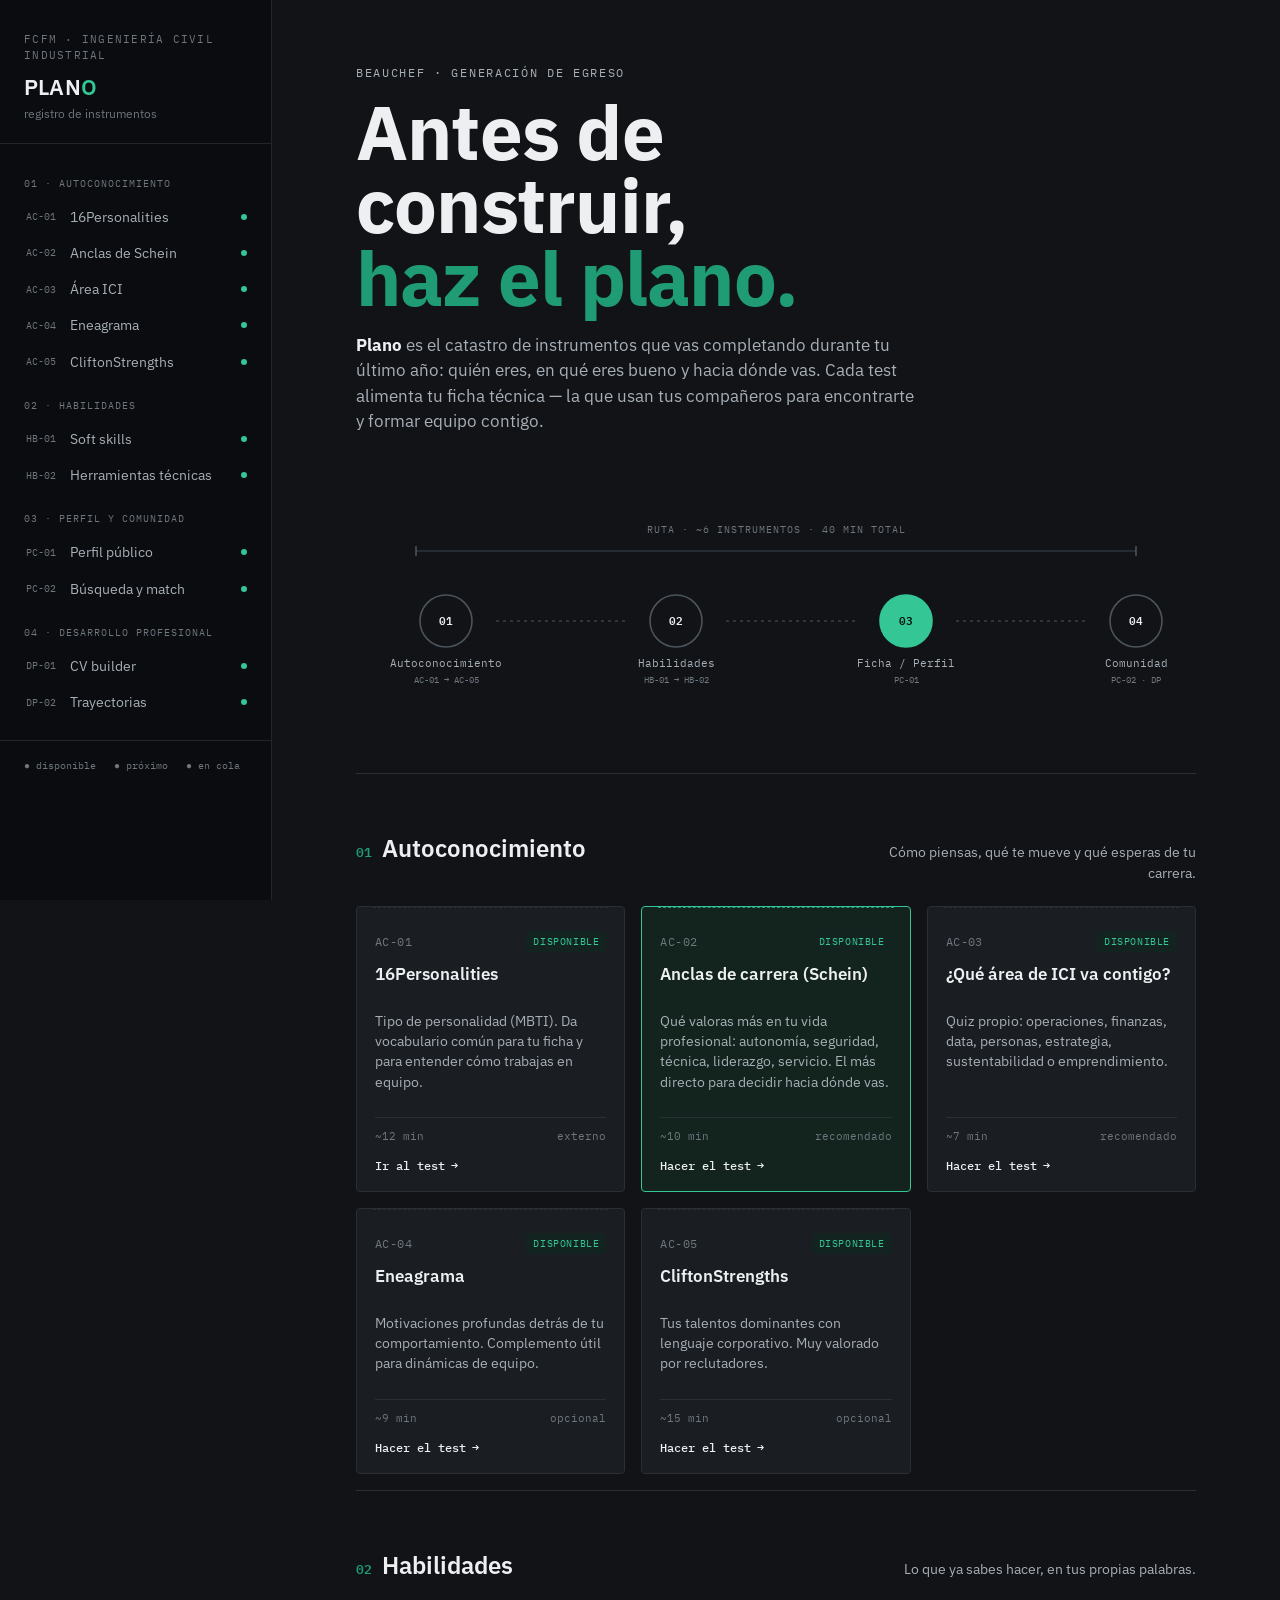
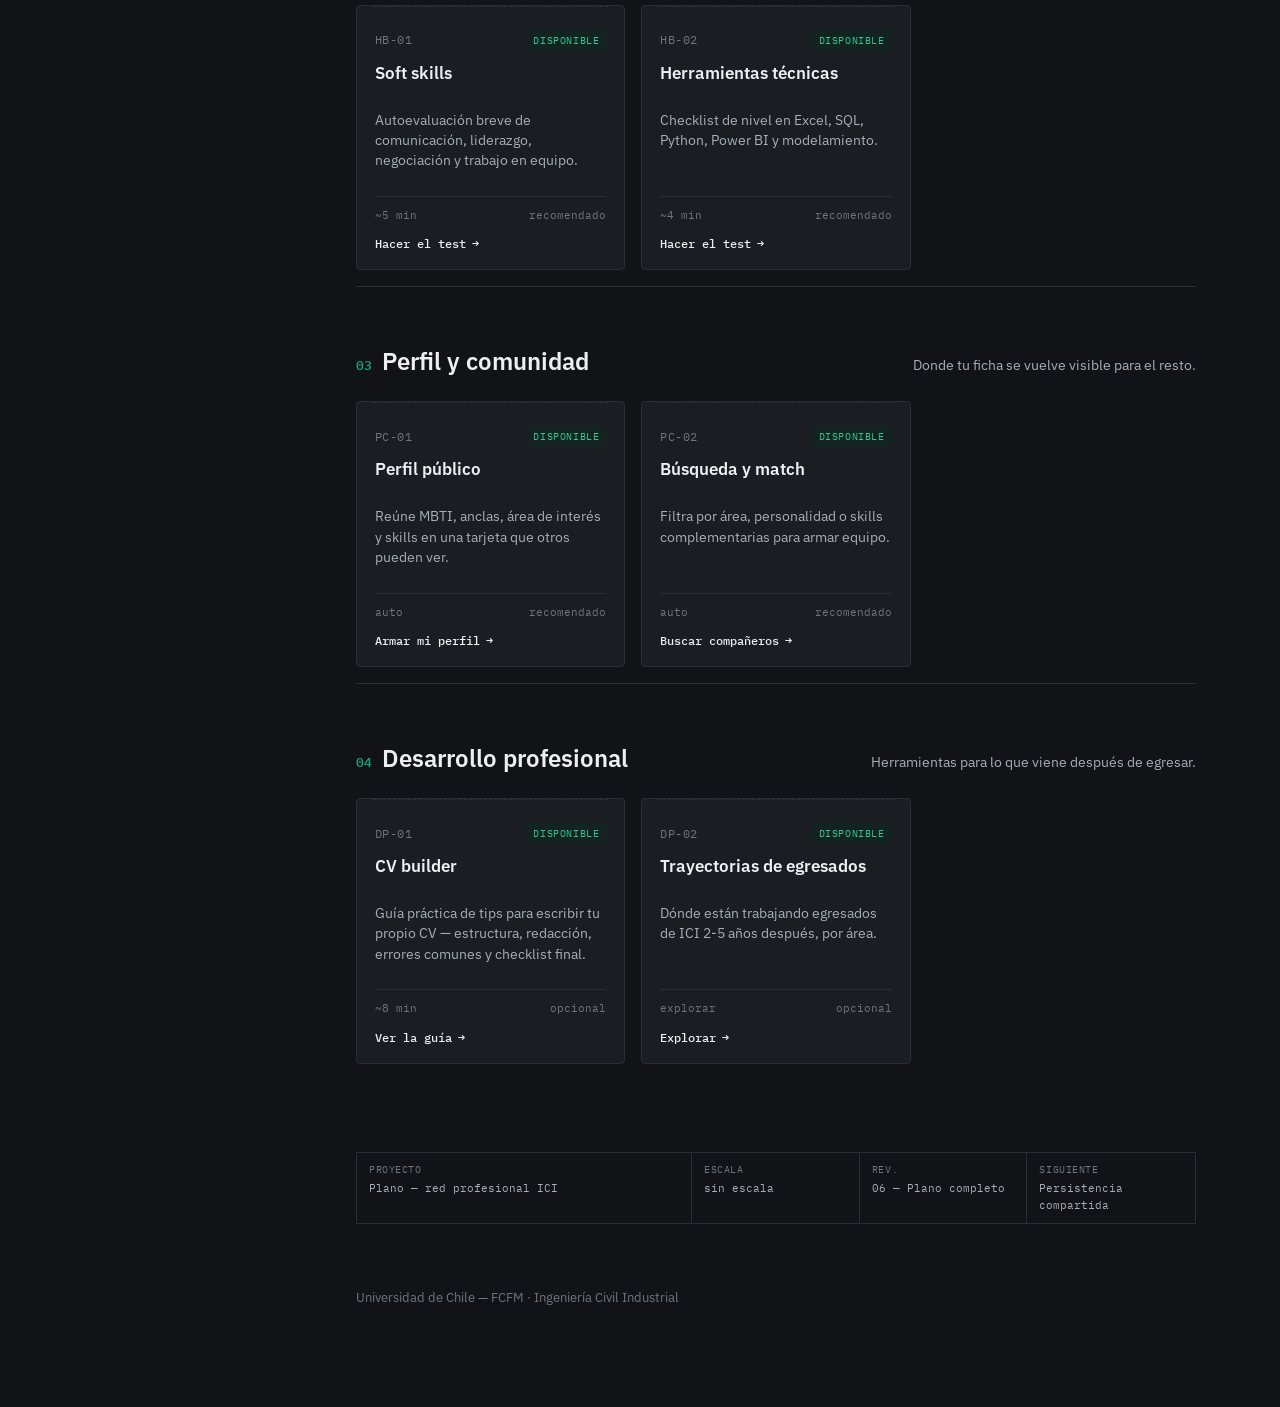
<file: index.html>
<!DOCTYPE html>
<html lang="es">
<head>
<meta charset="UTF-8">
<meta name="viewport" content="width=device-width, initial-scale=1.0">
<title>Plano — Red profesional ICI</title>
<link rel="preconnect" href="https://fonts.googleapis.com">
<link href="https://fonts.googleapis.com/css2?family=IBM+Plex+Sans:wght@400;500;600;700&family=IBM+Plex+Mono:wght@400;500;600&display=swap" rel="stylesheet">
<link rel="stylesheet" href="styles.css">
<style>
  /* ---------- hero ---------- */
  .hero-eyebrow{
    font-family:'IBM Plex Mono', monospace;
    font-size:12px;
    letter-spacing:0.14em;
    text-transform:uppercase;
    color:var(--ink-soft);
    margin-bottom:14px;
  }
  .hero-title{
    font-family:'IBM Plex Sans', sans-serif;
    font-weight:700;
    font-size:clamp(48px, 8vw, 76px);
    line-height:0.96;
    letter-spacing:-0.01em;
    margin:0 0 18px;
  }
  .hero-title em{
    font-style:normal;
    color:var(--accent-deep);
  }
  .hero-sub{
    max-width:560px;
    font-size:17px;
    color:var(--ink-soft);
    margin-bottom:8px;
  }
  .hero-sub strong{color:var(--ink);}

  /* schematic diagram */
  .schematic{
    margin:48px 0 56px;
    width:100%;
    height:auto;
  }
  .schematic text{
    font-family:'IBM Plex Mono', monospace;
  }

  /* ---------- section ---------- */
  .section{
    padding:56px 0 8px;
    border-top:1px solid var(--grid-line);
  }
  .section-head{
    display:flex;
    align-items:baseline;
    justify-content:space-between;
    gap:16px;
    margin-bottom:22px;
    flex-wrap:wrap;
  }
  .section-title{
    font-family:'IBM Plex Sans', sans-serif;
    font-weight:600;
    font-size:24px;
    display:flex;
    align-items:baseline;
    gap:10px;
  }
  .section-num{
    font-family:'IBM Plex Mono', monospace;
    font-size:13px;
    color:var(--accent-deep);
  }
  .section-desc{
    color:var(--ink-soft);
    font-size:14px;
    max-width:340px;
    text-align:right;
  }

  .cards{
    display:grid;
    grid-template-columns:repeat(auto-fill, minmax(260px, 1fr));
    gap:16px;
    margin-bottom:8px;
  }

  .card{
    background:var(--paper-deep);
    border:1px solid var(--grid-line);
    border-radius:var(--radius);
    padding:18px 18px 16px;
    position:relative;
    display:flex;
    flex-direction:column;
    gap:10px;
    transition:transform 0.15s ease, border-color 0.15s ease, box-shadow 0.15s ease;
  }
  .card::before{
    content:"";
    position:absolute;
    top:0; left:16px; right:16px;
    border-top:1px dashed var(--grid-line);
  }
  .card:hover{
    transform:translateY(-2px);
    border-color:var(--ink-faint);
    box-shadow:0 8px 24px rgba(0,0,0,0.45);
  }
  .card.is-next{border-color:var(--accent); background:var(--next-bg);}
  .card.is-next::before{border-top-color:var(--accent-deep);}

  .card-row{
    display:flex;
    align-items:center;
    justify-content:space-between;
    padding-top:6px;
  }
  .card-code{
    font-family:'IBM Plex Mono', monospace;
    font-size:11.5px;
    color:var(--ink-faint);
    letter-spacing:0.04em;
  }
  .badge{
    font-family:'IBM Plex Mono', monospace;
    font-size:10px;
    letter-spacing:0.06em;
    text-transform:uppercase;
    padding:3px 7px;
    border-radius:var(--radius);
    white-space:nowrap;
  }
  .badge.ok{background:var(--ok-bg); color:var(--ok);}
  .badge.wait{background:var(--wait-bg); color:var(--wait);}
  .badge.next{background:var(--accent); color:var(--accent-text);}

  .card-title{
    font-family:'IBM Plex Sans', sans-serif;
    font-weight:600;
    font-size:17px;
    margin:0;
  }
  .card-desc{
    font-size:13.5px;
    color:var(--ink-soft);
    flex-grow:1;
  }
  .card-meta{
    font-family:'IBM Plex Mono', monospace;
    font-size:11px;
    color:var(--ink-faint);
    display:flex;
    justify-content:space-between;
    border-top:1px solid var(--grid-line);
    padding-top:10px;
    margin-top:2px;
  }
  .card-tag{
    display:inline-block;
    font-size:10.5px;
    color:var(--ink-faint);
  }
  .card-cta{
    margin-top:2px;
    display:inline-flex;
    align-items:center;
    gap:6px;
    font-family:'IBM Plex Mono', monospace;
    font-size:12px;
    text-decoration:none;
    color:var(--ink);
    font-weight:500;
  }
  .card-cta.disabled{color:var(--ink-faint); cursor:default;}
  .card-cta .arrow{transition:transform 0.15s ease;}
  a.card-cta:hover .arrow{transform:translateX(3px);}

  @media (max-width: 880px){
    .section-desc{display:none;}
  }
</style>
</head>
<body>

<button class="menu-toggle" id="menuToggle" aria-label="Abrir menú">≡</button>

<div class="shell">

  <nav class="sidebar" id="sidebar">
    <div class="sidebar-brand">
      <div class="sidebar-eyebrow">FCFM · Ingeniería Civil Industrial</div>
      <div class="sidebar-logo">PLAN<span>O</span></div>
      <div class="sidebar-tag">registro de instrumentos</div>
    </div>

    <div class="nav-group">
      <div class="nav-group-title">01 · Autoconocimiento</div>
      <a class="nav-link" href="#autoconocimiento"><span class="nav-code">AC-01</span>16Personalities<span class="nav-dot ok"></span></a>
      <a class="nav-link" href="schein.html"><span class="nav-code">AC-02</span>Anclas de Schein<span class="nav-dot ok"></span></a>
      <a class="nav-link" href="area-ici.html"><span class="nav-code">AC-03</span>Área ICI<span class="nav-dot ok"></span></a>
      <a class="nav-link" href="eneagrama.html"><span class="nav-code">AC-04</span>Eneagrama<span class="nav-dot ok"></span></a>
      <a class="nav-link" href="cliftonstrengths.html"><span class="nav-code">AC-05</span>CliftonStrengths<span class="nav-dot ok"></span></a>
    </div>

    <div class="nav-group">
      <div class="nav-group-title">02 · Habilidades</div>
      <a class="nav-link" href="soft-skills.html"><span class="nav-code">HB-01</span>Soft skills<span class="nav-dot ok"></span></a>
      <a class="nav-link" href="tech-tools.html"><span class="nav-code">HB-02</span>Herramientas técnicas<span class="nav-dot ok"></span></a>
    </div>

    <div class="nav-group">
      <div class="nav-group-title">03 · Perfil y comunidad</div>
      <a class="nav-link" href="perfil.html"><span class="nav-code">PC-01</span>Perfil público<span class="nav-dot ok"></span></a>
      <a class="nav-link" href="buscar.html"><span class="nav-code">PC-02</span>Búsqueda y match<span class="nav-dot ok"></span></a>
    </div>

    <div class="nav-group">
      <div class="nav-group-title">04 · Desarrollo profesional</div>
      <a class="nav-link" href="cv-builder.html"><span class="nav-code">DP-01</span>CV builder<span class="nav-dot ok"></span></a>
      <a class="nav-link" href="trayectorias.html"><span class="nav-code">DP-02</span>Trayectorias<span class="nav-dot ok"></span></a>
    </div>

    <div class="sidebar-foot">
      ● disponible &nbsp; ● próximo &nbsp; ● en cola
    </div>
  </nav>

  <main class="paper">
    <div class="container">

      <div class="hero-eyebrow">Beauchef · generación de egreso</div>
      <h1 class="hero-title">Antes de<br>construir,<br><em>haz el plano.</em></h1>
      <p class="hero-sub">
        <strong>Plano</strong> es el catastro de instrumentos que vas completando durante tu último año:
        quién eres, en qué eres bueno y hacia dónde vas. Cada test alimenta tu ficha técnica —
        la que usan tus compañeros para encontrarte y formar equipo contigo.
      </p>

      <svg class="schematic" viewBox="0 0 840 220" xmlns="http://www.w3.org/2000/svg" role="img" aria-label="Diagrama del flujo: autoconocimiento, habilidades, perfil, comunidad">
        <defs>
          <marker id="tick" markerWidth="10" markerHeight="10" refX="5" refY="5">
            <line x1="5" y1="0" x2="5" y2="10" stroke="#6E767E" stroke-width="1"/>
          </marker>
        </defs>
        <line x1="60" y1="60" x2="780" y2="60" stroke="#3A404A" stroke-width="1" marker-start="url(#tick)" marker-end="url(#tick)"/>
        <text x="420" y="42" text-anchor="middle" font-size="10" fill="#6E767E" letter-spacing="1">RUTA · ~6 INSTRUMENTOS · 40 MIN TOTAL</text>

        <g>
          <circle cx="90" cy="130" r="26" fill="none" stroke="#4B535B" stroke-width="1.6"/>
          <text x="90" y="134" text-anchor="middle" font-size="11" fill="#EDEFF1" font-weight="600">01</text>
          <text x="90" y="176" text-anchor="middle" font-size="11" fill="#A7AFB7">Autoconocimiento</text>
          <text x="90" y="192" text-anchor="middle" font-size="9" fill="#6E767E">AC-01 → AC-05</text>
        </g>

        <line x1="140" y1="130" x2="270" y2="130" stroke="#3A404A" stroke-width="1.4" stroke-dasharray="3 4"/>

        <g>
          <circle cx="320" cy="130" r="26" fill="none" stroke="#4B535B" stroke-width="1.6"/>
          <text x="320" y="134" text-anchor="middle" font-size="11" fill="#EDEFF1" font-weight="600">02</text>
          <text x="320" y="176" text-anchor="middle" font-size="11" fill="#A7AFB7">Habilidades</text>
          <text x="320" y="192" text-anchor="middle" font-size="9" fill="#6E767E">HB-01 → HB-02</text>
        </g>

        <line x1="370" y1="130" x2="500" y2="130" stroke="#3A404A" stroke-width="1.4" stroke-dasharray="3 4"/>

        <g>
          <circle cx="550" cy="130" r="26" fill="#34C795" stroke="#34C795" stroke-width="1.6"/>
          <text x="550" y="134" text-anchor="middle" font-size="11" fill="#08110D" font-weight="600">03</text>
          <text x="550" y="176" text-anchor="middle" font-size="11" fill="#A7AFB7">Ficha / Perfil</text>
          <text x="550" y="192" text-anchor="middle" font-size="9" fill="#6E767E">PC-01</text>
        </g>

        <line x1="600" y1="130" x2="730" y2="130" stroke="#3A404A" stroke-width="1.4" stroke-dasharray="3 4"/>

        <g>
          <circle cx="780" cy="130" r="26" fill="none" stroke="#4B535B" stroke-width="1.6"/>
          <text x="780" y="134" text-anchor="middle" font-size="11" fill="#EDEFF1" font-weight="600">04</text>
          <text x="780" y="176" text-anchor="middle" font-size="11" fill="#A7AFB7">Comunidad</text>
          <text x="780" y="192" text-anchor="middle" font-size="9" fill="#6E767E">PC-02 · DP</text>
        </g>
      </svg>

      <!-- SECTION 01 -->
      <section class="section" id="autoconocimiento">
        <div class="section-head">
          <div class="section-title"><span class="section-num">01</span>Autoconocimiento</div>
          <div class="section-desc">Cómo piensas, qué te mueve y qué esperas de tu carrera.</div>
        </div>
        <div class="cards">

          <div class="card">
            <div class="card-row"><span class="card-code">AC-01</span><span class="badge ok">Disponible</span></div>
            <h3 class="card-title">16Personalities</h3>
            <p class="card-desc">Tipo de personalidad (MBTI). Da vocabulario común para tu ficha y para entender cómo trabajas en equipo.</p>
            <div class="card-meta"><span>~12 min</span><span>externo</span></div>
            <a class="card-cta" href="https://www.16personalities.com/es" target="_blank" rel="noopener">Ir al test <span class="arrow">→</span></a>
          </div>

          <div class="card is-next">
            <div class="card-row"><span class="card-code">AC-02</span><span class="badge ok">Disponible</span></div>
            <h3 class="card-title">Anclas de carrera (Schein)</h3>
            <p class="card-desc">Qué valoras más en tu vida profesional: autonomía, seguridad, técnica, liderazgo, servicio. El más directo para decidir hacia dónde vas.</p>
            <div class="card-meta"><span>~10 min</span><span>recomendado</span></div>
            <a class="card-cta" href="schein.html">Hacer el test <span class="arrow">→</span></a>
          </div>

          <div class="card">
            <div class="card-row"><span class="card-code">AC-03</span><span class="badge ok">Disponible</span></div>
            <h3 class="card-title">¿Qué área de ICI va contigo?</h3>
            <p class="card-desc">Quiz propio: operaciones, finanzas, data, personas, estrategia, sustentabilidad o emprendimiento.</p>
            <div class="card-meta"><span>~7 min</span><span>recomendado</span></div>
            <a class="card-cta" href="area-ici.html">Hacer el test <span class="arrow">→</span></a>
          </div>

          <div class="card">
            <div class="card-row"><span class="card-code">AC-04</span><span class="badge ok">Disponible</span></div>
            <h3 class="card-title">Eneagrama</h3>
            <p class="card-desc">Motivaciones profundas detrás de tu comportamiento. Complemento útil para dinámicas de equipo.</p>
            <div class="card-meta"><span>~9 min</span><span>opcional</span></div>
            <a class="card-cta" href="eneagrama.html">Hacer el test <span class="arrow">→</span></a>
          </div>

          <div class="card">
            <div class="card-row"><span class="card-code">AC-05</span><span class="badge ok">Disponible</span></div>
            <h3 class="card-title">CliftonStrengths</h3>
            <p class="card-desc">Tus talentos dominantes con lenguaje corporativo. Muy valorado por reclutadores.</p>
            <div class="card-meta"><span>~15 min</span><span>opcional</span></div>
            <a class="card-cta" href="cliftonstrengths.html">Hacer el test <span class="arrow">→</span></a>
          </div>

        </div>
      </section>

      <!-- SECTION 02 -->
      <section class="section" id="habilidades">
        <div class="section-head">
          <div class="section-title"><span class="section-num">02</span>Habilidades</div>
          <div class="section-desc">Lo que ya sabes hacer, en tus propias palabras.</div>
        </div>
        <div class="cards">

          <div class="card">
            <div class="card-row"><span class="card-code">HB-01</span><span class="badge ok">Disponible</span></div>
            <h3 class="card-title">Soft skills</h3>
            <p class="card-desc">Autoevaluación breve de comunicación, liderazgo, negociación y trabajo en equipo.</p>
            <div class="card-meta"><span>~5 min</span><span>recomendado</span></div>
            <a class="card-cta" href="soft-skills.html">Hacer el test <span class="arrow">→</span></a>
          </div>

          <div class="card">
            <div class="card-row"><span class="card-code">HB-02</span><span class="badge ok">Disponible</span></div>
            <h3 class="card-title">Herramientas técnicas</h3>
            <p class="card-desc">Checklist de nivel en Excel, SQL, Python, Power BI y modelamiento.</p>
            <div class="card-meta"><span>~4 min</span><span>recomendado</span></div>
            <a class="card-cta" href="tech-tools.html">Hacer el test <span class="arrow">→</span></a>
          </div>

        </div>
      </section>

      <!-- SECTION 03 -->
      <section class="section" id="comunidad">
        <div class="section-head">
          <div class="section-title"><span class="section-num">03</span>Perfil y comunidad</div>
          <div class="section-desc">Donde tu ficha se vuelve visible para el resto.</div>
        </div>
        <div class="cards">

          <div class="card">
            <div class="card-row"><span class="card-code">PC-01</span><span class="badge ok">Disponible</span></div>
            <h3 class="card-title">Perfil público</h3>
            <p class="card-desc">Reúne MBTI, anclas, área de interés y skills en una tarjeta que otros pueden ver.</p>
            <div class="card-meta"><span>auto</span><span>recomendado</span></div>
            <a class="card-cta" href="perfil.html">Armar mi perfil <span class="arrow">→</span></a>
          </div>

          <div class="card">
            <div class="card-row"><span class="card-code">PC-02</span><span class="badge ok">Disponible</span></div>
            <h3 class="card-title">Búsqueda y match</h3>
            <p class="card-desc">Filtra por área, personalidad o skills complementarias para armar equipo.</p>
            <div class="card-meta"><span>auto</span><span>recomendado</span></div>
            <a class="card-cta" href="buscar.html">Buscar compañeros <span class="arrow">→</span></a>
          </div>

        </div>
      </section>

      <!-- SECTION 04 -->
      <section class="section" id="desarrollo">
        <div class="section-head">
          <div class="section-title"><span class="section-num">04</span>Desarrollo profesional</div>
          <div class="section-desc">Herramientas para lo que viene después de egresar.</div>
        </div>
        <div class="cards">

          <div class="card">
            <div class="card-row"><span class="card-code">DP-01</span><span class="badge ok">Disponible</span></div>
            <h3 class="card-title">CV builder</h3>
            <p class="card-desc">Guía práctica de tips para escribir tu propio CV — estructura, redacción, errores comunes y checklist final.</p>
            <div class="card-meta"><span>~8 min</span><span>opcional</span></div>
            <a class="card-cta" href="cv-builder.html">Ver la guía <span class="arrow">→</span></a>
          </div>

          <div class="card">
            <div class="card-row"><span class="card-code">DP-02</span><span class="badge ok">Disponible</span></div>
            <h3 class="card-title">Trayectorias de egresados</h3>
            <p class="card-desc">Dónde están trabajando egresados de ICI 2-5 años después, por área.</p>
            <div class="card-meta"><span>explorar</span><span>opcional</span></div>
            <a class="card-cta" href="trayectorias.html">Explorar <span class="arrow">→</span></a>
          </div>

        </div>
      </section>

      <div class="titleblock">
        <div class="tb-cell"><span class="tb-label">Proyecto</span><span class="tb-value">Plano — red profesional ICI</span></div>
        <div class="tb-cell"><span class="tb-label">Escala</span><span class="tb-value">sin escala</span></div>
        <div class="tb-cell"><span class="tb-label">Rev.</span><span class="tb-value">06 — Plano completo</span></div>
        <div class="tb-cell"><span class="tb-label">Siguiente</span><span class="tb-value">Persistencia compartida</span></div>
      </div>

      <footer class="site-footer">Universidad de Chile — FCFM · Ingeniería Civil Industrial</footer>

    </div>
  </main>

</div>

<script>
  const toggle = document.getElementById('menuToggle');
  const sidebar = document.getElementById('sidebar');
  toggle.addEventListener('click', () => sidebar.classList.toggle('open'));
  document.querySelectorAll('.nav-link').forEach(link => {
    link.addEventListener('click', () => sidebar.classList.remove('open'));
  });

  const sections = document.querySelectorAll('.section');
  const navLinks = document.querySelectorAll('.nav-link');
  const io = new IntersectionObserver((entries) => {
    entries.forEach(entry => {
      if(entry.isIntersecting){
        const id = entry.target.getAttribute('id');
        navLinks.forEach(l => l.classList.toggle('active', l.getAttribute('href') === '#' + id));
      }
    });
  }, { rootMargin: '-40% 0px -50% 0px' });
  sections.forEach(s => io.observe(s));
</script>

</body>
</html>
</file>
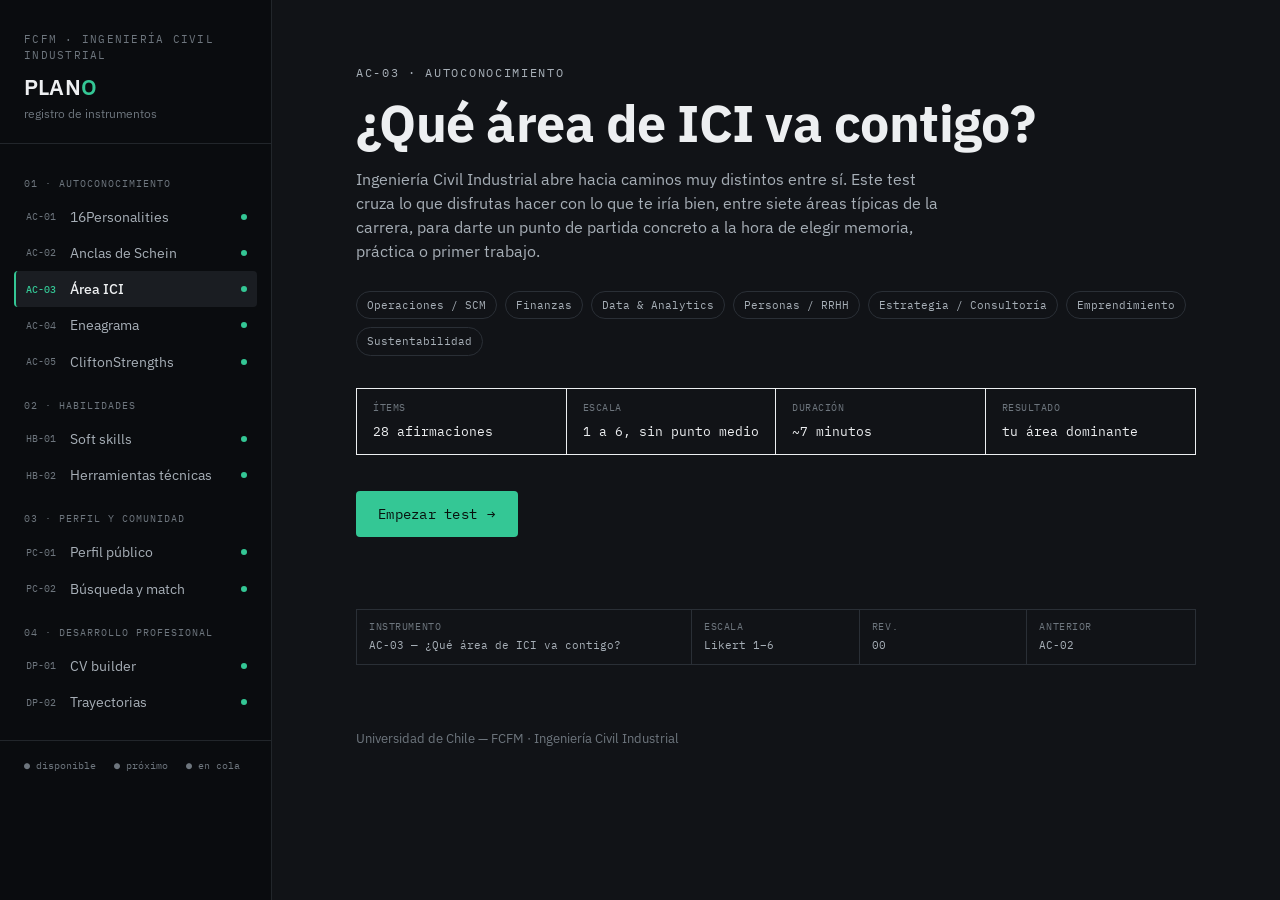
<file: area-ici.html>
<!DOCTYPE html>
<html lang="es">
<head>
<meta charset="UTF-8">
<meta name="viewport" content="width=device-width, initial-scale=1.0">
<title>AC-03 · ¿Qué área de ICI va contigo? — Plano</title>
<link rel="preconnect" href="https://fonts.googleapis.com">
<link href="https://fonts.googleapis.com/css2?family=IBM+Plex+Sans:wght@400;500;600;700&family=IBM+Plex+Mono:wght@400;500;600&display=swap" rel="stylesheet">
<link rel="stylesheet" href="styles.css">
<style>

  /* ---------- intro ---------- */
  .hero-eyebrow{
    font-family:'IBM Plex Mono', monospace;
    font-size:12px;
    letter-spacing:0.14em;
    text-transform:uppercase;
    color:var(--ink-soft);
    margin-bottom:14px;
  }
  .hero-title{
    font-family:'IBM Plex Sans', sans-serif;
    font-weight:700;
    font-size:clamp(34px, 5.6vw, 52px);
    line-height:1.05;
    letter-spacing:-0.01em;
    margin:0 0 16px;
  }
  .hero-sub{
    max-width:600px;
    font-size:16px;
    color:var(--ink-soft);
    margin-bottom:28px;
  }

  .spec-strip{
    display:flex;
    flex-wrap:wrap;
    gap:0;
    border:1px solid var(--ink);
    margin-bottom:36px;
  }
  .spec-cell{
    flex:1 1 140px;
    padding:12px 16px;
    border-right:1px solid var(--ink);
    font-family:'IBM Plex Mono', monospace;
  }
  .spec-cell:last-child{border-right:none;}
  .spec-cell .k{display:block; font-size:9.5px; letter-spacing:0.06em; text-transform:uppercase; color:var(--ink-faint); margin-bottom:3px;}
  .spec-cell .v{font-size:13px; color:var(--ink);}

  .start-btn{
    display:inline-flex;
    align-items:center;
    gap:10px;
    background:var(--accent);
    color:var(--accent-text);
    border:none;
    font-family:'IBM Plex Mono', monospace;
    font-size:13.5px;
    letter-spacing:0.02em;
    padding:14px 22px;
    border-radius:var(--radius);
    cursor:pointer;
    transition:background 0.15s ease, transform 0.15s ease;
  }
  .start-btn:hover{background:var(--accent-deep); transform:translateY(-1px);}
  .start-btn .arrow{transition:transform 0.15s ease;}
  .start-btn:hover .arrow{transform:translateX(3px);}

  /* areas preview row on intro */
  .areas-preview{
    display:flex;
    flex-wrap:wrap;
    gap:8px;
    margin-bottom:32px;
  }
  .area-chip{
    font-family:'IBM Plex Mono', monospace;
    font-size:11px;
    color:var(--ink-soft);
    border:1px solid var(--grid-line);
    padding:5px 10px;
    border-radius:20px;
  }

  /* ---------- quiz ---------- */
  .quiz-wrap{display:none;}
  .quiz-wrap.active{display:block;}
  .intro-wrap.hidden, .results-wrap.hidden{display:none;}

  .progress-rail{margin:8px 0 44px;}
  .progress-meta{
    display:flex;
    justify-content:space-between;
    font-family:'IBM Plex Mono', monospace;
    font-size:11px;
    color:var(--ink-soft);
    margin-bottom:8px;
  }
  .progress-track{
    position:relative;
    height:8px;
    background:var(--grid-line);
    border:1px solid var(--grid-line);
  }
  .progress-fill{
    position:absolute;
    top:0; left:0; bottom:0;
    background:var(--accent);
    width:0%;
    transition:width 0.25s ease;
  }

  .question-code{
    font-family:'IBM Plex Mono', monospace;
    font-size:11px;
    color:var(--accent-deep);
    letter-spacing:0.06em;
    margin-bottom:10px;
  }
  .question-text{
    font-family:'IBM Plex Sans', sans-serif;
    font-weight:600;
    font-size:clamp(22px, 3.4vw, 30px);
    line-height:1.25;
    margin:0 0 40px;
    max-width:640px;
  }

  .scale{max-width:640px; margin-bottom:10px;}
  .scale-row{display:flex; gap:8px;}
  .scale-btn{
    flex:1;
    aspect-ratio:1;
    max-width:64px;
    border:1.5px solid var(--ink);
    background:transparent;
    color:var(--ink);
    font-family:'IBM Plex Mono', monospace;
    font-size:16px;
    font-weight:500;
    border-radius:50%;
    cursor:pointer;
    transition:background 0.12s ease, color 0.12s ease, transform 0.12s ease;
  }
  .scale-btn:hover{transform:translateY(-2px);}
  .scale-btn.selected{background:var(--ink); color:var(--accent);}
  .scale-labels{
    display:flex;
    justify-content:space-between;
    font-size:11.5px;
    color:var(--ink-faint);
    margin-top:10px;
  }

  .quiz-nav{
    display:flex;
    justify-content:space-between;
    align-items:center;
    margin-top:40px;
    max-width:640px;
  }
  .nav-btn{
    font-family:'IBM Plex Mono', monospace;
    font-size:13px;
    background:none;
    border:1px solid var(--ink-faint);
    color:var(--ink);
    padding:10px 18px;
    border-radius:var(--radius);
    cursor:pointer;
    transition:border-color 0.15s ease, background 0.15s ease;
  }
  .nav-btn:hover:not(:disabled){border-color:var(--ink); background:var(--grid-line);}
  .nav-btn:disabled{opacity:0.35; cursor:not-allowed;}
  .nav-btn.primary{background:var(--accent); color:var(--accent-text); border-color:var(--accent);}
  .nav-btn.primary:hover{background:var(--accent-deep);}

  /* ---------- results ---------- */
  .results-eyebrow{
    font-family:'IBM Plex Mono', monospace;
    font-size:12px;
    letter-spacing:0.14em;
    text-transform:uppercase;
    color:var(--accent-deep);
    margin-bottom:10px;
  }
  .results-title{
    font-family:'IBM Plex Sans', sans-serif;
    font-weight:700;
    font-size:clamp(30px, 5vw, 42px);
    margin:0 0 8px;
  }
  .results-sub{
    color:var(--ink-soft);
    max-width:600px;
    margin-bottom:36px;
  }

  .anchor-bar{
    display:grid;
    grid-template-columns:220px 1fr 40px;
    align-items:center;
    gap:14px;
    padding:10px 0;
    border-bottom:1px solid var(--grid-line);
  }
  .anchor-name{
    font-family:'IBM Plex Mono', monospace;
    font-size:12px;
    color:var(--ink);
  }
  .anchor-track{
    height:14px;
    background:var(--grid-line);
    border:1px solid var(--grid-line);
    position:relative;
  }
  .anchor-fill{height:100%; background:var(--ink-faint);}
  .anchor-bar.top-1 .anchor-fill{background:var(--accent);}
  .anchor-bar.top-2 .anchor-fill{background:var(--accent-deep);}
  .anchor-bar.top-1 .anchor-name{color:var(--accent-deep); font-weight:600;}
  .anchor-value{
    font-family:'IBM Plex Mono', monospace;
    font-size:11.5px;
    color:var(--ink-faint);
    text-align:right;
  }

  .anchor-callouts{
    margin-top:40px;
    display:grid;
    grid-template-columns:1fr 1fr;
    gap:16px;
  }
  .callout{
    background:var(--paper-deep);
    border:1px solid var(--grid-line);
    border-left:3px solid var(--accent);
    padding:18px 20px;
  }
  .callout .rank{
    font-family:'IBM Plex Mono', monospace;
    font-size:10.5px;
    letter-spacing:0.08em;
    text-transform:uppercase;
    color:var(--accent-deep);
    margin-bottom:6px;
  }
  .callout h4{
    font-family:'IBM Plex Sans', sans-serif;
    margin:0 0 8px;
    font-size:18px;
  }
  .callout p{
    font-size:13.5px;
    color:var(--ink-soft);
    margin:0;
  }

  .combo-note{
    margin-top:16px;
    font-size:12.5px;
    color:var(--ink-faint);
    max-width:640px;
  }

  .results-actions{
    display:flex;
    gap:12px;
    margin-top:40px;
    flex-wrap:wrap;
  }

  @media (max-width: 620px){
    .anchor-callouts{grid-template-columns:1fr;}
    .anchor-bar{grid-template-columns:128px 1fr 32px; gap:8px;}
    .scale-btn{max-width:44px; font-size:13px;}
  }
</style>
</head>
<body>

<button class="menu-toggle" id="menuToggle" aria-label="Abrir menú">≡</button>

<div class="shell">

  <nav class="sidebar" id="sidebar">
    <div class="sidebar-brand">
      <a href="index.html" style="text-decoration:none;">
        <div class="sidebar-eyebrow">FCFM · Ingeniería Civil Industrial</div>
        <div class="sidebar-logo">PLAN<span>O</span></div>
      </a>
      <div class="sidebar-tag">registro de instrumentos</div>
    </div>

    <div class="nav-group">
      <div class="nav-group-title">01 · Autoconocimiento</div>
      <a class="nav-link" href="index.html#autoconocimiento"><span class="nav-code">AC-01</span>16Personalities<span class="nav-dot ok"></span></a>
      <a class="nav-link" href="schein.html"><span class="nav-code">AC-02</span>Anclas de Schein<span class="nav-dot ok"></span></a>
      <a class="nav-link active" href="area-ici.html"><span class="nav-code">AC-03</span>Área ICI<span class="nav-dot ok"></span></a>
      <a class="nav-link" href="eneagrama.html"><span class="nav-code">AC-04</span>Eneagrama<span class="nav-dot ok"></span></a>
      <a class="nav-link" href="cliftonstrengths.html"><span class="nav-code">AC-05</span>CliftonStrengths<span class="nav-dot ok"></span></a>
    </div>

    <div class="nav-group">
      <div class="nav-group-title">02 · Habilidades</div>
      <a class="nav-link" href="soft-skills.html"><span class="nav-code">HB-01</span>Soft skills<span class="nav-dot ok"></span></a>
      <a class="nav-link" href="tech-tools.html"><span class="nav-code">HB-02</span>Herramientas técnicas<span class="nav-dot ok"></span></a>
    </div>

    <div class="nav-group">
      <div class="nav-group-title">03 · Perfil y comunidad</div>
      <a class="nav-link" href="perfil.html"><span class="nav-code">PC-01</span>Perfil público<span class="nav-dot ok"></span></a>
      <a class="nav-link" href="buscar.html"><span class="nav-code">PC-02</span>Búsqueda y match<span class="nav-dot ok"></span></a>
    </div>

    <div class="nav-group">
      <div class="nav-group-title">04 · Desarrollo profesional</div>
      <a class="nav-link" href="cv-builder.html"><span class="nav-code">DP-01</span>CV builder<span class="nav-dot ok"></span></a>
      <a class="nav-link" href="trayectorias.html"><span class="nav-code">DP-02</span>Trayectorias<span class="nav-dot ok"></span></a>
    </div>

    <div class="sidebar-foot">
      ● disponible &nbsp; ● próximo &nbsp; ● en cola
    </div>
  </nav>

  <main class="paper">
    <div class="container">

      <!-- ============ INTRO ============ -->
      <div class="intro-wrap" id="introWrap">
        <div class="hero-eyebrow">AC-03 · Autoconocimiento</div>
        <h1 class="hero-title">¿Qué área de ICI va contigo?</h1>
        <p class="hero-sub">
          Ingeniería Civil Industrial abre hacia caminos muy distintos entre sí. Este test cruza lo que
          disfrutas hacer con lo que te iría bien, entre siete áreas típicas de la carrera, para darte
          un punto de partida concreto a la hora de elegir memoria, práctica o primer trabajo.
        </p>

        <div class="areas-preview">
          <span class="area-chip">Operaciones / SCM</span>
          <span class="area-chip">Finanzas</span>
          <span class="area-chip">Data & Analytics</span>
          <span class="area-chip">Personas / RRHH</span>
          <span class="area-chip">Estrategia / Consultoría</span>
          <span class="area-chip">Emprendimiento</span>
          <span class="area-chip">Sustentabilidad</span>
        </div>

        <div class="spec-strip">
          <div class="spec-cell"><span class="k">Ítems</span><span class="v">28 afirmaciones</span></div>
          <div class="spec-cell"><span class="k">Escala</span><span class="v">1 a 6, sin punto medio</span></div>
          <div class="spec-cell"><span class="k">Duración</span><span class="v">~7 minutos</span></div>
          <div class="spec-cell"><span class="k">Resultado</span><span class="v">tu área dominante</span></div>
        </div>

        <button class="start-btn" id="startBtn">Empezar test <span class="arrow">→</span></button>
      </div>

      <!-- ============ QUIZ ============ -->
      <div class="quiz-wrap" id="quizWrap">
        <div class="progress-rail">
          <div class="progress-meta">
            <span id="progressLabel">Pregunta 01 / 28</span>
            <span>AC-03 · Área ICI</span>
          </div>
          <div class="progress-track"><div class="progress-fill" id="progressFill"></div></div>
        </div>

        <div class="question-code" id="questionCode">ÍTEM 01</div>
        <h2 class="question-text" id="questionText">—</h2>

        <div class="scale">
          <div class="scale-row" id="scaleRow"></div>
          <div class="scale-labels">
            <span>Muy en desacuerdo</span>
            <span>Muy de acuerdo</span>
          </div>
        </div>

        <div class="quiz-nav">
          <button class="nav-btn" id="prevBtn">← Anterior</button>
          <button class="nav-btn primary" id="nextBtn" disabled>Siguiente →</button>
        </div>
      </div>

      <!-- ============ RESULTS ============ -->
      <div class="results-wrap hidden" id="resultsWrap">
        <div class="results-eyebrow">Resultado · AC-03</div>
        <h2 class="results-title">Tu ficha de área</h2>
        <p class="results-sub">Puntaje por área (máximo 24 cada una). Muchas trayectorias reales viven en el cruce de tus dos áreas más altas, no solo en la primera.</p>

        <div id="barsContainer"></div>

        <div class="anchor-callouts" id="calloutsContainer"></div>
        <p class="combo-note" id="comboNote"></p>

        <div class="share-box">
          <span class="label">Enviar resultado a tu correo</span>
          <div class="share-row">
            <input type="email" class="share-input" id="emailInput" placeholder="tu-correo@ing.uchile.cl">
            <button class="share-btn" id="emailBtn">Enviar por correo →</button>
          </div>
          <p class="share-note">Se abre tu aplicación de correo con el resultado ya redactado, listo para enviar.</p>
          <p class="share-error" id="emailError">Ingresa un correo válido antes de continuar.</p>
        </div>

        <div class="results-actions">
          <button class="nav-btn" id="retakeBtn">↺ Repetir test</button>
          <a class="nav-btn primary" href="index.html">Volver al índice →</a>
        </div>
      </div>

      <div class="titleblock">
        <div class="tb-cell"><span class="tb-label">Instrumento</span><span class="tb-value">AC-03 — ¿Qué área de ICI va contigo?</span></div>
        <div class="tb-cell"><span class="tb-label">Escala</span><span class="tb-value">Likert 1–6</span></div>
        <div class="tb-cell"><span class="tb-label">Rev.</span><span class="tb-value">00</span></div>
        <div class="tb-cell"><span class="tb-label">Anterior</span><span class="tb-value">AC-02</span></div>
      </div>

      <footer class="site-footer">Universidad de Chile — FCFM · Ingeniería Civil Industrial</footer>

    </div>
  </main>

</div>

<script>
  /* ---------------- data ---------------- */
  const ANCHORS = {
    OPS: { name: "Operaciones / SCM",         desc: "Te mueve la eficiencia de procesos reales: producción, logística, cadena de suministro. Roles afines: Supply Chain, Operaciones, Mejora Continua, Planificación." },
    FIN: { name: "Finanzas",                  desc: "Te mueve el lenguaje de los números y el valor. Roles afines: Banca de inversión, Corporate Finance, Tesorería, Evaluación de proyectos." },
    DAT: { name: "Data & Analytics",          desc: "Te mueve encontrar patrones y construir con datos. Roles afines: Data Analyst, Data Scientist, Business Intelligence, Analytics." },
    PER: { name: "Personas / RRHH",           desc: "Te mueve el desarrollo de personas y equipos. Roles afines: RRHH, Desarrollo Organizacional, People Analytics, Cultura y Talento." },
    EST: { name: "Estrategia / Consultoría",  desc: "Te mueve resolver problemas de negocio amplios. Roles afines: Consultoría estratégica, Corporate Strategy, Planificación Estratégica, PMO." },
    EMP: { name: "Emprendimiento",            desc: "Te mueve construir algo propio desde cero. Roles afines: Fundador/a de startup, Venture Building, Innovación Corporativa." },
    SUS: { name: "Sustentabilidad",           desc: "Te mueve el impacto ambiental y social del negocio. Roles afines: Sustentabilidad Corporativa, ESG, Economía Circular, Impacto Social." }
  };

  const QUESTIONS = [
    ["Me atrae optimizar procesos productivos o logísticos para que funcionen mejor.", "OPS"],
    ["Me interesa entender cómo se financia y valora un proyecto o una empresa.", "FIN"],
    ["Me interesa transformar datos en decisiones concretas para el negocio.", "DAT"],
    ["Me interesa cómo se diseñan los equipos, la cultura y el desarrollo de las personas en una organización.", "PER"],
    ["Me interesa resolver problemas de negocio amplios que combinan varias áreas a la vez.", "EST"],
    ["Me atrae la idea de crear mi propio negocio o proyecto desde cero.", "EMP"],
    ["Me interesa que mi trabajo tenga un impacto ambiental o social positivo, no solo financiero.", "SUS"],
    ["Disfruto pensar en cómo mover, producir o distribuir algo de forma más eficiente.", "OPS"],
    ["Disfruto trabajar con modelos financieros, flujos de caja o evaluación de inversiones.", "FIN"],
    ["Disfruto programar, modelar o construir dashboards más que gestionar personas.", "DAT"],
    ["Disfruto mediar conversaciones difíciles o ayudar a que un equipo funcione mejor.", "PER"],
    ["Disfruto analizar una industria completa y proponer hacia dónde debería moverse una empresa.", "EST"],
    ["Disfruto validar una idea de negocio hablando con clientes reales, aunque sea incómodo.", "EMP"],
    ["Disfruto pensar en cómo una empresa puede operar de forma más responsable con su entorno.", "SUS"],
    ["Me interesa lo que pasa en la planta, la bodega o el centro de distribución, no solo en la oficina.", "OPS"],
    ["Me atrae el mundo de la banca, el mercado de capitales o el corporate finance.", "FIN"],
    ["Me atrae aprender herramientas como Python, SQL o machine learning aplicado a negocios.", "DAT"],
    ["Me atrae el reclutamiento, la gestión del talento o el desarrollo organizacional.", "PER"],
    ["Me atrae el mundo de la consultoría estratégica o el trabajo con directorios y gerencias.", "EST"],
    ["Prefiero asumir el riesgo de emprender antes que la estabilidad de un sueldo fijo.", "EMP"],
    ["Me atraen temas como economía circular, cambio climático o ESG.", "SUS"],
    ["Prefiero resolver cuellos de botella concretos antes que diseñar estrategias de largo plazo.", "OPS"],
    ["Prefiero decisiones que se puedan justificar con números duros antes que con intuición.", "FIN"],
    ["Prefiero encontrar el patrón detrás de los datos antes que ejecutar la acción final.", "DAT"],
    ["Prefiero trabajar en el \"cómo\" colaboran las personas antes que en el proceso técnico en sí.", "PER"],
    ["Prefiero preguntas abiertas de \"qué deberíamos hacer\" antes que ejecutar una tarea ya definida.", "EST"],
    ["Me interesa más construir algo nuevo que optimizar algo que ya existe.", "EMP"],
    ["Elegiría un proyecto con propósito ambiental o social aunque el crecimiento profesional sea más lento.", "SUS"]
  ];

  /* ---------------- state ---------------- */
  let current = 0;
  const answers = new Array(QUESTIONS.length).fill(null);

  const introWrap = document.getElementById('introWrap');
  const quizWrap = document.getElementById('quizWrap');
  const resultsWrap = document.getElementById('resultsWrap');
  const startBtn = document.getElementById('startBtn');
  const progressFill = document.getElementById('progressFill');
  const progressLabel = document.getElementById('progressLabel');
  const questionCode = document.getElementById('questionCode');
  const questionText = document.getElementById('questionText');
  const scaleRow = document.getElementById('scaleRow');
  const prevBtn = document.getElementById('prevBtn');
  const nextBtn = document.getElementById('nextBtn');
  const retakeBtn = document.getElementById('retakeBtn');
  let lastRanked = [];

  for(let i = 1; i <= 6; i++){
    const btn = document.createElement('button');
    btn.className = 'scale-btn';
    btn.textContent = i;
    btn.type = 'button';
    btn.addEventListener('click', () => selectAnswer(i));
    scaleRow.appendChild(btn);
  }

  function renderQuestion(){
    const [text, code] = QUESTIONS[current];
    questionCode.textContent = 'ÍTEM ' + String(current + 1).padStart(2, '0');
    questionText.textContent = text;
    progressLabel.textContent = 'Pregunta ' + String(current + 1).padStart(2, '0') + ' / ' + QUESTIONS.length;
    progressFill.style.width = ((current) / QUESTIONS.length * 100) + '%';

    [...scaleRow.children].forEach((btn, idx) => {
      btn.classList.toggle('selected', answers[current] === idx + 1);
    });

    prevBtn.disabled = current === 0;
    nextBtn.disabled = answers[current] === null;
    nextBtn.textContent = current === QUESTIONS.length - 1 ? 'Ver resultado →' : 'Siguiente →';
  }

  function selectAnswer(value){
    answers[current] = value;
    renderQuestion();
  }

  startBtn.addEventListener('click', () => {
    introWrap.classList.add('hidden');
    quizWrap.classList.add('active');
    renderQuestion();
  });

  prevBtn.addEventListener('click', () => {
    if(current > 0){ current--; renderQuestion(); }
  });

  nextBtn.addEventListener('click', () => {
    if(answers[current] === null) return;
    if(current < QUESTIONS.length - 1){
      current++;
      renderQuestion();
    } else {
      showResults();
    }
  });

  document.addEventListener('keydown', (e) => {
    if(!quizWrap.classList.contains('active')) return;
    if(['1','2','3','4','5','6'].includes(e.key)) selectAnswer(parseInt(e.key));
    if(e.key === 'ArrowRight' && !nextBtn.disabled) nextBtn.click();
    if(e.key === 'ArrowLeft' && !prevBtn.disabled) prevBtn.click();
  });

  function showResults(){
    quizWrap.classList.remove('active');
    resultsWrap.classList.remove('hidden');
    progressFill.style.width = '100%';

    const scores = {};
    Object.keys(ANCHORS).forEach(k => scores[k] = 0);
    QUESTIONS.forEach(([text, code], idx) => {
      scores[code] += answers[idx];
    });

    const ranked = Object.entries(scores).sort((a, b) => b[1] - a[1]);
    lastRanked = ranked;
    try{localStorage.setItem('plano_ac03',JSON.stringify(ranked.slice(0,2).map(r=>ANCHORS[r[0]].name)));}catch(e){}

    const barsContainer = document.getElementById('barsContainer');
    barsContainer.innerHTML = '';
    ranked.forEach(([code, score], rank) => {
      const row = document.createElement('div');
      row.className = 'anchor-bar' + (rank === 0 ? ' top-1' : rank === 1 ? ' top-2' : '');
      row.innerHTML = `
        <span class="anchor-name">${ANCHORS[code].name}</span>
        <div class="anchor-track"><div class="anchor-fill" style="width:${(score/24*100).toFixed(0)}%"></div></div>
        <span class="anchor-value">${score}/24</span>
      `;
      barsContainer.appendChild(row);
    });

    const calloutsContainer = document.getElementById('calloutsContainer');
    calloutsContainer.innerHTML = '';
    ranked.slice(0, 2).forEach(([code, score], rank) => {
      const div = document.createElement('div');
      div.className = 'callout';
      div.innerHTML = `
        <div class="rank">${rank === 0 ? 'Área dominante' : 'Segunda área'}</div>
        <h4>${ANCHORS[code].name}</h4>
        <p>${ANCHORS[code].desc}</p>
      `;
      calloutsContainer.appendChild(div);
    });

    const [topCode] = ranked[0];
    const [secondCode] = ranked[1];
    document.getElementById('comboNote').textContent =
      `Vale la pena mirar también el cruce entre ${ANCHORS[topCode].name} y ${ANCHORS[secondCode].name}: bastantes roles interesantes viven justo en esa intersección, no en ninguna de las dos por separado.`;
  }

  retakeBtn.addEventListener('click', () => {
    current = 0;
    answers.fill(null);
    resultsWrap.classList.add('hidden');
    introWrap.classList.remove('hidden');
  });

  /* ---------------- send result by email (mailto) ---------------- */
  const emailInput = document.getElementById('emailInput');
  const emailBtn = document.getElementById('emailBtn');
  const emailError = document.getElementById('emailError');

  emailBtn.addEventListener('click', () => {
    const email = emailInput.value.trim();
    const valid = /^[^\s@]+@[^\s@]+\.[^\s@]+$/.test(email);
    if(!valid){
      emailError.classList.add('visible');
      return;
    }
    emailError.classList.remove('visible');

    const lines = lastRanked.map(([code, score], i) =>
      `${i + 1}. ${ANCHORS[code].name} — ${score}/24`
    ).join('\n');

    const [topCode] = lastRanked[0];
    const subject = 'Mi resultado — AC-03 ¿Qué área de ICI va contigo?';
    const body =
`Resultado del test "¿Qué área de ICI va contigo?" — Plano, ICI U. de Chile

Área dominante: ${ANCHORS[topCode].name}
${ANCHORS[topCode].desc}

Puntaje completo:
${lines}

Generado en Plano — red profesional ICI.`;

    const mailto = `mailto:${encodeURIComponent(email)}?subject=${encodeURIComponent(subject)}&body=${encodeURIComponent(body)}`;
    window.location.href = mailto;
  });

  /* ---------------- sidebar mobile toggle ---------------- */
  const toggle = document.getElementById('menuToggle');
  const sidebar = document.getElementById('sidebar');
  toggle.addEventListener('click', () => sidebar.classList.toggle('open'));
</script>

</body>
</html>
</file>
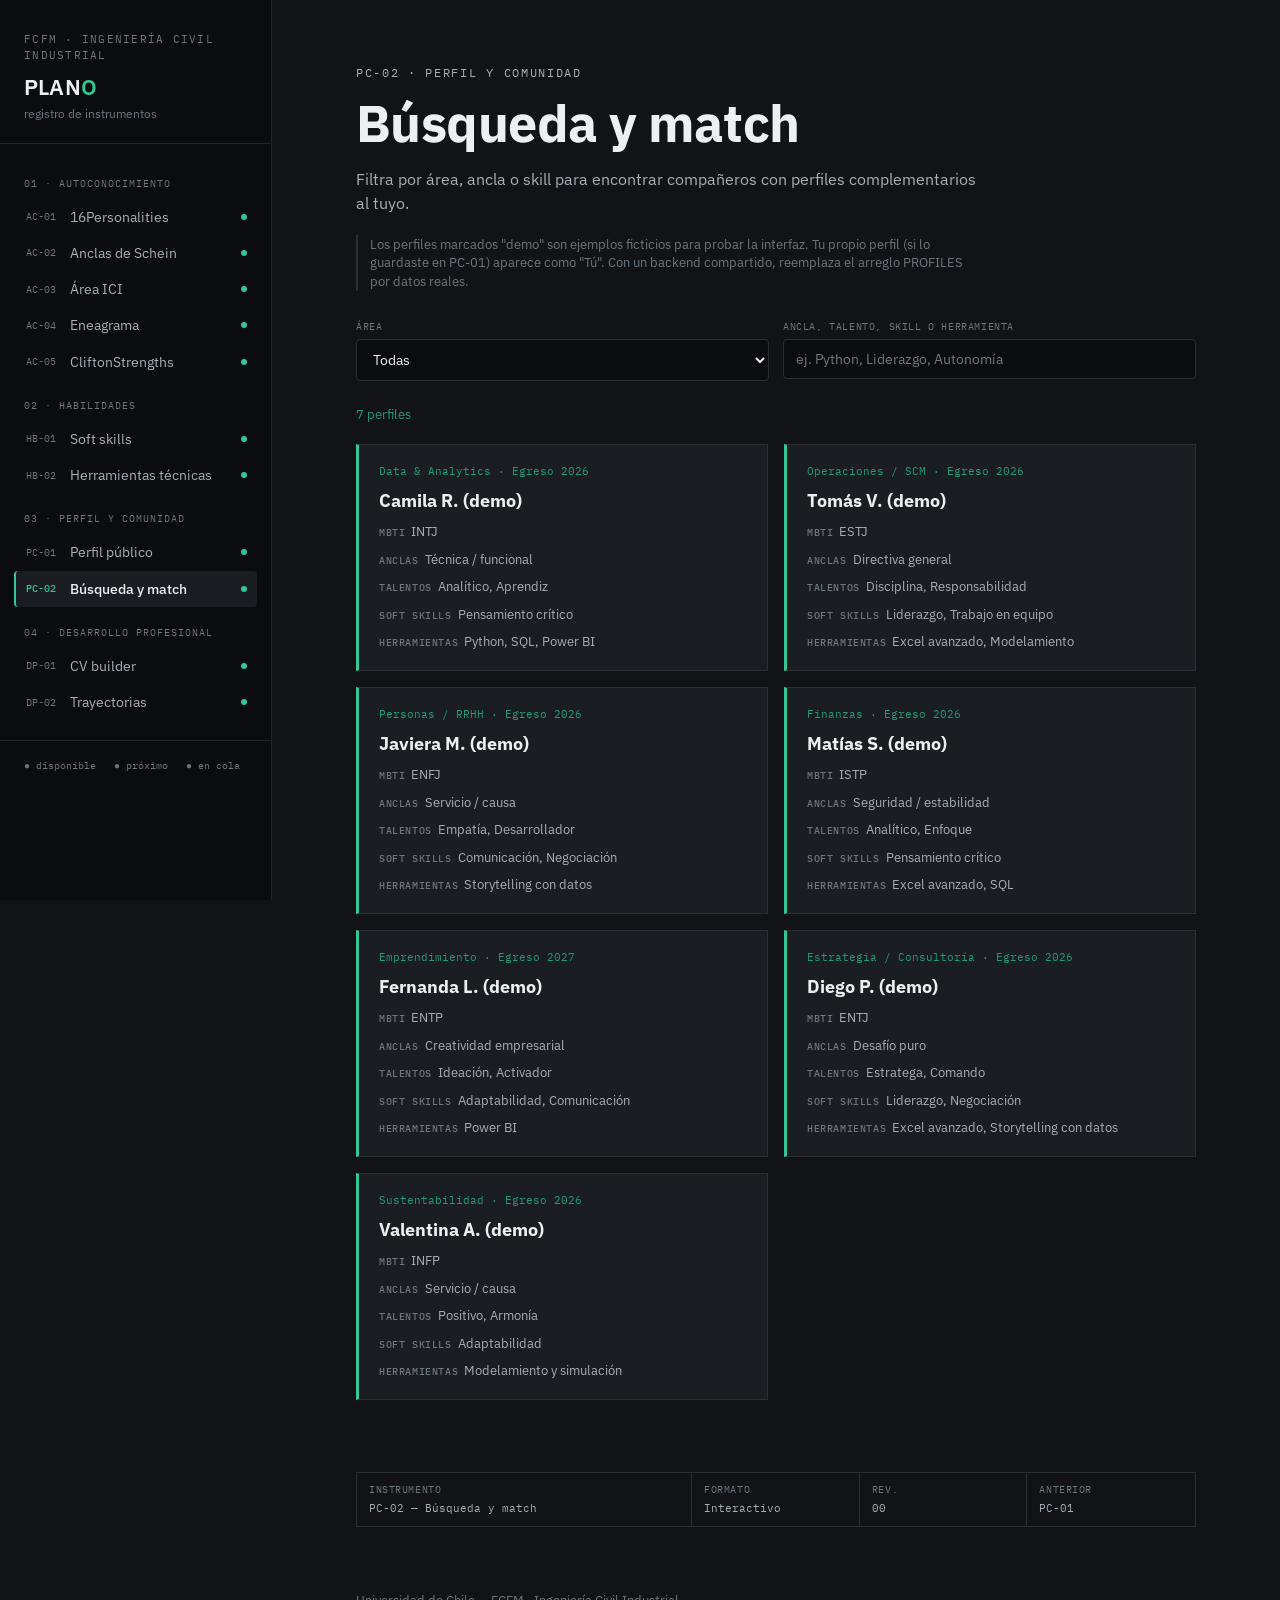
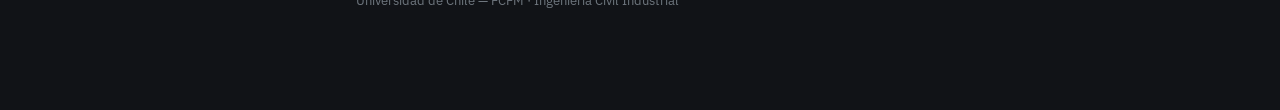
<file: buscar.html>
<!DOCTYPE html>
<html lang="es">
<head>
<meta charset="UTF-8">
<meta name="viewport" content="width=device-width, initial-scale=1.0">
<title>PC-02 · Búsqueda y match — Plano</title>
<link rel="preconnect" href="https://fonts.googleapis.com">
<link href="https://fonts.googleapis.com/css2?family=IBM+Plex+Sans:wght@400;500;600;700&family=IBM+Plex+Mono:wght@400;500;600&display=swap" rel="stylesheet">
<link rel="stylesheet" href="styles.css">
<style>
  .hero-eyebrow{font-family:'IBM Plex Mono',monospace;font-size:12px;letter-spacing:.14em;text-transform:uppercase;color:var(--ink-soft);margin-bottom:14px;}
  .hero-title{font-weight:700;font-size:clamp(34px,5.6vw,52px);line-height:1.05;letter-spacing:-.01em;margin:0 0 16px;}
  .hero-sub{max-width:620px;color:var(--ink-soft);margin-bottom:20px;}
  .disclaimer{font-size:12.5px;color:var(--ink-faint);max-width:620px;margin-bottom:28px;padding-left:12px;border-left:2px solid var(--grid-line);}
  .nav-btn{font-family:'IBM Plex Mono',monospace;font-size:13px;background:none;border:1px solid var(--ink-faint);color:var(--ink);padding:10px 18px;border-radius:var(--radius);cursor:pointer;text-decoration:none;display:inline-flex;}
  .nav-btn:hover{border-color:var(--ink);} .nav-btn.primary{background:var(--accent);color:var(--accent-text);border-color:var(--accent);} .nav-btn.primary:hover{background:var(--accent-deep);}
  .fgrid{display:grid;grid-template-columns:1fr 1fr;gap:14px;margin-bottom:24px;}
  .field label{display:block;font-family:'IBM Plex Mono',monospace;font-size:10px;letter-spacing:.06em;text-transform:uppercase;color:var(--ink-faint);margin-bottom:5px;}
  .field input,.field select{width:100%;padding:10px 12px;border:1px solid var(--grid-line);border-radius:var(--radius);background:var(--panel);color:var(--ink);font:14px 'IBM Plex Sans',sans-serif;}
  .field input:focus,.field select:focus{outline:2px solid var(--accent);outline-offset:1px;}
  .pcard{background:var(--paper-deep);border:1px solid var(--grid-line);border-left:3px solid var(--accent);padding:18px 20px;display:flex;flex-direction:column;gap:8px;}
  .pcard h3{margin:0;font-size:18px;} .pcard .meta{font-family:'IBM Plex Mono',monospace;font-size:11px;color:var(--accent-deep);}
  .pcard .row{font-size:13px;color:var(--ink-soft);} .pcard .row b{font-family:'IBM Plex Mono',monospace;font-size:10px;letter-spacing:.06em;text-transform:uppercase;color:var(--ink-faint);font-weight:500;margin-right:6px;}
  .cards2{display:grid;grid-template-columns:repeat(auto-fill,minmax(280px,1fr));gap:16px;margin-top:20px;}
  .actions{display:flex;gap:12px;flex-wrap:wrap;margin-top:20px;}
  .msg{font-size:12.5px;color:var(--accent-deep);margin-top:10px;min-height:18px;}
  @media (max-width:620px){.fgrid{grid-template-columns:1fr;}}
</style>
</head>
<body>
<button class="menu-toggle" id="menuToggle" aria-label="Abrir menú">≡</button>
<div class="shell">
  <nav class="sidebar" id="sidebar">
    <div class="sidebar-brand">
      <a href="index.html" style="text-decoration:none;">
        <div class="sidebar-eyebrow">FCFM · Ingeniería Civil Industrial</div>
        <div class="sidebar-logo">PLAN<span>O</span></div>
      </a>
      <div class="sidebar-tag">registro de instrumentos</div>
    </div>

    <div class="nav-group">
      <div class="nav-group-title">01 · Autoconocimiento</div>
      <a class="nav-link" href="index.html#autoconocimiento"><span class="nav-code">AC-01</span>16Personalities<span class="nav-dot ok"></span></a>
      <a class="nav-link" href="schein.html"><span class="nav-code">AC-02</span>Anclas de Schein<span class="nav-dot ok"></span></a>
      <a class="nav-link" href="area-ici.html"><span class="nav-code">AC-03</span>Área ICI<span class="nav-dot ok"></span></a>
      <a class="nav-link" href="eneagrama.html"><span class="nav-code">AC-04</span>Eneagrama<span class="nav-dot ok"></span></a>
      <a class="nav-link" href="cliftonstrengths.html"><span class="nav-code">AC-05</span>CliftonStrengths<span class="nav-dot ok"></span></a>
    </div>

    <div class="nav-group">
      <div class="nav-group-title">02 · Habilidades</div>
      <a class="nav-link" href="soft-skills.html"><span class="nav-code">HB-01</span>Soft skills<span class="nav-dot ok"></span></a>
      <a class="nav-link" href="tech-tools.html"><span class="nav-code">HB-02</span>Herramientas técnicas<span class="nav-dot ok"></span></a>
    </div>

    <div class="nav-group">
      <div class="nav-group-title">03 · Perfil y comunidad</div>
      <a class="nav-link" href="perfil.html"><span class="nav-code">PC-01</span>Perfil público<span class="nav-dot ok"></span></a>
      <a class="nav-link active" href="buscar.html"><span class="nav-code">PC-02</span>Búsqueda y match<span class="nav-dot ok"></span></a>
    </div>

    <div class="nav-group">
      <div class="nav-group-title">04 · Desarrollo profesional</div>
      <a class="nav-link" href="cv-builder.html"><span class="nav-code">DP-01</span>CV builder<span class="nav-dot ok"></span></a>
      <a class="nav-link" href="trayectorias.html"><span class="nav-code">DP-02</span>Trayectorias<span class="nav-dot ok"></span></a>
    </div>

    <div class="sidebar-foot">
      ● disponible &nbsp; ● próximo &nbsp; ● en cola
    </div>
  </nav>
  <main class="paper">
    <div class="container">
      <div class="hero-eyebrow">PC-02 · Perfil y comunidad</div>
      <h1 class="hero-title">Búsqueda y match</h1>
      <p class="hero-sub">Filtra por área, ancla o skill para encontrar compañeros con perfiles complementarios al tuyo.</p>
      <p class="disclaimer">Los perfiles marcados "demo" son ejemplos ficticios para probar la interfaz. Tu propio perfil (si lo guardaste en PC-01) aparece como "Tú". Con un backend compartido, reemplaza el arreglo PROFILES por datos reales.</p>
      <div class="fgrid">
        <div class="field"><label for="q_area">Área</label><select id="q_area"><option value="">Todas</option><option>Operaciones / SCM</option><option>Finanzas</option><option>Data & Analytics</option><option>Personas / RRHH</option><option>Estrategia / Consultoría</option><option>Emprendimiento</option><option>Sustentabilidad</option></select></div>
        <div class="field"><label for="q_text">Ancla, talento, skill o herramienta</label><input id="q_text" placeholder="ej. Python, Liderazgo, Autonomía"></div>
      </div>
      <div class="msg" id="count"></div>
      <div class="cards2" id="list"></div>
      <div class="titleblock">
        <div class="tb-cell"><span class="tb-label">Instrumento</span><span class="tb-value">PC-02 — Búsqueda y match</span></div>
        <div class="tb-cell"><span class="tb-label">Formato</span><span class="tb-value">Interactivo</span></div>
        <div class="tb-cell"><span class="tb-label">Rev.</span><span class="tb-value">00</span></div>
        <div class="tb-cell"><span class="tb-label">Anterior</span><span class="tb-value">PC-01</span></div>
      </div>
      <footer class="site-footer">Universidad de Chile — FCFM · Ingeniería Civil Industrial</footer>
    </div>
  </main>
</div>
<script>
const $=id=>document.getElementById(id);
$('menuToggle').addEventListener('click',()=>$('sidebar').classList.toggle('open'));
const PROFILES=[
{name:'Camila R. (demo)',area:'Data & Analytics',gen:'2026',mbti:'INTJ',ancla:'Técnica / funcional',tal:'Analítico, Aprendiz',soft:'Pensamiento crítico',tools:'Python, SQL, Power BI'},
{name:'Tomás V. (demo)',area:'Operaciones / SCM',gen:'2026',mbti:'ESTJ',ancla:'Directiva general',tal:'Disciplina, Responsabilidad',soft:'Liderazgo, Trabajo en equipo',tools:'Excel avanzado, Modelamiento'},
{name:'Javiera M. (demo)',area:'Personas / RRHH',gen:'2026',mbti:'ENFJ',ancla:'Servicio / causa',tal:'Empatía, Desarrollador',soft:'Comunicación, Negociación',tools:'Storytelling con datos'},
{name:'Matías S. (demo)',area:'Finanzas',gen:'2026',mbti:'ISTP',ancla:'Seguridad / estabilidad',tal:'Analítico, Enfoque',soft:'Pensamiento crítico',tools:'Excel avanzado, SQL'},
{name:'Fernanda L. (demo)',area:'Emprendimiento',gen:'2027',mbti:'ENTP',ancla:'Creatividad empresarial',tal:'Ideación, Activador',soft:'Adaptabilidad, Comunicación',tools:'Power BI'},
{name:'Diego P. (demo)',area:'Estrategia / Consultoría',gen:'2026',mbti:'ENTJ',ancla:'Desafío puro',tal:'Estratega, Comando',soft:'Liderazgo, Negociación',tools:'Excel avanzado, Storytelling con datos'},
{name:'Valentina A. (demo)',area:'Sustentabilidad',gen:'2026',mbti:'INFP',ancla:'Servicio / causa',tal:'Positivo, Armonía',soft:'Adaptabilidad',tools:'Modelamiento y simulación'}
];
try{const me=JSON.parse(localStorage.getItem('plano_profile'));if(me&&me.name){me.name=me.name+' (Tú)';PROFILES.unshift(me);}}catch(e){}
const esc=s=>String(s).replace(/[&<>]/g,c=>({'&':'&amp;','<':'&lt;','>':'&gt;'}[c]));
const ROWS=[['mbti','MBTI'],['ancla','Anclas'],['tal','Talentos'],['soft','Soft skills'],['tools','Herramientas']];
function draw(){
  const a=$('q_area').value,t=$('q_text').value.trim().toLowerCase();
  const r=PROFILES.filter(p=>(!a||p.area===a)&&(!t||[p.mbti,p.ancla,p.enea,p.tal,p.soft,p.tools].join(' ').toLowerCase().includes(t)));
  $('count').textContent=r.length+' perfil'+(r.length===1?'':'es');
  $('list').innerHTML=r.map(p=>'<div class="pcard"><div class="meta">'+esc([p.area,p.gen&&'Egreso '+p.gen].filter(Boolean).join(' · '))+'</div><h3>'+esc(p.name)+'</h3>'+ROWS.filter(x=>p[x[0]]).map(x=>'<div class="row"><b>'+x[1]+'</b>'+esc(p[x[0]])+'</div>').join('')+'</div>').join('');
}
$('q_area').addEventListener('change',draw);$('q_text').addEventListener('input',draw);draw();
</script>
</body>
</html>
</file>
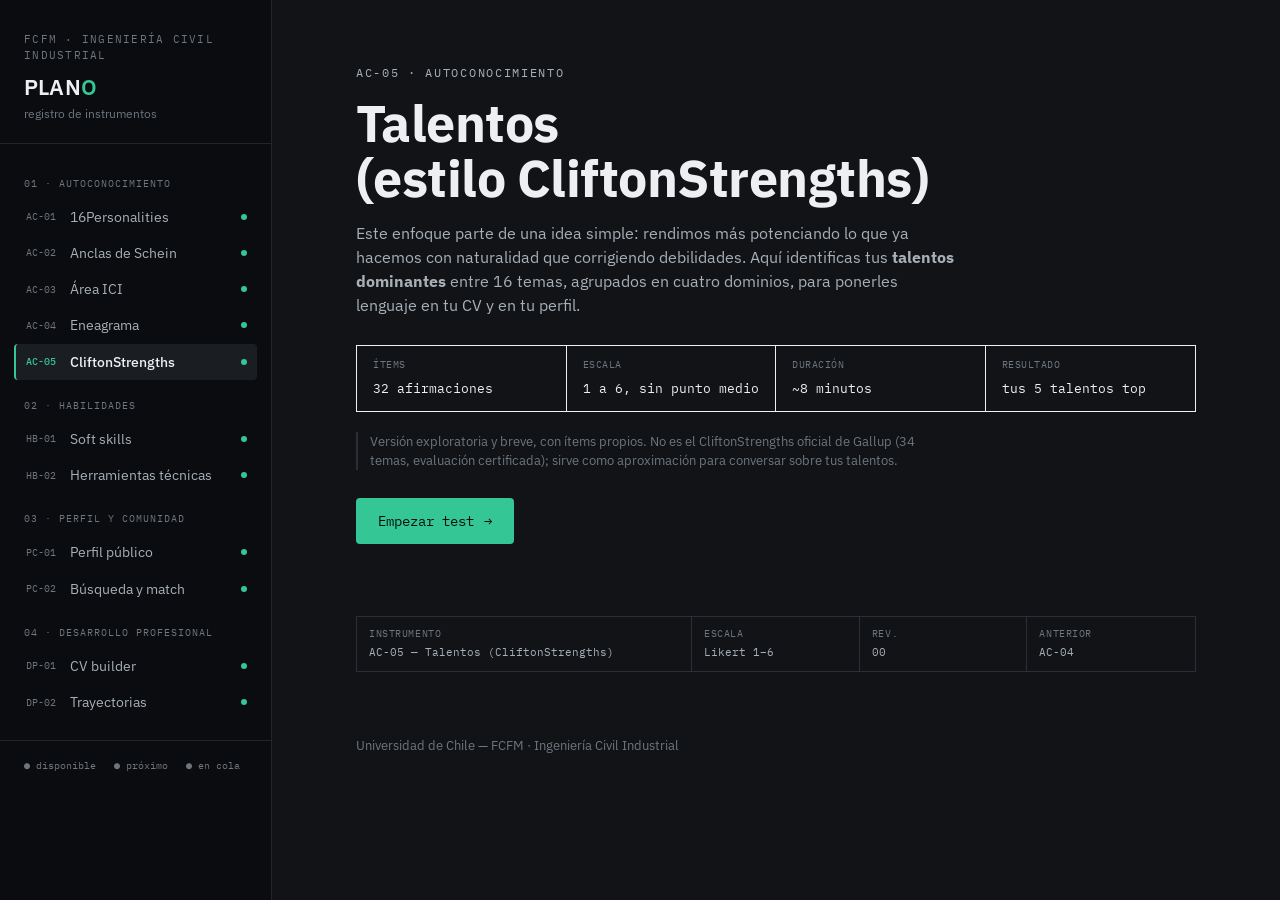
<file: cliftonstrengths.html>
<!DOCTYPE html>
<html lang="es">
<head>
<meta charset="UTF-8">
<meta name="viewport" content="width=device-width, initial-scale=1.0">
<title>AC-05 · Talentos (CliftonStrengths) — Plano</title>
<link rel="preconnect" href="https://fonts.googleapis.com">
<link href="https://fonts.googleapis.com/css2?family=IBM+Plex+Sans:wght@400;500;600;700&family=IBM+Plex+Mono:wght@400;500;600&display=swap" rel="stylesheet">
<link rel="stylesheet" href="styles.css">
<style>
  .hero-eyebrow{font-family:'IBM Plex Mono',monospace;font-size:12px;letter-spacing:.14em;text-transform:uppercase;color:var(--ink-soft);margin-bottom:14px;}
  .hero-title{font-weight:700;font-size:clamp(34px,5.6vw,52px);line-height:1.05;letter-spacing:-.01em;margin:0 0 16px;}
  .hero-sub{max-width:600px;color:var(--ink-soft);margin-bottom:28px;}
  .spec-strip{display:flex;flex-wrap:wrap;border:1px solid var(--ink);margin-bottom:20px;}
  .spec-cell{flex:1 1 140px;padding:12px 16px;border-right:1px solid var(--ink);font-family:'IBM Plex Mono',monospace;}
  .spec-cell:last-child{border-right:none;}
  .spec-cell .k{display:block;font-size:9.5px;letter-spacing:.06em;text-transform:uppercase;color:var(--ink-faint);margin-bottom:3px;}
  .spec-cell .v{font-size:13px;}
  .disclaimer{font-size:12.5px;color:var(--ink-faint);max-width:600px;margin-bottom:28px;padding-left:12px;border-left:2px solid var(--grid-line);}
  .start-btn,.nav-btn{font-family:'IBM Plex Mono',monospace;cursor:pointer;border-radius:var(--radius);text-decoration:none;display:inline-flex;align-items:center;gap:10px;}
  .start-btn{background:var(--accent);color:var(--accent-text);border:none;font-size:13.5px;padding:14px 22px;}
  .start-btn:hover,.nav-btn.primary:hover{background:var(--accent-deep);}
  .quiz-wrap{display:none;} .quiz-wrap.active{display:block;}
  .hidden{display:none;}
  .progress-rail{margin:8px 0 44px;}
  .progress-meta{display:flex;justify-content:space-between;font-family:'IBM Plex Mono',monospace;font-size:11px;color:var(--ink-soft);margin-bottom:8px;}
  .progress-track{position:relative;height:8px;background:var(--grid-line);border:1px solid var(--grid-line);}
  .progress-fill{position:absolute;top:0;left:0;bottom:0;background:var(--accent);width:0;transition:width .25s ease;}
  .question-code{font-family:'IBM Plex Mono',monospace;font-size:11px;color:var(--accent-deep);letter-spacing:.06em;margin-bottom:10px;}
  .question-text{font-weight:600;font-size:clamp(22px,3.4vw,30px);line-height:1.25;margin:0 0 40px;max-width:640px;}
  .scale{max-width:640px;} .scale-row{display:flex;gap:8px;}
  .scale-btn{flex:1;aspect-ratio:1;max-width:64px;border:1.5px solid var(--ink);background:transparent;color:var(--ink);font-family:'IBM Plex Mono',monospace;font-size:16px;border-radius:50%;cursor:pointer;transition:transform .12s ease;}
  .scale-btn:hover{transform:translateY(-2px);}
  .scale-btn.selected{background:var(--ink);color:var(--accent);}
  .scale-labels{display:flex;justify-content:space-between;font-size:11.5px;color:var(--ink-faint);margin-top:10px;}
  .quiz-nav{display:flex;justify-content:space-between;margin-top:40px;max-width:640px;}
  .nav-btn{font-size:13px;background:none;border:1px solid var(--ink-faint);color:var(--ink);padding:10px 18px;}
  .nav-btn:hover:not(:disabled){border-color:var(--ink);background:var(--grid-line);}
  .nav-btn:disabled{opacity:.35;cursor:not-allowed;}
  .nav-btn.primary{background:var(--accent);color:var(--accent-text);border-color:var(--accent);}
  .dom{font-size:10px;color:var(--ink-faint);display:block;font-weight:400;}
  .note{margin-top:16px;font-size:12.5px;color:var(--ink-faint);max-width:640px;}
  @media (max-width:620px){.scale-btn{max-width:44px;font-size:13px;}}
</style>
</head>
<body>

<button class="menu-toggle" id="menuToggle" aria-label="Abrir menú">≡</button>

<div class="shell">

  <nav class="sidebar" id="sidebar">
    <div class="sidebar-brand">
      <a href="index.html" style="text-decoration:none;">
        <div class="sidebar-eyebrow">FCFM · Ingeniería Civil Industrial</div>
        <div class="sidebar-logo">PLAN<span>O</span></div>
      </a>
      <div class="sidebar-tag">registro de instrumentos</div>
    </div>

    <div class="nav-group">
      <div class="nav-group-title">01 · Autoconocimiento</div>
      <a class="nav-link" href="index.html#autoconocimiento"><span class="nav-code">AC-01</span>16Personalities<span class="nav-dot ok"></span></a>
      <a class="nav-link" href="schein.html"><span class="nav-code">AC-02</span>Anclas de Schein<span class="nav-dot ok"></span></a>
      <a class="nav-link" href="area-ici.html"><span class="nav-code">AC-03</span>Área ICI<span class="nav-dot ok"></span></a>
      <a class="nav-link" href="eneagrama.html"><span class="nav-code">AC-04</span>Eneagrama<span class="nav-dot ok"></span></a>
      <a class="nav-link active" href="cliftonstrengths.html"><span class="nav-code">AC-05</span>CliftonStrengths<span class="nav-dot ok"></span></a>
    </div>

    <div class="nav-group">
      <div class="nav-group-title">02 · Habilidades</div>
      <a class="nav-link" href="soft-skills.html"><span class="nav-code">HB-01</span>Soft skills<span class="nav-dot ok"></span></a>
      <a class="nav-link" href="tech-tools.html"><span class="nav-code">HB-02</span>Herramientas técnicas<span class="nav-dot ok"></span></a>
    </div>

    <div class="nav-group">
      <div class="nav-group-title">03 · Perfil y comunidad</div>
      <a class="nav-link" href="perfil.html"><span class="nav-code">PC-01</span>Perfil público<span class="nav-dot ok"></span></a>
      <a class="nav-link" href="buscar.html"><span class="nav-code">PC-02</span>Búsqueda y match<span class="nav-dot ok"></span></a>
    </div>

    <div class="nav-group">
      <div class="nav-group-title">04 · Desarrollo profesional</div>
      <a class="nav-link" href="cv-builder.html"><span class="nav-code">DP-01</span>CV builder<span class="nav-dot ok"></span></a>
      <a class="nav-link" href="trayectorias.html"><span class="nav-code">DP-02</span>Trayectorias<span class="nav-dot ok"></span></a>
    </div>

    <div class="sidebar-foot">
      ● disponible &nbsp; ● próximo &nbsp; ● en cola
    </div>
  </nav>

  <main class="paper">
    <div class="container">

      <div id="introWrap">
        <div class="hero-eyebrow">AC-05 · Autoconocimiento</div>
        <h1 class="hero-title">Talentos<br>(estilo CliftonStrengths)</h1>
        <p class="hero-sub">
          Este enfoque parte de una idea simple: rendimos más potenciando lo que ya hacemos con naturalidad
          que corrigiendo debilidades. Aquí identificas tus <strong>talentos dominantes</strong> entre 16 temas,
          agrupados en cuatro dominios, para ponerles lenguaje en tu CV y en tu perfil.
        </p>
        <div class="spec-strip">
          <div class="spec-cell"><span class="k">Ítems</span><span class="v">32 afirmaciones</span></div>
          <div class="spec-cell"><span class="k">Escala</span><span class="v">1 a 6, sin punto medio</span></div>
          <div class="spec-cell"><span class="k">Duración</span><span class="v">~8 minutos</span></div>
          <div class="spec-cell"><span class="k">Resultado</span><span class="v">tus 5 talentos top</span></div>
        </div>
        <p class="disclaimer">Versión exploratoria y breve, con ítems propios. No es el CliftonStrengths oficial de Gallup (34 temas, evaluación certificada); sirve como aproximación para conversar sobre tus talentos.</p>
        <button class="start-btn" id="startBtn">Empezar test <span>→</span></button>
      </div>

      <div class="quiz-wrap" id="quizWrap">
        <div class="progress-rail">
          <div class="progress-meta"><span id="progressLabel">Pregunta 01 / 32</span><span>AC-05 · Talentos</span></div>
          <div class="progress-track"><div class="progress-fill" id="progressFill"></div></div>
        </div>
        <div class="question-code" id="questionCode">ÍTEM 01</div>
        <h2 class="question-text" id="questionText">—</h2>
        <div class="scale">
          <div class="scale-row" id="scaleRow"></div>
          <div class="scale-labels"><span>Muy en desacuerdo</span><span>Muy de acuerdo</span></div>
        </div>
        <div class="quiz-nav">
          <button class="nav-btn" id="prevBtn">← Anterior</button>
          <button class="nav-btn primary" id="nextBtn" disabled>Siguiente →</button>
        </div>
      </div>

      <div class="hidden" id="resultsWrap">
        <div class="results-eyebrow">Resultado · AC-05</div>
        <h2 class="results-title">Tu ficha de talentos</h2>
        <p class="results-sub">Puntaje por talento (máximo 12 cada uno). Los cinco más altos son tus talentos dominantes; los dos primeros se destacan abajo.</p>
        <div id="barsContainer"></div>
        <div class="anchor-callouts" id="calloutsContainer"></div>
        <p class="note" id="topNote"></p>

        <div class="share-box">
          <span class="label">Enviar resultado a tu correo</span>
          <div class="share-row">
            <input type="email" class="share-input" id="emailInput" placeholder="tu-correo@ing.uchile.cl">
            <button class="share-btn" id="emailBtn">Enviar por correo →</button>
          </div>
          <p class="share-note">Se abre tu aplicación de correo con el resultado ya redactado, listo para enviar.</p>
          <p class="share-error" id="emailError">Ingresa un correo válido antes de continuar.</p>
        </div>

        <div class="results-actions">
          <button class="nav-btn" id="retakeBtn">↺ Repetir test</button>
          <a class="nav-btn primary" href="index.html">Volver al índice →</a>
        </div>
      </div>

      <div class="titleblock">
        <div class="tb-cell"><span class="tb-label">Instrumento</span><span class="tb-value">AC-05 — Talentos (CliftonStrengths)</span></div>
        <div class="tb-cell"><span class="tb-label">Escala</span><span class="tb-value">Likert 1–6</span></div>
        <div class="tb-cell"><span class="tb-label">Rev.</span><span class="tb-value">00</span></div>
        <div class="tb-cell"><span class="tb-label">Anterior</span><span class="tb-value">AC-04</span></div>
      </div>

      <footer class="site-footer">Universidad de Chile — FCFM · Ingeniería Civil Industrial</footer>
    </div>
  </main>
</div>

<script>
  const T = {
    ACH:["Logro","Ejecución","Te impulsa el avance constante: sientes que cada día debe terminar con algo cumplido."],
    DIS:["Disciplina","Ejecución","Aportas estructura, rutinas y orden; haces predecible y limpio lo que otros ven caótico."],
    RES:["Responsabilidad","Ejecución","Asumes los compromisos como propios y respondes por ellos hasta el final."],
    FOC:["Enfoque","Ejecución","Defines una meta clara y filtras todo lo que te aleja de ella."],
    COM:["Comando","Influencia","Tomas posición y dirección con naturalidad cuando el grupo lo necesita."],
    CMU:["Comunicación","Influencia","Pones ideas en palabras claras y atractivas, a una persona o a una sala."],
    CPT:["Competitividad","Influencia","Te mides contra otros y contra estándares; ganar te activa."],
    ACT:["Activador","Influencia","Conviertes ideas en acción; prefieres empezar antes que seguir planificando."],
    EMP:["Empatía","Relaciones","Percibes lo que sienten otros y lo usas para conectar y apoyar."],
    ARM:["Armonía","Relaciones","Buscas puntos en común y reduces el conflicto para avanzar juntos."],
    DEV:["Desarrollador","Relaciones","Detectas el potencial en otros y disfrutas verlos crecer."],
    POS:["Positivo","Relaciones","Contagias energía y entusiasmo; haces que el trabajo se sienta liviano."],
    STR:["Estratega","Pensamiento","Ves patrones y caminos alternativos para llegar a donde quieres."],
    ANA:["Analítico","Pensamiento","Pides evidencia, buscas causas y separas lo que importa de lo que no."],
    IDE:["Ideación","Pensamiento","Te fascinan las ideas nuevas y las conexiones inesperadas entre cosas."],
    LRN:["Aprendiz","Pensamiento","Te energiza aprender; el proceso de dominar algo importa tanto como el resultado."]
  };
  const Q = [
    ["Me siento satisfecho/a solo cuando termino cosas concretas durante el día.","ACH"],
    ["Trabajo muchas horas sin que me lo pidan cuando hay algo por lograr.","ACH"],
    ["Me organizo con listas, rutinas y plazos que respeto.","DIS"],
    ["El desorden o los imprevistos me incomodan hasta que los ordeno.","DIS"],
    ["Si me comprometo con algo, lo cumplo aunque me cueste.","RES"],
    ["Me incomoda dejar un trabajo a medias o delegar mi parte.","RES"],
    ["Con una meta clara, me cuesta distraerme con otras cosas.","FOC"],
    ["Pregunto \"¿esto nos acerca al objetivo?\" antes de dedicar tiempo.","FOC"],
    ["Cuando nadie decide, tiendo a asumir la dirección.","COM"],
    ["No me cuesta decir lo que pienso y defender una postura.","COM"],
    ["Me resulta fácil explicar ideas complejas de forma atractiva.","CMU"],
    ["Disfruto presentar o contar historias ante un grupo.","CMU"],
    ["Me motiva compararme con otros y superar sus resultados.","CPT"],
    ["Rindo más cuando hay un ranking, una meta exigente o un rival.","CPT"],
    ["Prefiero probar algo ya, aunque sea imperfecto, que seguir discutiéndolo.","ACT"],
    ["Me impaciento cuando un grupo planifica demasiado sin avanzar.","ACT"],
    ["Noto el estado de ánimo de las personas incluso sin que lo digan.","EMP"],
    ["Las emociones de quienes me rodean influyen en mis propias decisiones.","EMP"],
    ["Evito los choques y busco acuerdos que dejen conformes a todos.","ARM"],
    ["Me incomodan las discusiones que no llevan a ningún lado.","ARM"],
    ["Me entusiasma ver cómo otra persona mejora gracias a mi apoyo.","DEV"],
    ["Recuerdo en qué ha progresado alguien y se lo hago notar.","DEV"],
    ["Suelo ver el lado bueno y animar al grupo cuando está cansado.","POS"],
    ["Me gusta celebrar logros pequeños y hacer el ambiente más ligero.","POS"],
    ["Cuando enfrento un problema, imagino rápido varias rutas posibles.","STR"],
    ["Anticipo obstáculos y ajusto el plan antes de que aparezcan.","STR"],
    ["Antes de aceptar una afirmación, quiero ver los datos que la respaldan.","ANA"],
    ["Me gusta buscar la causa raíz detrás de un resultado.","ANA"],
    ["Mi cabeza genera ideas nuevas constantemente, incluso sin buscarlas.","IDE"],
    ["Disfruto conectar temas que parecen no tener relación.","IDE"],
    ["Aprender algo nuevo me da más energía que dominar lo que ya sé.","LRN"],
    ["Me veo estudiando por gusto, sin que haya una nota o un título de por medio.","LRN"]
  ];

  let current = 0, lastRanked = [];
  const answers = new Array(Q.length).fill(null);
  const $ = id => document.getElementById(id);
  const scaleRow = $('scaleRow'), prevBtn = $('prevBtn'), nextBtn = $('nextBtn');

  for(let i = 1; i <= 6; i++){
    const b = document.createElement('button');
    b.className = 'scale-btn'; b.type = 'button'; b.textContent = i;
    b.addEventListener('click', () => { answers[current] = i; render(); });
    scaleRow.appendChild(b);
  }

  function render(){
    $('questionCode').textContent = 'ÍTEM ' + String(current + 1).padStart(2,'0');
    $('questionText').textContent = Q[current][0];
    $('progressLabel').textContent = 'Pregunta ' + String(current + 1).padStart(2,'0') + ' / ' + Q.length;
    $('progressFill').style.width = (current / Q.length * 100) + '%';
    [...scaleRow.children].forEach((b, i) => b.classList.toggle('selected', answers[current] === i + 1));
    prevBtn.disabled = current === 0;
    nextBtn.disabled = answers[current] === null;
    nextBtn.textContent = current === Q.length - 1 ? 'Ver resultado →' : 'Siguiente →';
  }

  $('startBtn').addEventListener('click', () => { $('introWrap').classList.add('hidden'); $('quizWrap').classList.add('active'); render(); });
  prevBtn.addEventListener('click', () => { if(current > 0){ current--; render(); } });
  nextBtn.addEventListener('click', () => {
    if(answers[current] === null) return;
    if(current < Q.length - 1){ current++; render(); } else showResults();
  });
  document.addEventListener('keydown', e => {
    if(!$('quizWrap').classList.contains('active')) return;
    if('123456'.includes(e.key) && e.key) { answers[current] = parseInt(e.key); render(); }
    if(e.key === 'ArrowRight' && !nextBtn.disabled) nextBtn.click();
    if(e.key === 'ArrowLeft' && !prevBtn.disabled) prevBtn.click();
  });

  function showResults(){
    $('quizWrap').classList.remove('active');
    $('resultsWrap').classList.remove('hidden');
    const scores = {};
    Object.keys(T).forEach(k => scores[k] = 0);
    Q.forEach(([, c], i) => scores[c] += answers[i]);
    const ranked = Object.entries(scores).sort((a, b) => b[1] - a[1]);
    lastRanked = ranked;
    try{localStorage.setItem('plano_ac05',JSON.stringify(ranked.slice(0,5).map(r=>T[r[0]][0])));}catch(e){}

    $('barsContainer').innerHTML = ranked.map(([c, s], r) => `
      <div class="anchor-bar${r === 0 ? ' top-1' : r === 1 ? ' top-2' : ''}">
        <span class="anchor-name">${T[c][0]}<span class="dom">${T[c][1]}${r < 5 ? ' · top 5' : ''}</span></span>
        <div class="anchor-track"><div class="anchor-fill" style="width:${(s/12*100).toFixed(0)}%"></div></div>
        <span class="anchor-value">${s}/12</span>
      </div>`).join('');

    $('calloutsContainer').innerHTML = ranked.slice(0, 2).map(([c], r) => `
      <div class="callout">
        <div class="rank">${r === 0 ? 'Talento dominante' : 'Segundo talento'} · ${T[c][1]}</div>
        <h4>${T[c][0]}</h4>
        <p>${T[c][2]}</p>
      </div>`).join('');

    const counts = {};
    ranked.slice(0, 5).forEach(([c]) => counts[T[c][1]] = (counts[T[c][1]] || 0) + 1);
    const dom = Object.entries(counts).sort((a, b) => b[1] - a[1])[0][0];
    $('topNote').textContent = `Tus cinco talentos top: ${ranked.slice(0,5).map(([c]) => T[c][0]).join(', ')}. El dominio que más pesa en ellos es ${dom}.`;
  }

  $('retakeBtn').addEventListener('click', () => {
    current = 0; answers.fill(null);
    $('resultsWrap').classList.add('hidden');
    $('introWrap').classList.remove('hidden');
  });

  $('emailBtn').addEventListener('click', () => {
    const email = $('emailInput').value.trim();
    if(!/^[^\s@]+@[^\s@]+\.[^\s@]+$/.test(email)){ $('emailError').classList.add('visible'); return; }
    $('emailError').classList.remove('visible');
    const lines = lastRanked.map(([c, s], i) => `${i + 1}. ${T[c][0]} (${T[c][1]}) — ${s}/12`).join('\n');
    const top = lastRanked[0][0];
    const subject = 'Mi resultado — AC-05 Talentos (CliftonStrengths)';
    const body =
`Resultado del test de Talentos (estilo CliftonStrengths) — Plano, ICI U. de Chile

Talento dominante: ${T[top][0]}
${T[top][2]}

Top 5: ${lastRanked.slice(0,5).map(([c]) => T[c][0]).join(', ')}

Puntaje completo:
${lines}

Generado en Plano — red profesional ICI.`;
    window.location.href = `mailto:${encodeURIComponent(email)}?subject=${encodeURIComponent(subject)}&body=${encodeURIComponent(body)}`;
  });

  $('menuToggle').addEventListener('click', () => $('sidebar').classList.toggle('open'));
</script>

</body>
</html>
</file>
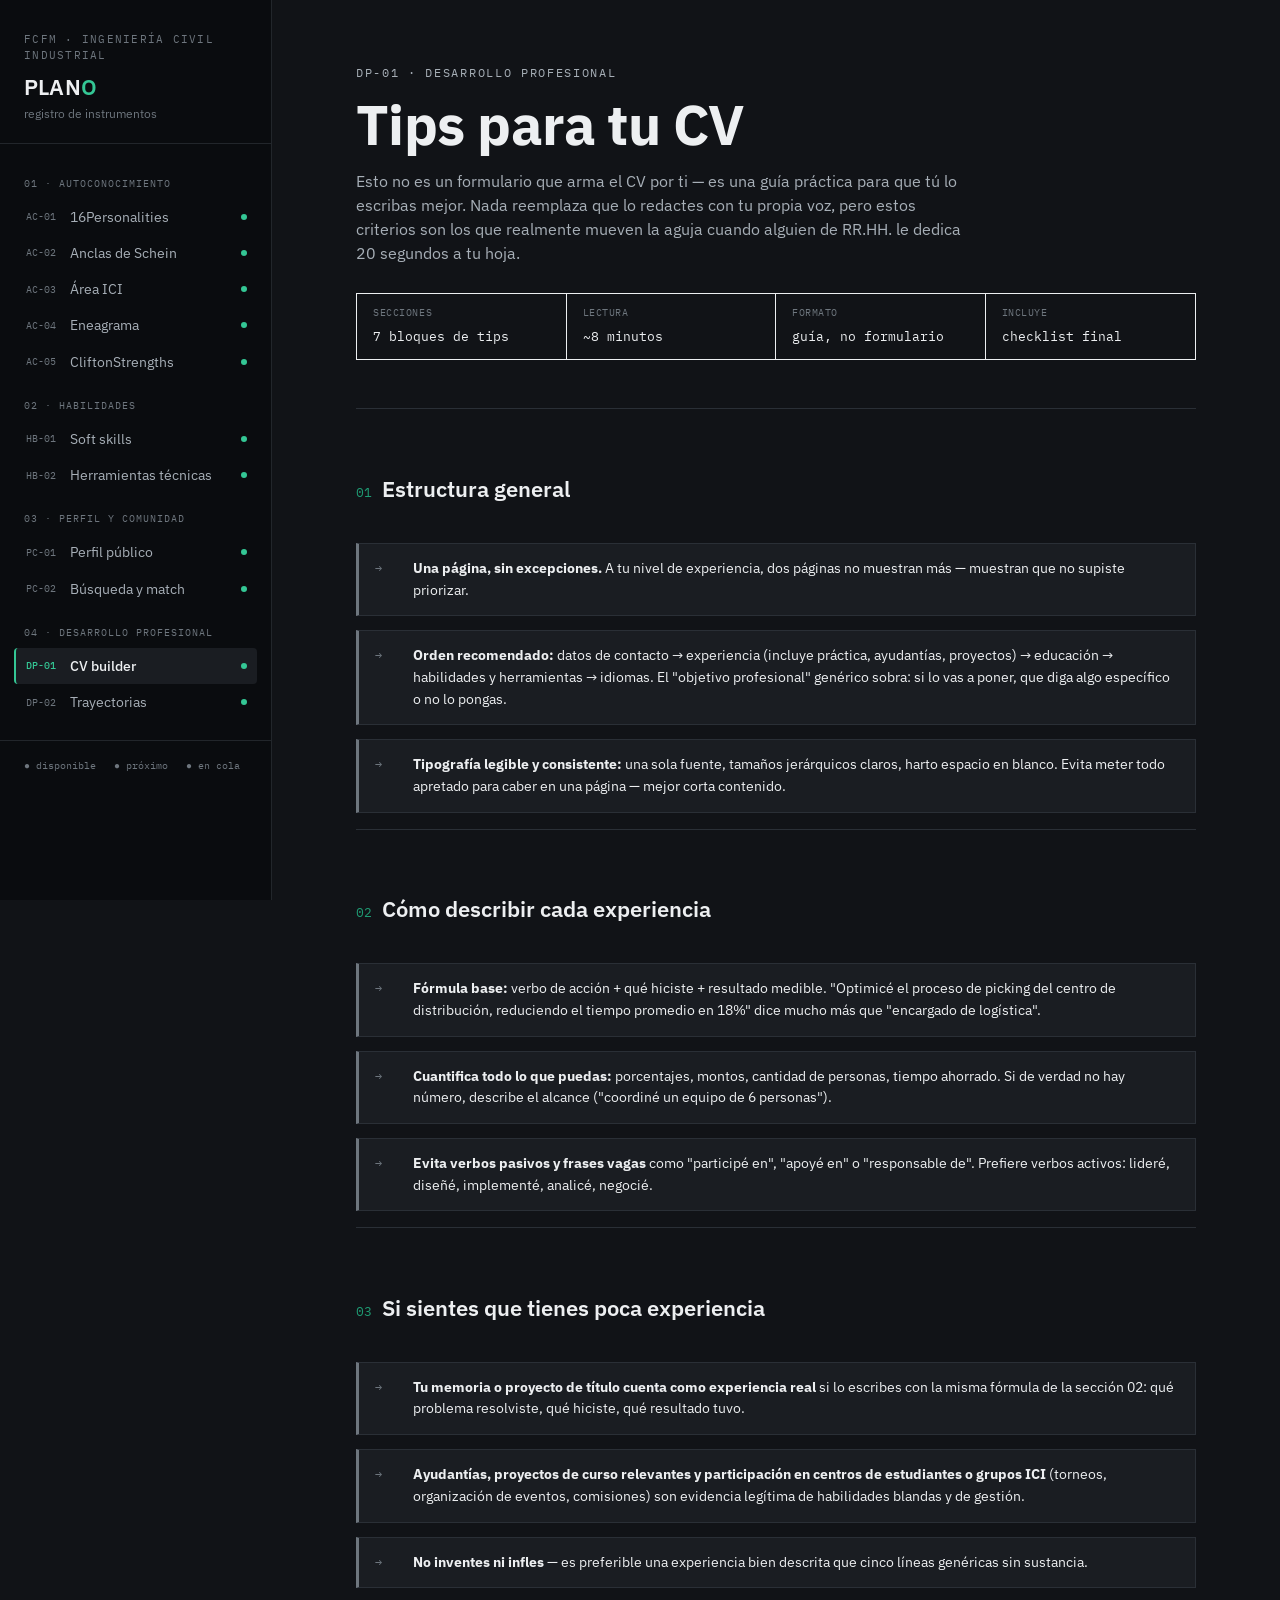
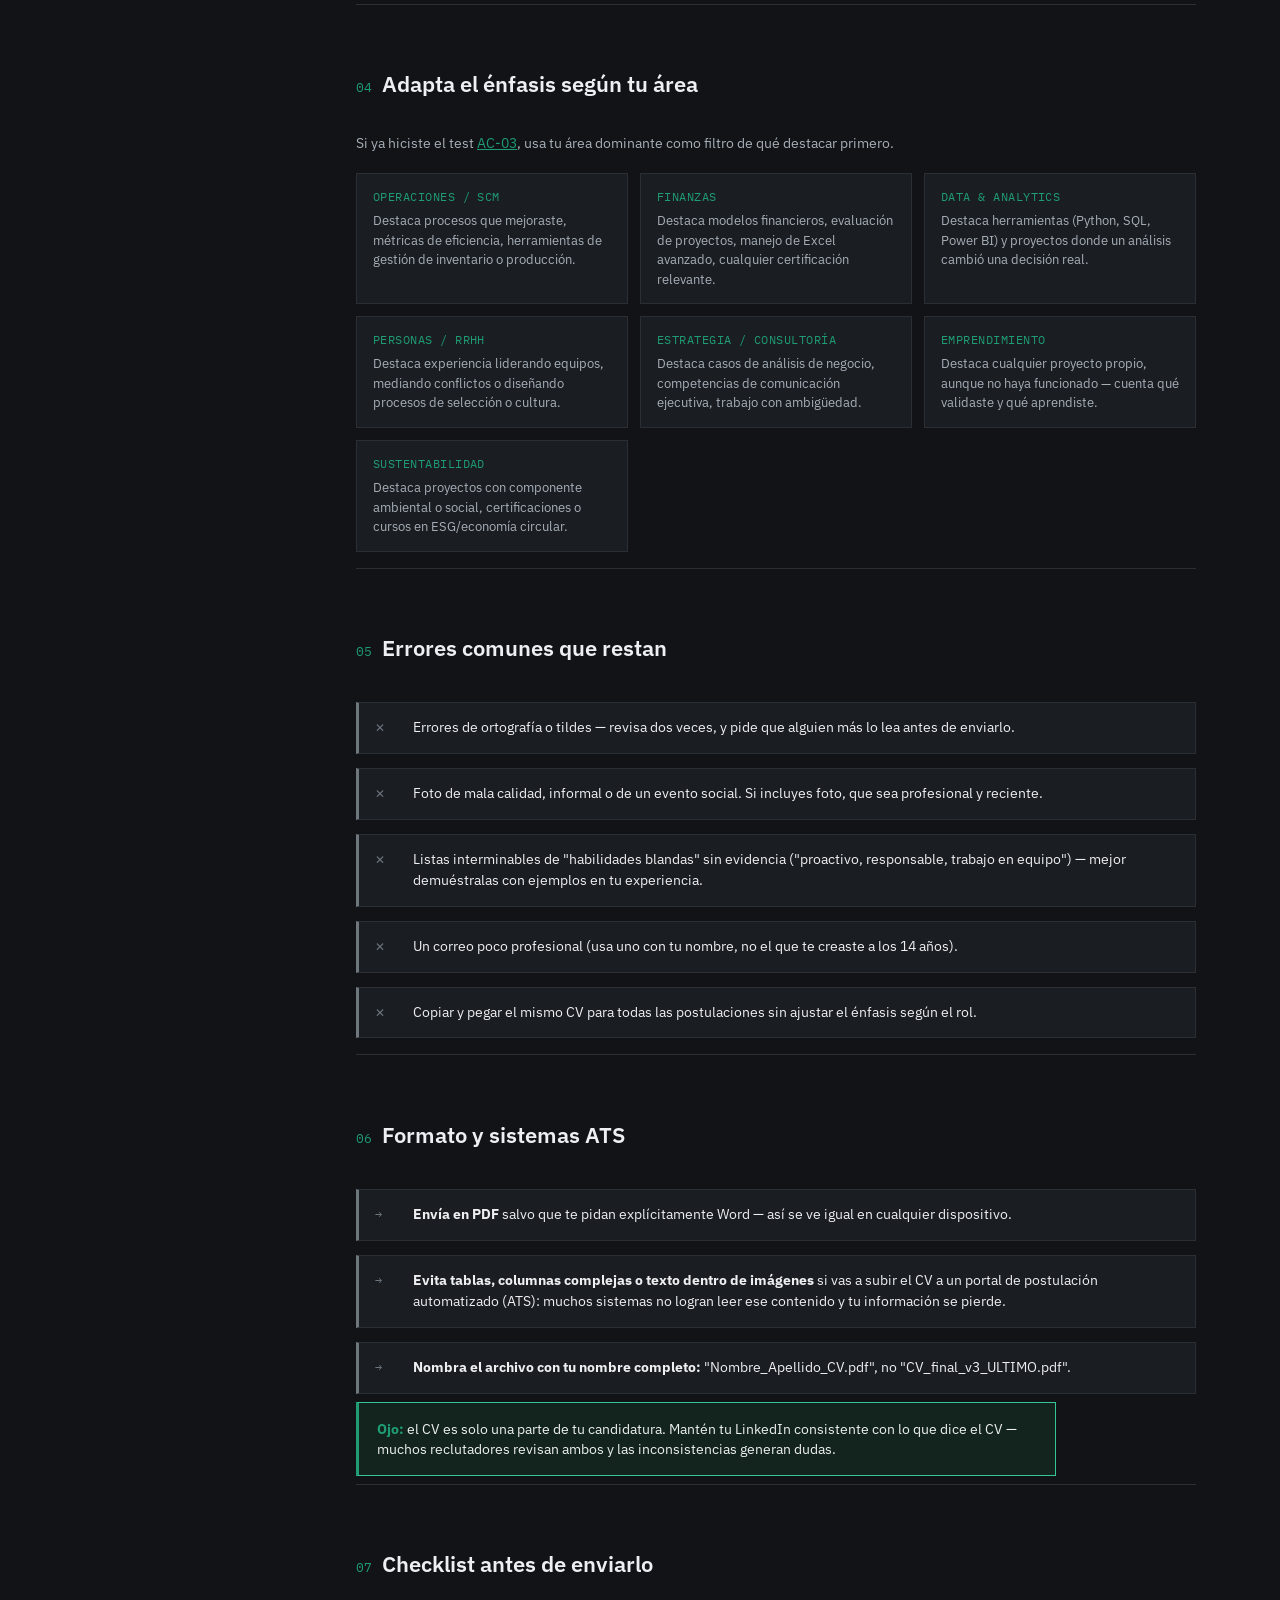
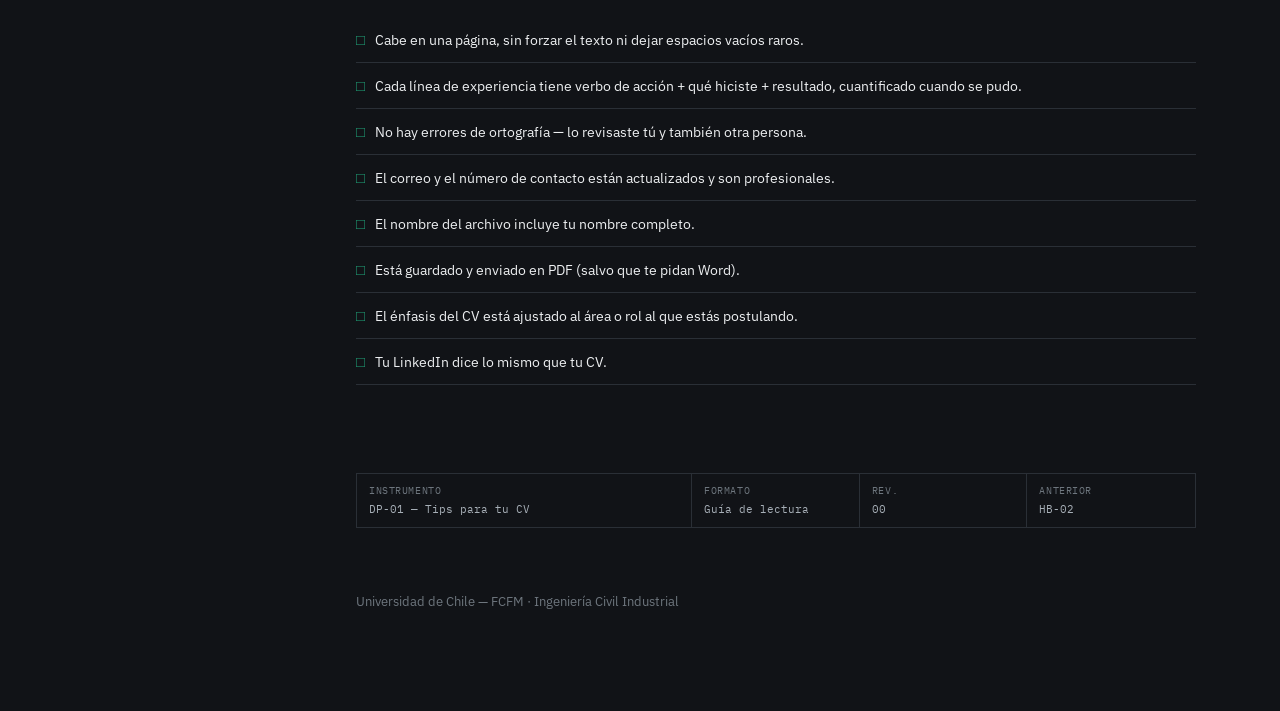
<file: cv-builder.html>
<!DOCTYPE html>
<html lang="es">
<head>
<meta charset="UTF-8">
<meta name="viewport" content="width=device-width, initial-scale=1.0">
<title>DP-01 · CV, tips — Plano</title>
<link rel="preconnect" href="https://fonts.googleapis.com">
<link href="https://fonts.googleapis.com/css2?family=IBM+Plex+Sans:wght@400;500;600;700&family=IBM+Plex+Mono:wght@400;500;600&display=swap" rel="stylesheet">
<link rel="stylesheet" href="styles.css">
<style>

  .hero-eyebrow{
    font-family:'IBM Plex Mono', monospace;
    font-size:12px;
    letter-spacing:0.14em;
    text-transform:uppercase;
    color:var(--ink-soft);
    margin-bottom:14px;
  }
  .hero-title{
    font-family:'IBM Plex Sans', sans-serif;
    font-weight:700;
    font-size:clamp(38px, 6vw, 56px);
    line-height:1.02;
    letter-spacing:-0.01em;
    margin:0 0 16px;
  }
  .hero-sub{
    max-width:620px;
    font-size:16px;
    color:var(--ink-soft);
    margin-bottom:28px;
  }
  .spec-strip{
    display:flex;
    flex-wrap:wrap;
    gap:0;
    border:1px solid var(--ink);
    margin-bottom:48px;
  }
  .spec-cell{
    flex:1 1 140px;
    padding:12px 16px;
    border-right:1px solid var(--ink);
    font-family:'IBM Plex Mono', monospace;
  }
  .spec-cell:last-child{border-right:none;}
  .spec-cell .k{display:block; font-size:9.5px; letter-spacing:0.06em; text-transform:uppercase; color:var(--ink-faint); margin-bottom:3px;}
  .spec-cell .v{font-size:13px; color:var(--ink);}

  .tip-section{
    padding:44px 0 8px;
    border-top:1px solid var(--grid-line);
  }
  .tip-section-head{
    display:flex;
    align-items:baseline;
    gap:10px;
    margin-bottom:20px;
  }
  .tip-num{
    font-family:'IBM Plex Mono', monospace;
    font-size:13px;
    color:var(--accent-deep);
  }
  .tip-section-title{
    font-family:'IBM Plex Sans', sans-serif;
    font-weight:600;
    font-size:22px;
  }

  .tip-list{
    display:flex;
    flex-direction:column;
    gap:14px;
    margin-bottom:8px;
  }
  .tip-item{
    display:grid;
    grid-template-columns:26px 1fr;
    gap:12px;
    padding:14px 16px;
    background:var(--paper-deep);
    border:1px solid var(--grid-line);
    border-left:3px solid var(--ink-faint);
  }
  .tip-item .tick{
    font-family:'IBM Plex Mono', monospace;
    font-size:12px;
    color:var(--ink-faint);
    padding-top:2px;
  }
  .tip-item p{
    margin:0;
    font-size:14px;
    color:var(--ink);
    line-height:1.55;
  }
  .tip-item strong{color:var(--ink);}

  /* areas grid for section 04 */
  .area-grid{
    display:grid;
    grid-template-columns:repeat(auto-fill, minmax(240px, 1fr));
    gap:12px;
    margin-bottom:8px;
  }
  .area-card{
    padding:14px 16px;
    background:var(--paper-deep);
    border:1px solid var(--grid-line);
  }
  .area-card .area-name{
    font-family:'IBM Plex Mono', monospace;
    font-size:11.5px;
    color:var(--accent-deep);
    text-transform:uppercase;
    letter-spacing:0.04em;
    margin-bottom:6px;
    display:block;
  }
  .area-card p{
    margin:0;
    font-size:13px;
    color:var(--ink-soft);
    line-height:1.5;
  }

  /* checklist */
  .checklist{
    list-style:none;
    margin:0 0 8px;
    padding:0;
    display:flex;
    flex-direction:column;
    gap:2px;
  }
  .checklist li{
    display:flex;
    align-items:flex-start;
    gap:10px;
    padding:11px 0;
    border-bottom:1px solid var(--grid-line);
    font-size:14px;
    color:var(--ink);
  }
  .checklist li::before{
    content:"□";
    font-family:'IBM Plex Mono', monospace;
    color:var(--accent-deep);
    font-size:15px;
    line-height:1.3;
  }

  .warn-box{
    margin-top:8px;
    padding:16px 18px;
    background:var(--next-bg);
    border:1px solid var(--accent);
    border-left:3px solid var(--accent-deep);
    font-size:13.5px;
    color:var(--ink);
    max-width:700px;
  }
  .warn-box strong{color:var(--accent-deep);}
</style>
</head>
<body>

<button class="menu-toggle" id="menuToggle" aria-label="Abrir menú">≡</button>

<div class="shell">

  <nav class="sidebar" id="sidebar">
    <div class="sidebar-brand">
      <a href="index.html" style="text-decoration:none;">
        <div class="sidebar-eyebrow">FCFM · Ingeniería Civil Industrial</div>
        <div class="sidebar-logo">PLAN<span>O</span></div>
      </a>
      <div class="sidebar-tag">registro de instrumentos</div>
    </div>

    <div class="nav-group">
      <div class="nav-group-title">01 · Autoconocimiento</div>
      <a class="nav-link" href="index.html#autoconocimiento"><span class="nav-code">AC-01</span>16Personalities<span class="nav-dot ok"></span></a>
      <a class="nav-link" href="schein.html"><span class="nav-code">AC-02</span>Anclas de Schein<span class="nav-dot ok"></span></a>
      <a class="nav-link" href="area-ici.html"><span class="nav-code">AC-03</span>Área ICI<span class="nav-dot ok"></span></a>
      <a class="nav-link" href="eneagrama.html"><span class="nav-code">AC-04</span>Eneagrama<span class="nav-dot ok"></span></a>
      <a class="nav-link" href="cliftonstrengths.html"><span class="nav-code">AC-05</span>CliftonStrengths<span class="nav-dot ok"></span></a>
    </div>

    <div class="nav-group">
      <div class="nav-group-title">02 · Habilidades</div>
      <a class="nav-link" href="soft-skills.html"><span class="nav-code">HB-01</span>Soft skills<span class="nav-dot ok"></span></a>
      <a class="nav-link" href="tech-tools.html"><span class="nav-code">HB-02</span>Herramientas técnicas<span class="nav-dot ok"></span></a>
    </div>

    <div class="nav-group">
      <div class="nav-group-title">03 · Perfil y comunidad</div>
      <a class="nav-link" href="perfil.html"><span class="nav-code">PC-01</span>Perfil público<span class="nav-dot ok"></span></a>
      <a class="nav-link" href="buscar.html"><span class="nav-code">PC-02</span>Búsqueda y match<span class="nav-dot ok"></span></a>
    </div>

    <div class="nav-group">
      <div class="nav-group-title">04 · Desarrollo profesional</div>
      <a class="nav-link active" href="cv-builder.html"><span class="nav-code">DP-01</span>CV builder<span class="nav-dot ok"></span></a>
      <a class="nav-link" href="trayectorias.html"><span class="nav-code">DP-02</span>Trayectorias<span class="nav-dot ok"></span></a>
    </div>

    <div class="sidebar-foot">
      ● disponible &nbsp; ● próximo &nbsp; ● en cola
    </div>
  </nav>

  <main class="paper">
    <div class="container">

      <div class="hero-eyebrow">DP-01 · Desarrollo profesional</div>
      <h1 class="hero-title">Tips para tu CV</h1>
      <p class="hero-sub">
        Esto no es un formulario que arma el CV por ti — es una guía práctica para que tú lo escribas mejor.
        Nada reemplaza que lo redactes con tu propia voz, pero estos criterios son los que realmente
        mueven la aguja cuando alguien de RR.HH. le dedica 20 segundos a tu hoja.
      </p>

      <div class="spec-strip">
        <div class="spec-cell"><span class="k">Secciones</span><span class="v">7 bloques de tips</span></div>
        <div class="spec-cell"><span class="k">Lectura</span><span class="v">~8 minutos</span></div>
        <div class="spec-cell"><span class="k">Formato</span><span class="v">guía, no formulario</span></div>
        <div class="spec-cell"><span class="k">Incluye</span><span class="v">checklist final</span></div>
      </div>

      <!-- 01 -->
      <section class="tip-section">
        <div class="tip-section-head"><span class="tip-num">01</span><h2 class="tip-section-title">Estructura general</h2></div>
        <div class="tip-list">
          <div class="tip-item"><span class="tick">→</span><p><strong>Una página, sin excepciones.</strong> A tu nivel de experiencia, dos páginas no muestran más — muestran que no supiste priorizar.</p></div>
          <div class="tip-item"><span class="tick">→</span><p><strong>Orden recomendado:</strong> datos de contacto → experiencia (incluye práctica, ayudantías, proyectos) → educación → habilidades y herramientas → idiomas. El "objetivo profesional" genérico sobra: si lo vas a poner, que diga algo específico o no lo pongas.</p></div>
          <div class="tip-item"><span class="tick">→</span><p><strong>Tipografía legible y consistente:</strong> una sola fuente, tamaños jerárquicos claros, harto espacio en blanco. Evita meter todo apretado para caber en una página — mejor corta contenido.</p></div>
        </div>
      </section>

      <!-- 02 -->
      <section class="tip-section">
        <div class="tip-section-head"><span class="tip-num">02</span><h2 class="tip-section-title">Cómo describir cada experiencia</h2></div>
        <div class="tip-list">
          <div class="tip-item"><span class="tick">→</span><p><strong>Fórmula base:</strong> verbo de acción + qué hiciste + resultado medible. "Optimicé el proceso de picking del centro de distribución, reduciendo el tiempo promedio en 18%" dice mucho más que "encargado de logística".</p></div>
          <div class="tip-item"><span class="tick">→</span><p><strong>Cuantifica todo lo que puedas:</strong> porcentajes, montos, cantidad de personas, tiempo ahorrado. Si de verdad no hay número, describe el alcance ("coordiné un equipo de 6 personas").</p></div>
          <div class="tip-item"><span class="tick">→</span><p><strong>Evita verbos pasivos y frases vagas</strong> como "participé en", "apoyé en" o "responsable de". Prefiere verbos activos: lideré, diseñé, implementé, analicé, negocié.</p></div>
        </div>
      </section>

      <!-- 03 -->
      <section class="tip-section">
        <div class="tip-section-head"><span class="tip-num">03</span><h2 class="tip-section-title">Si sientes que tienes poca experiencia</h2></div>
        <div class="tip-list">
          <div class="tip-item"><span class="tick">→</span><p><strong>Tu memoria o proyecto de título cuenta como experiencia real</strong> si lo escribes con la misma fórmula de la sección 02: qué problema resolviste, qué hiciste, qué resultado tuvo.</p></div>
          <div class="tip-item"><span class="tick">→</span><p><strong>Ayudantías, proyectos de curso relevantes y participación en centros de estudiantes o grupos ICI</strong> (torneos, organización de eventos, comisiones) son evidencia legítima de habilidades blandas y de gestión.</p></div>
          <div class="tip-item"><span class="tick">→</span><p><strong>No inventes ni infles</strong> — es preferible una experiencia bien descrita que cinco líneas genéricas sin sustancia.</p></div>
        </div>
      </section>

      <!-- 04 -->
      <section class="tip-section">
        <div class="tip-section-head"><span class="tip-num">04</span><h2 class="tip-section-title">Adapta el énfasis según tu área</h2></div>
        <p style="color:var(--ink-soft); font-size:13.5px; max-width:620px; margin:-6px 0 20px;">Si ya hiciste el test <a href="area-ici.html" style="color:var(--accent-deep);">AC-03</a>, usa tu área dominante como filtro de qué destacar primero.</p>
        <div class="area-grid">
          <div class="area-card"><span class="area-name">Operaciones / SCM</span><p>Destaca procesos que mejoraste, métricas de eficiencia, herramientas de gestión de inventario o producción.</p></div>
          <div class="area-card"><span class="area-name">Finanzas</span><p>Destaca modelos financieros, evaluación de proyectos, manejo de Excel avanzado, cualquier certificación relevante.</p></div>
          <div class="area-card"><span class="area-name">Data & Analytics</span><p>Destaca herramientas (Python, SQL, Power BI) y proyectos donde un análisis cambió una decisión real.</p></div>
          <div class="area-card"><span class="area-name">Personas / RRHH</span><p>Destaca experiencia liderando equipos, mediando conflictos o diseñando procesos de selección o cultura.</p></div>
          <div class="area-card"><span class="area-name">Estrategia / Consultoría</span><p>Destaca casos de análisis de negocio, competencias de comunicación ejecutiva, trabajo con ambigüedad.</p></div>
          <div class="area-card"><span class="area-name">Emprendimiento</span><p>Destaca cualquier proyecto propio, aunque no haya funcionado — cuenta qué validaste y qué aprendiste.</p></div>
          <div class="area-card"><span class="area-name">Sustentabilidad</span><p>Destaca proyectos con componente ambiental o social, certificaciones o cursos en ESG/economía circular.</p></div>
        </div>
      </section>

      <!-- 05 -->
      <section class="tip-section">
        <div class="tip-section-head"><span class="tip-num">05</span><h2 class="tip-section-title">Errores comunes que restan</h2></div>
        <div class="tip-list">
          <div class="tip-item"><span class="tick">✕</span><p>Errores de ortografía o tildes — revisa dos veces, y pide que alguien más lo lea antes de enviarlo.</p></div>
          <div class="tip-item"><span class="tick">✕</span><p>Foto de mala calidad, informal o de un evento social. Si incluyes foto, que sea profesional y reciente.</p></div>
          <div class="tip-item"><span class="tick">✕</span><p>Listas interminables de "habilidades blandas" sin evidencia ("proactivo, responsable, trabajo en equipo") — mejor demuéstralas con ejemplos en tu experiencia.</p></div>
          <div class="tip-item"><span class="tick">✕</span><p>Un correo poco profesional (usa uno con tu nombre, no el que te creaste a los 14 años).</p></div>
          <div class="tip-item"><span class="tick">✕</span><p>Copiar y pegar el mismo CV para todas las postulaciones sin ajustar el énfasis según el rol.</p></div>
        </div>
      </section>

      <!-- 06 -->
      <section class="tip-section">
        <div class="tip-section-head"><span class="tip-num">06</span><h2 class="tip-section-title">Formato y sistemas ATS</h2></div>
        <div class="tip-list">
          <div class="tip-item"><span class="tick">→</span><p><strong>Envía en PDF</strong> salvo que te pidan explícitamente Word — así se ve igual en cualquier dispositivo.</p></div>
          <div class="tip-item"><span class="tick">→</span><p><strong>Evita tablas, columnas complejas o texto dentro de imágenes</strong> si vas a subir el CV a un portal de postulación automatizado (ATS): muchos sistemas no logran leer ese contenido y tu información se pierde.</p></div>
          <div class="tip-item"><span class="tick">→</span><p><strong>Nombra el archivo con tu nombre completo:</strong> "Nombre_Apellido_CV.pdf", no "CV_final_v3_ULTIMO.pdf".</p></div>
        </div>
        <div class="warn-box"><strong>Ojo:</strong> el CV es solo una parte de tu candidatura. Mantén tu LinkedIn consistente con lo que dice el CV — muchos reclutadores revisan ambos y las inconsistencias generan dudas.</div>
      </section>

      <!-- 07 checklist -->
      <section class="tip-section">
        <div class="tip-section-head"><span class="tip-num">07</span><h2 class="tip-section-title">Checklist antes de enviarlo</h2></div>
        <ul class="checklist">
          <li>Cabe en una página, sin forzar el texto ni dejar espacios vacíos raros.</li>
          <li>Cada línea de experiencia tiene verbo de acción + qué hiciste + resultado, cuantificado cuando se pudo.</li>
          <li>No hay errores de ortografía — lo revisaste tú y también otra persona.</li>
          <li>El correo y el número de contacto están actualizados y son profesionales.</li>
          <li>El nombre del archivo incluye tu nombre completo.</li>
          <li>Está guardado y enviado en PDF (salvo que te pidan Word).</li>
          <li>El énfasis del CV está ajustado al área o rol al que estás postulando.</li>
          <li>Tu LinkedIn dice lo mismo que tu CV.</li>
        </ul>
      </section>

      <div class="titleblock">
        <div class="tb-cell"><span class="tb-label">Instrumento</span><span class="tb-value">DP-01 — Tips para tu CV</span></div>
        <div class="tb-cell"><span class="tb-label">Formato</span><span class="tb-value">Guía de lectura</span></div>
        <div class="tb-cell"><span class="tb-label">Rev.</span><span class="tb-value">00</span></div>
        <div class="tb-cell"><span class="tb-label">Anterior</span><span class="tb-value">HB-02</span></div>
      </div>

      <footer class="site-footer">Universidad de Chile — FCFM · Ingeniería Civil Industrial</footer>

    </div>
  </main>

</div>

<script>
  const toggle = document.getElementById('menuToggle');
  const sidebar = document.getElementById('sidebar');
  toggle.addEventListener('click', () => sidebar.classList.toggle('open'));
</script>

</body>
</html>
</file>
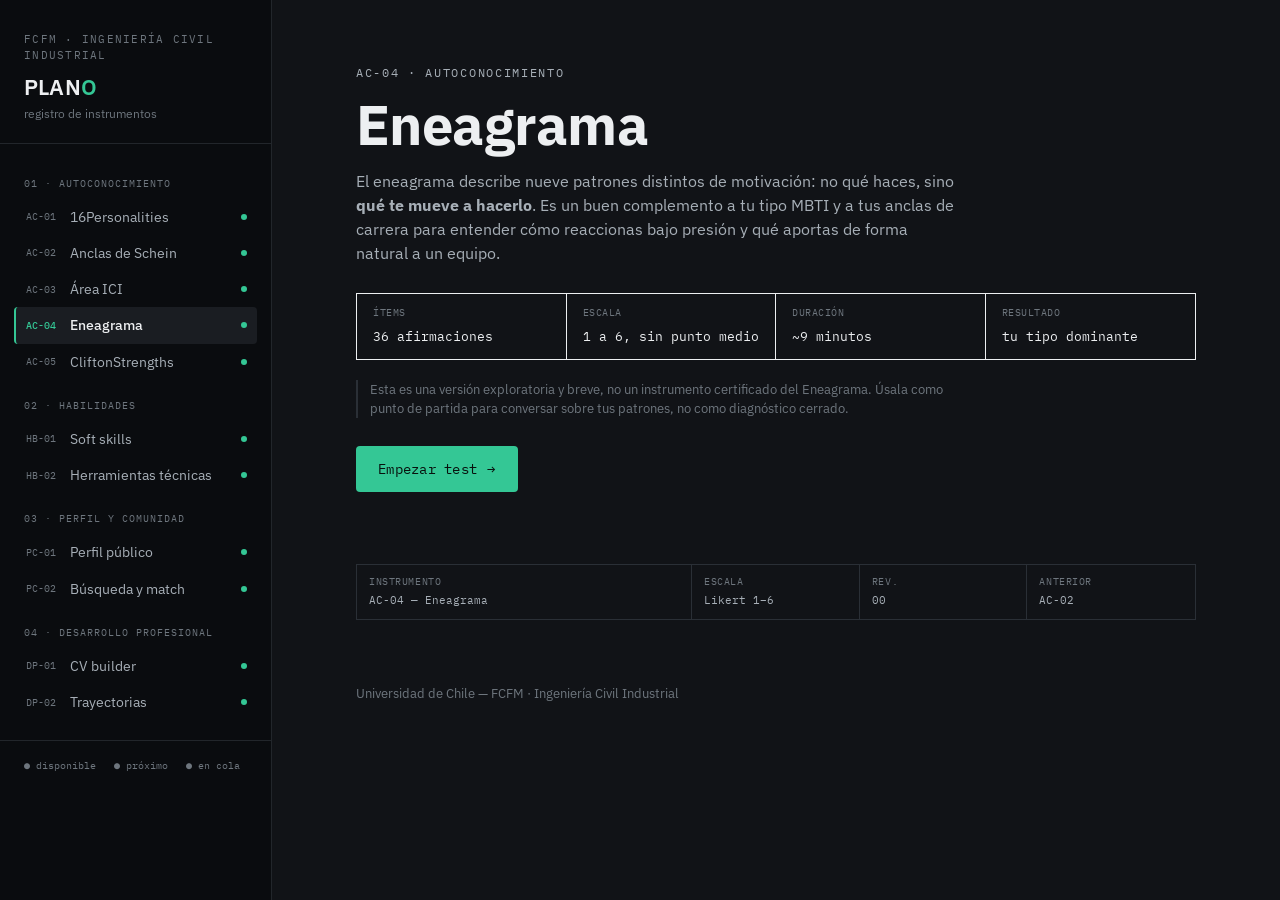
<file: eneagrama.html>
<!DOCTYPE html>
<html lang="es">
<head>
<meta charset="UTF-8">
<meta name="viewport" content="width=device-width, initial-scale=1.0">
<title>AC-04 · Eneagrama — Plano</title>
<link rel="preconnect" href="https://fonts.googleapis.com">
<link href="https://fonts.googleapis.com/css2?family=IBM+Plex+Sans:wght@400;500;600;700&family=IBM+Plex+Mono:wght@400;500;600&display=swap" rel="stylesheet">
<link rel="stylesheet" href="styles.css">
<style>

  /* ---------- intro ---------- */
  .hero-eyebrow{
    font-family:'IBM Plex Mono', monospace;
    font-size:12px;
    letter-spacing:0.14em;
    text-transform:uppercase;
    color:var(--ink-soft);
    margin-bottom:14px;
  }
  .hero-title{
    font-family:'IBM Plex Sans', sans-serif;
    font-weight:700;
    font-size:clamp(38px, 6vw, 56px);
    line-height:1.02;
    letter-spacing:-0.01em;
    margin:0 0 16px;
  }
  .hero-sub{
    max-width:600px;
    font-size:16px;
    color:var(--ink-soft);
    margin-bottom:28px;
  }

  .spec-strip{
    display:flex;
    flex-wrap:wrap;
    gap:0;
    border:1px solid var(--ink);
    margin-bottom:20px;
  }
  .spec-cell{
    flex:1 1 140px;
    padding:12px 16px;
    border-right:1px solid var(--ink);
    font-family:'IBM Plex Mono', monospace;
  }
  .spec-cell:last-child{border-right:none;}
  .spec-cell .k{display:block; font-size:9.5px; letter-spacing:0.06em; text-transform:uppercase; color:var(--ink-faint); margin-bottom:3px;}
  .spec-cell .v{font-size:13px; color:var(--ink);}

  .disclaimer{
    font-size:12.5px;
    color:var(--ink-faint);
    max-width:600px;
    margin-bottom:28px;
    padding-left:12px;
    border-left:2px solid var(--grid-line);
  }

  .start-btn{
    display:inline-flex;
    align-items:center;
    gap:10px;
    background:var(--accent);
    color:var(--accent-text);
    border:none;
    font-family:'IBM Plex Mono', monospace;
    font-size:13.5px;
    letter-spacing:0.02em;
    padding:14px 22px;
    border-radius:var(--radius);
    cursor:pointer;
    transition:background 0.15s ease, transform 0.15s ease;
  }
  .start-btn:hover{background:var(--accent-deep); transform:translateY(-1px);}
  .start-btn .arrow{transition:transform 0.15s ease;}
  .start-btn:hover .arrow{transform:translateX(3px);}

  /* ---------- quiz ---------- */
  .quiz-wrap{display:none;}
  .quiz-wrap.active{display:block;}
  .intro-wrap.hidden, .results-wrap.hidden{display:none;}

  .progress-rail{margin:8px 0 44px;}
  .progress-meta{
    display:flex;
    justify-content:space-between;
    font-family:'IBM Plex Mono', monospace;
    font-size:11px;
    color:var(--ink-soft);
    margin-bottom:8px;
  }
  .progress-track{
    position:relative;
    height:8px;
    background:var(--grid-line);
    border:1px solid var(--grid-line);
  }
  .progress-fill{
    position:absolute;
    top:0; left:0; bottom:0;
    background:var(--accent);
    width:0%;
    transition:width 0.25s ease;
  }

  .question-code{
    font-family:'IBM Plex Mono', monospace;
    font-size:11px;
    color:var(--accent-deep);
    letter-spacing:0.06em;
    margin-bottom:10px;
  }
  .question-text{
    font-family:'IBM Plex Sans', sans-serif;
    font-weight:600;
    font-size:clamp(22px, 3.4vw, 30px);
    line-height:1.25;
    margin:0 0 40px;
    max-width:640px;
  }

  .scale{max-width:640px; margin-bottom:10px;}
  .scale-row{display:flex; gap:8px;}
  .scale-btn{
    flex:1;
    aspect-ratio:1;
    max-width:64px;
    border:1.5px solid var(--ink);
    background:transparent;
    color:var(--ink);
    font-family:'IBM Plex Mono', monospace;
    font-size:16px;
    font-weight:500;
    border-radius:50%;
    cursor:pointer;
    transition:background 0.12s ease, color 0.12s ease, transform 0.12s ease;
  }
  .scale-btn:hover{transform:translateY(-2px);}
  .scale-btn.selected{background:var(--ink); color:var(--accent);}
  .scale-labels{
    display:flex;
    justify-content:space-between;
    font-size:11.5px;
    color:var(--ink-faint);
    margin-top:10px;
  }

  .quiz-nav{
    display:flex;
    justify-content:space-between;
    align-items:center;
    margin-top:40px;
    max-width:640px;
  }
  .nav-btn{
    font-family:'IBM Plex Mono', monospace;
    font-size:13px;
    background:none;
    border:1px solid var(--ink-faint);
    color:var(--ink);
    padding:10px 18px;
    border-radius:var(--radius);
    cursor:pointer;
    transition:border-color 0.15s ease, background 0.15s ease;
  }
  .nav-btn:hover:not(:disabled){border-color:var(--ink); background:var(--grid-line);}
  .nav-btn:disabled{opacity:0.35; cursor:not-allowed;}
  .nav-btn.primary{background:var(--accent); color:var(--accent-text); border-color:var(--accent);}
  .nav-btn.primary:hover{background:var(--accent-deep);}

  /* ---------- results ---------- */
  .results-eyebrow{
    font-family:'IBM Plex Mono', monospace;
    font-size:12px;
    letter-spacing:0.14em;
    text-transform:uppercase;
    color:var(--accent-deep);
    margin-bottom:10px;
  }
  .results-title{
    font-family:'IBM Plex Sans', sans-serif;
    font-weight:700;
    font-size:clamp(30px, 5vw, 42px);
    margin:0 0 8px;
  }
  .results-sub{
    color:var(--ink-soft);
    max-width:600px;
    margin-bottom:36px;
  }

  .anchor-bar{
    display:grid;
    grid-template-columns:190px 1fr 40px;
    align-items:center;
    gap:14px;
    padding:10px 0;
    border-bottom:1px solid var(--grid-line);
  }
  .anchor-name{
    font-family:'IBM Plex Mono', monospace;
    font-size:12px;
    color:var(--ink);
  }
  .anchor-track{
    height:14px;
    background:var(--grid-line);
    border:1px solid var(--grid-line);
    position:relative;
  }
  .anchor-fill{height:100%; background:var(--ink-faint);}
  .anchor-bar.top-1 .anchor-fill{background:var(--accent);}
  .anchor-bar.top-2 .anchor-fill{background:var(--accent-deep);}
  .anchor-bar.top-1 .anchor-name{color:var(--accent-deep); font-weight:600;}
  .anchor-value{
    font-family:'IBM Plex Mono', monospace;
    font-size:11.5px;
    color:var(--ink-faint);
    text-align:right;
  }

  .anchor-callouts{
    margin-top:40px;
    display:grid;
    grid-template-columns:1fr 1fr;
    gap:16px;
  }
  .callout{
    background:var(--paper-deep);
    border:1px solid var(--grid-line);
    border-left:3px solid var(--accent);
    padding:18px 20px;
  }
  .callout .rank{
    font-family:'IBM Plex Mono', monospace;
    font-size:10.5px;
    letter-spacing:0.08em;
    text-transform:uppercase;
    color:var(--accent-deep);
    margin-bottom:6px;
  }
  .callout h4{
    font-family:'IBM Plex Sans', sans-serif;
    margin:0 0 8px;
    font-size:18px;
  }
  .callout p{
    font-size:13.5px;
    color:var(--ink-soft);
    margin:0;
  }

  .wing-note{
    margin-top:16px;
    font-size:12.5px;
    color:var(--ink-faint);
    max-width:640px;
  }

  .results-actions{
    display:flex;
    gap:12px;
    margin-top:40px;
    flex-wrap:wrap;
  }

  @media (max-width: 620px){
    .anchor-callouts{grid-template-columns:1fr;}
    .anchor-bar{grid-template-columns:112px 1fr 32px; gap:8px;}
    .scale-btn{max-width:44px; font-size:13px;}
  }
</style>
</head>
<body>

<button class="menu-toggle" id="menuToggle" aria-label="Abrir menú">≡</button>

<div class="shell">

  <nav class="sidebar" id="sidebar">
    <div class="sidebar-brand">
      <a href="index.html" style="text-decoration:none;">
        <div class="sidebar-eyebrow">FCFM · Ingeniería Civil Industrial</div>
        <div class="sidebar-logo">PLAN<span>O</span></div>
      </a>
      <div class="sidebar-tag">registro de instrumentos</div>
    </div>

    <div class="nav-group">
      <div class="nav-group-title">01 · Autoconocimiento</div>
      <a class="nav-link" href="index.html#autoconocimiento"><span class="nav-code">AC-01</span>16Personalities<span class="nav-dot ok"></span></a>
      <a class="nav-link" href="schein.html"><span class="nav-code">AC-02</span>Anclas de Schein<span class="nav-dot ok"></span></a>
      <a class="nav-link" href="area-ici.html"><span class="nav-code">AC-03</span>Área ICI<span class="nav-dot ok"></span></a>
      <a class="nav-link active" href="eneagrama.html"><span class="nav-code">AC-04</span>Eneagrama<span class="nav-dot ok"></span></a>
      <a class="nav-link" href="cliftonstrengths.html"><span class="nav-code">AC-05</span>CliftonStrengths<span class="nav-dot ok"></span></a>
    </div>

    <div class="nav-group">
      <div class="nav-group-title">02 · Habilidades</div>
      <a class="nav-link" href="soft-skills.html"><span class="nav-code">HB-01</span>Soft skills<span class="nav-dot ok"></span></a>
      <a class="nav-link" href="tech-tools.html"><span class="nav-code">HB-02</span>Herramientas técnicas<span class="nav-dot ok"></span></a>
    </div>

    <div class="nav-group">
      <div class="nav-group-title">03 · Perfil y comunidad</div>
      <a class="nav-link" href="perfil.html"><span class="nav-code">PC-01</span>Perfil público<span class="nav-dot ok"></span></a>
      <a class="nav-link" href="buscar.html"><span class="nav-code">PC-02</span>Búsqueda y match<span class="nav-dot ok"></span></a>
    </div>

    <div class="nav-group">
      <div class="nav-group-title">04 · Desarrollo profesional</div>
      <a class="nav-link" href="cv-builder.html"><span class="nav-code">DP-01</span>CV builder<span class="nav-dot ok"></span></a>
      <a class="nav-link" href="trayectorias.html"><span class="nav-code">DP-02</span>Trayectorias<span class="nav-dot ok"></span></a>
    </div>

    <div class="sidebar-foot">
      ● disponible &nbsp; ● próximo &nbsp; ● en cola
    </div>
  </nav>

  <main class="paper">
    <div class="container">

      <!-- ============ INTRO ============ -->
      <div class="intro-wrap" id="introWrap">
        <div class="hero-eyebrow">AC-04 · Autoconocimiento</div>
        <h1 class="hero-title">Eneagrama</h1>
        <p class="hero-sub">
          El eneagrama describe nueve patrones distintos de motivación: no qué haces, sino
          <strong>qué te mueve a hacerlo</strong>. Es un buen complemento a tu tipo MBTI y a tus anclas de
          carrera para entender cómo reaccionas bajo presión y qué aportas de forma natural a un equipo.
        </p>

        <div class="spec-strip">
          <div class="spec-cell"><span class="k">Ítems</span><span class="v">36 afirmaciones</span></div>
          <div class="spec-cell"><span class="k">Escala</span><span class="v">1 a 6, sin punto medio</span></div>
          <div class="spec-cell"><span class="k">Duración</span><span class="v">~9 minutos</span></div>
          <div class="spec-cell"><span class="k">Resultado</span><span class="v">tu tipo dominante</span></div>
        </div>

        <p class="disclaimer">Esta es una versión exploratoria y breve, no un instrumento certificado del Eneagrama. Úsala como punto de partida para conversar sobre tus patrones, no como diagnóstico cerrado.</p>

        <button class="start-btn" id="startBtn">Empezar test <span class="arrow">→</span></button>
      </div>

      <!-- ============ QUIZ ============ -->
      <div class="quiz-wrap" id="quizWrap">
        <div class="progress-rail">
          <div class="progress-meta">
            <span id="progressLabel">Pregunta 01 / 36</span>
            <span>AC-04 · Eneagrama</span>
          </div>
          <div class="progress-track"><div class="progress-fill" id="progressFill"></div></div>
        </div>

        <div class="question-code" id="questionCode">ÍTEM 01</div>
        <h2 class="question-text" id="questionText">—</h2>

        <div class="scale">
          <div class="scale-row" id="scaleRow"></div>
          <div class="scale-labels">
            <span>Muy en desacuerdo</span>
            <span>Muy de acuerdo</span>
          </div>
        </div>

        <div class="quiz-nav">
          <button class="nav-btn" id="prevBtn">← Anterior</button>
          <button class="nav-btn primary" id="nextBtn" disabled>Siguiente →</button>
        </div>
      </div>

      <!-- ============ RESULTS ============ -->
      <div class="results-wrap hidden" id="resultsWrap">
        <div class="results-eyebrow">Resultado · AC-04</div>
        <h2 class="results-title">Tu ficha de tipo</h2>
        <p class="results-sub">Puntaje por tipo (máximo 24 cada uno). El más alto es tu tipo dominante hoy; el segundo suele funcionar como "ala" que matiza cómo se expresa.</p>

        <div id="barsContainer"></div>

        <div class="anchor-callouts" id="calloutsContainer"></div>
        <p class="wing-note" id="wingNote"></p>

        <div class="share-box">
          <span class="label">Enviar resultado a tu correo</span>
          <div class="share-row">
            <input type="email" class="share-input" id="emailInput" placeholder="tu-correo@ing.uchile.cl">
            <button class="share-btn" id="emailBtn">Enviar por correo →</button>
          </div>
          <p class="share-note">Se abre tu aplicación de correo con el resultado ya redactado, listo para enviar.</p>
          <p class="share-error" id="emailError">Ingresa un correo válido antes de continuar.</p>
        </div>

        <div class="results-actions">
          <button class="nav-btn" id="retakeBtn">↺ Repetir test</button>
          <a class="nav-btn primary" href="index.html">Volver al índice →</a>
        </div>
      </div>

      <div class="titleblock">
        <div class="tb-cell"><span class="tb-label">Instrumento</span><span class="tb-value">AC-04 — Eneagrama</span></div>
        <div class="tb-cell"><span class="tb-label">Escala</span><span class="tb-value">Likert 1–6</span></div>
        <div class="tb-cell"><span class="tb-label">Rev.</span><span class="tb-value">00</span></div>
        <div class="tb-cell"><span class="tb-label">Anterior</span><span class="tb-value">AC-02</span></div>
      </div>

      <footer class="site-footer">Universidad de Chile — FCFM · Ingeniería Civil Industrial</footer>

    </div>
  </main>

</div>

<script>
  /* ---------------- data ---------------- */
  const TYPE_ORDER = ['T1','T2','T3','T4','T5','T6','T7','T8','T9'];

  const ANCHORS = {
    T1: { name: "Tipo 1 · Reformador",   desc: "Te mueve hacer las cosas bien y mejorar lo que te rodea. En equipo aportas rigor, orden y altos estándares; cuida no caer en la autoexigencia excesiva." },
    T2: { name: "Tipo 2 · Ayudador",     desc: "Te mueve conectar y apoyar a otros. En equipo aportas empatía y disposición a colaborar; cuida aprender a pedir ayuda y poner límites." },
    T3: { name: "Tipo 3 · Triunfador",   desc: "Te mueve lograr metas visibles y ser reconocido/a. En equipo aportas foco en resultados y adaptabilidad; cuida no medir tu valor solo por logros." },
    T4: { name: "Tipo 4 · Individualista", desc: "Te mueve la autenticidad y la profundidad emocional. En equipo aportas creatividad y sensibilidad; cuida no aislarte cuando algo no encaja con tu ideal." },
    T5: { name: "Tipo 5 · Investigador", desc: "Te mueve entender antes de actuar. En equipo aportas análisis y criterio; cuida compartir a tiempo lo que sabes, sin esperar dominarlo del todo." },
    T6: { name: "Tipo 6 · Leal",         desc: "Te mueve la seguridad y anticipar riesgos. En equipo aportas prudencia y compromiso; cuida no quedarte paralizado/a por la duda." },
    T7: { name: "Tipo 7 · Entusiasta",   desc: "Te mueve la novedad y mantener opciones abiertas. En equipo aportas energía e ideas; cuida llevar los proyectos hasta el final, no solo iniciarlos." },
    T8: { name: "Tipo 8 · Desafiador",   desc: "Te mueve proteger y tomar el control. En equipo aportas decisión y protección al grupo; cuida dejar espacio para la vulnerabilidad de otros y la tuya." },
    T9: { name: "Tipo 9 · Pacificador",  desc: "Te mueve mantener la armonía. En equipo aportas calma y capacidad de mediar; cuida no postergar tus propias decisiones por evitar el conflicto." }
  };

  const QUESTIONS = [
    ["Me cuesta entregar un trabajo si siento que no está perfecto.", "T1"],
    ["Me resulta natural anticipar lo que otros necesitan antes de que lo pidan.", "T2"],
    ["Me motiva mucho destacar y que mis logros sean reconocidos.", "T3"],
    ["Siento que soy distinto/a a la mayoría de las personas que conozco.", "T4"],
    ["Prefiero observar y entender antes de involucrarme en algo.", "T5"],
    ["Suelo anticipar lo que podría salir mal antes de decidir algo.", "T6"],
    ["Me aburro fácilmente si algo se vuelve muy rutinario.", "T7"],
    ["Prefiero tomar el control de una situación antes que depender de otros.", "T8"],
    ["Prefiero evitar el conflicto aunque signifique ceder en lo que pienso.", "T9"],
    ["Suelo notar primero los errores o lo que se podría mejorar en algo.", "T1"],
    ["Me cuesta pedir ayuda, aunque ayudo a otros sin que me lo pidan.", "T2"],
    ["Ajusto mi forma de presentarme según lo que la situación valora.", "T3"],
    ["Mis emociones tienden a ser intensas y cambiar con facilidad.", "T4"],
    ["Necesito tiempo a solas para procesar lo que vivo o aprendo.", "T5"],
    ["Valoro mucho la lealtad y el apoyo de las personas en las que confío.", "T6"],
    ["Prefiero tener varias opciones abiertas antes que comprometerme con una sola.", "T7"],
    ["Digo lo que pienso directamente, aunque incomode.", "T8"],
    ["Me cuesta identificar con claridad qué es lo que realmente quiero.", "T9"],
    ["Tengo estándares altos para mí mismo/a y para los demás.", "T1"],
    ["Siento que mi valor está ligado a cuánto aporto a las personas que me rodean.", "T2"],
    ["Me cuesta detenerme cuando estoy persiguiendo una meta.", "T3"],
    ["Valoro mucho expresar quién soy de forma auténtica, aunque no encaje.", "T4"],
    ["Me incomoda cuando me piden compartir más de lo que estoy dispuesto/a a dar.", "T5"],
    ["Me cuesta confiar plenamente en figuras de autoridad sin cuestionarlas.", "T6"],
    ["Tiendo a ver el lado positivo de las situaciones difíciles.", "T7"],
    ["Me incomoda sentirme vulnerable o depender de la voluntad de otra persona.", "T8"],
    ["Busco mantener la armonía del grupo por sobre imponer mi punto de vista.", "T9"],
    ["Me incomoda romper reglas o normas, incluso las que no me convencen del todo.", "T1"],
    ["Priorizo las necesidades del grupo por sobre las mías propias.", "T2"],
    ["Comparo mi progreso con el de otros con bastante frecuencia.", "T3"],
    ["Me atrae lo que tiene profundidad emocional o estética por sobre lo convencional.", "T4"],
    ["Me atrae profundizar en un tema hasta entenderlo completamente, antes de actuar.", "T5"],
    ["Busco consejo o validación de otros antes de tomar decisiones importantes.", "T6"],
    ["Me cuesta quedarme con algo incómodo sin buscar distraerme.", "T7"],
    ["Defiendo con fuerza a las personas o causas que me importan.", "T8"],
    ["Tiendo a postergar decisiones que podrían generar tensión.", "T9"]
  ];

  /* ---------------- state ---------------- */
  let current = 0;
  const answers = new Array(QUESTIONS.length).fill(null);

  const introWrap = document.getElementById('introWrap');
  const quizWrap = document.getElementById('quizWrap');
  const resultsWrap = document.getElementById('resultsWrap');
  const startBtn = document.getElementById('startBtn');
  const progressFill = document.getElementById('progressFill');
  const progressLabel = document.getElementById('progressLabel');
  const questionCode = document.getElementById('questionCode');
  const questionText = document.getElementById('questionText');
  const scaleRow = document.getElementById('scaleRow');
  const prevBtn = document.getElementById('prevBtn');
  const nextBtn = document.getElementById('nextBtn');
  const retakeBtn = document.getElementById('retakeBtn');
  let lastRanked = [];

  for(let i = 1; i <= 6; i++){
    const btn = document.createElement('button');
    btn.className = 'scale-btn';
    btn.textContent = i;
    btn.type = 'button';
    btn.addEventListener('click', () => selectAnswer(i));
    scaleRow.appendChild(btn);
  }

  function renderQuestion(){
    const [text, code] = QUESTIONS[current];
    questionCode.textContent = 'ÍTEM ' + String(current + 1).padStart(2, '0');
    questionText.textContent = text;
    progressLabel.textContent = 'Pregunta ' + String(current + 1).padStart(2, '0') + ' / ' + QUESTIONS.length;
    progressFill.style.width = ((current) / QUESTIONS.length * 100) + '%';

    [...scaleRow.children].forEach((btn, idx) => {
      btn.classList.toggle('selected', answers[current] === idx + 1);
    });

    prevBtn.disabled = current === 0;
    nextBtn.disabled = answers[current] === null;
    nextBtn.textContent = current === QUESTIONS.length - 1 ? 'Ver resultado →' : 'Siguiente →';
  }

  function selectAnswer(value){
    answers[current] = value;
    renderQuestion();
  }

  startBtn.addEventListener('click', () => {
    introWrap.classList.add('hidden');
    quizWrap.classList.add('active');
    renderQuestion();
  });

  prevBtn.addEventListener('click', () => {
    if(current > 0){ current--; renderQuestion(); }
  });

  nextBtn.addEventListener('click', () => {
    if(answers[current] === null) return;
    if(current < QUESTIONS.length - 1){
      current++;
      renderQuestion();
    } else {
      showResults();
    }
  });

  document.addEventListener('keydown', (e) => {
    if(!quizWrap.classList.contains('active')) return;
    if(['1','2','3','4','5','6'].includes(e.key)) selectAnswer(parseInt(e.key));
    if(e.key === 'ArrowRight' && !nextBtn.disabled) nextBtn.click();
    if(e.key === 'ArrowLeft' && !prevBtn.disabled) prevBtn.click();
  });

  function wingsOf(code){
    const idx = TYPE_ORDER.indexOf(code);
    const prev = TYPE_ORDER[(idx - 1 + TYPE_ORDER.length) % TYPE_ORDER.length];
    const next = TYPE_ORDER[(idx + 1) % TYPE_ORDER.length];
    return [prev, next];
  }

  function showResults(){
    quizWrap.classList.remove('active');
    resultsWrap.classList.remove('hidden');
    progressFill.style.width = '100%';

    const scores = {};
    TYPE_ORDER.forEach(k => scores[k] = 0);
    QUESTIONS.forEach(([text, code], idx) => {
      scores[code] += answers[idx];
    });

    const ranked = Object.entries(scores).sort((a, b) => b[1] - a[1]);
    lastRanked = ranked;
    try{localStorage.setItem('plano_ac04',JSON.stringify(ranked.slice(0,1).map(r=>ANCHORS[r[0]].name)));}catch(e){}

    const barsContainer = document.getElementById('barsContainer');
    barsContainer.innerHTML = '';
    ranked.forEach(([code, score], rank) => {
      const row = document.createElement('div');
      row.className = 'anchor-bar' + (rank === 0 ? ' top-1' : rank === 1 ? ' top-2' : '');
      row.innerHTML = `
        <span class="anchor-name">${ANCHORS[code].name}</span>
        <div class="anchor-track"><div class="anchor-fill" style="width:${(score/24*100).toFixed(0)}%"></div></div>
        <span class="anchor-value">${score}/24</span>
      `;
      barsContainer.appendChild(row);
    });

    const calloutsContainer = document.getElementById('calloutsContainer');
    calloutsContainer.innerHTML = '';
    ranked.slice(0, 2).forEach(([code, score], rank) => {
      const div = document.createElement('div');
      div.className = 'callout';
      div.innerHTML = `
        <div class="rank">${rank === 0 ? 'Tipo dominante' : 'Segundo tipo'}</div>
        <h4>${ANCHORS[code].name}</h4>
        <p>${ANCHORS[code].desc}</p>
      `;
      calloutsContainer.appendChild(div);
    });

    const [topCode] = ranked[0];
    const [wingPrev, wingNext] = wingsOf(topCode);
    document.getElementById('wingNote').textContent =
      `Alas posibles de tu tipo dominante: ${ANCHORS[wingPrev].name} o ${ANCHORS[wingNext].name}. Revisa cuál de las dos suena más a cómo te describirían tus compañeros de proyecto.`;
  }

  retakeBtn.addEventListener('click', () => {
    current = 0;
    answers.fill(null);
    resultsWrap.classList.add('hidden');
    introWrap.classList.remove('hidden');
  });

  /* ---------------- send result by email (mailto) ---------------- */
  const emailInput = document.getElementById('emailInput');
  const emailBtn = document.getElementById('emailBtn');
  const emailError = document.getElementById('emailError');

  emailBtn.addEventListener('click', () => {
    const email = emailInput.value.trim();
    const valid = /^[^\s@]+@[^\s@]+\.[^\s@]+$/.test(email);
    if(!valid){
      emailError.classList.add('visible');
      return;
    }
    emailError.classList.remove('visible');

    const lines = lastRanked.map(([code, score], i) =>
      `${i + 1}. ${ANCHORS[code].name} — ${score}/24`
    ).join('\n');

    const [topCode] = lastRanked[0];
    const subject = 'Mi resultado — AC-04 Eneagrama';
    const body =
`Resultado del test de Eneagrama — Plano, ICI U. de Chile

Tipo dominante: ${ANCHORS[topCode].name}
${ANCHORS[topCode].desc}

Puntaje completo:
${lines}

Generado en Plano — red profesional ICI.`;

    const mailto = `mailto:${encodeURIComponent(email)}?subject=${encodeURIComponent(subject)}&body=${encodeURIComponent(body)}`;
    window.location.href = mailto;
  });

  /* ---------------- sidebar mobile toggle ---------------- */
  const toggle = document.getElementById('menuToggle');
  const sidebar = document.getElementById('sidebar');
  toggle.addEventListener('click', () => sidebar.classList.toggle('open'));
</script>

</body>
</html>
</file>
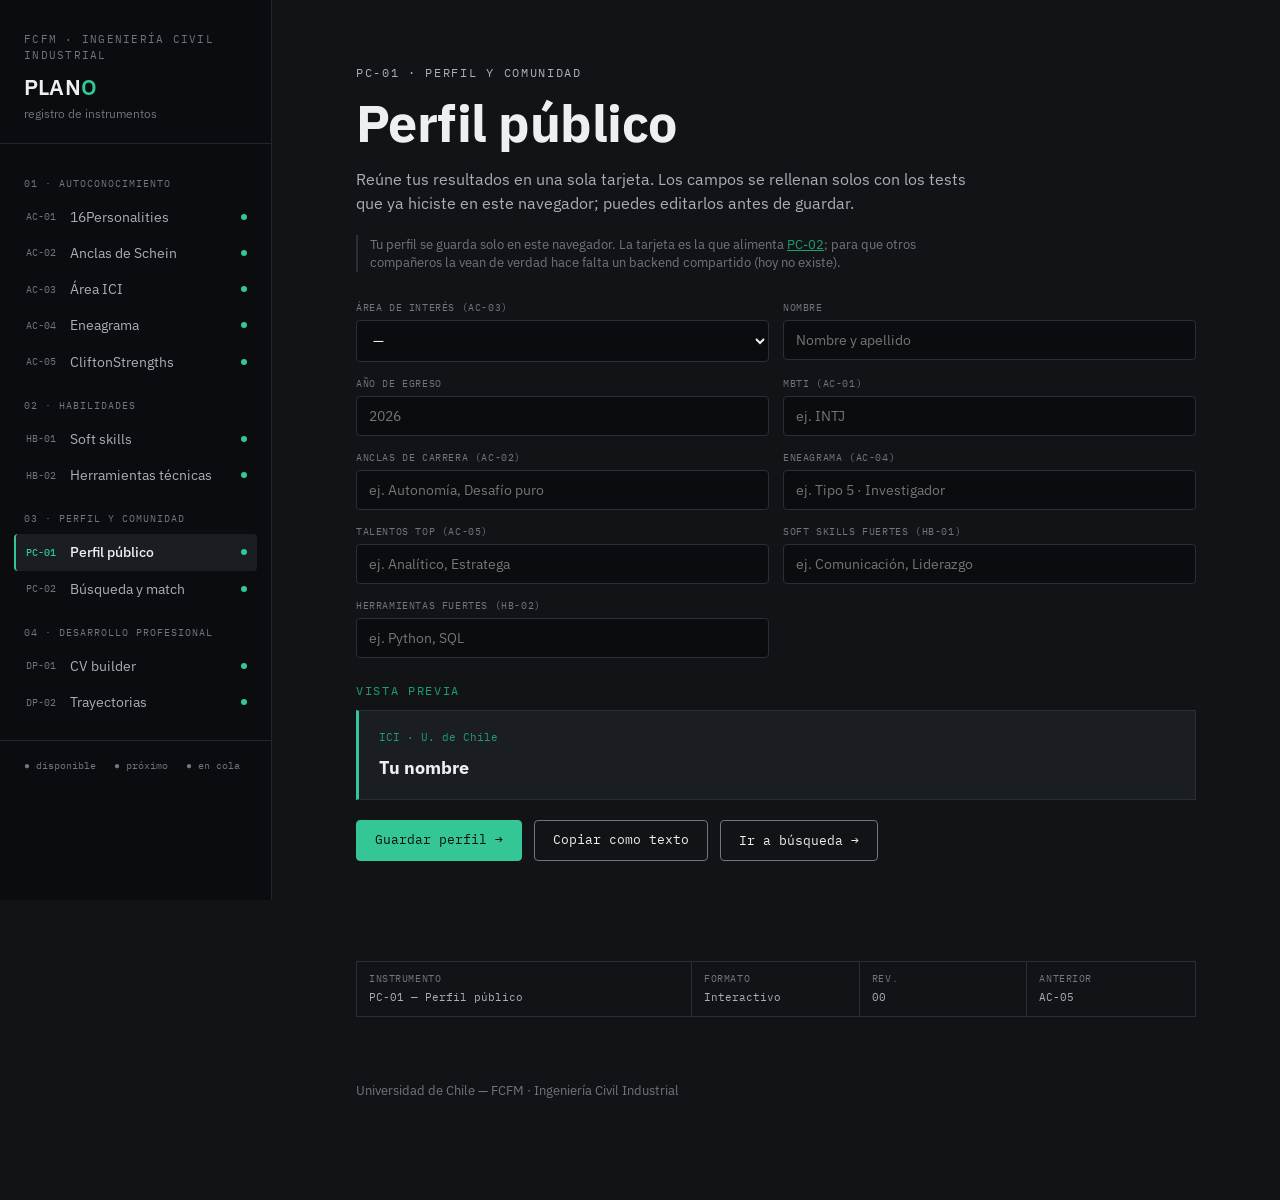
<file: perfil.html>
<!DOCTYPE html>
<html lang="es">
<head>
<meta charset="UTF-8">
<meta name="viewport" content="width=device-width, initial-scale=1.0">
<title>PC-01 · Perfil público — Plano</title>
<link rel="preconnect" href="https://fonts.googleapis.com">
<link href="https://fonts.googleapis.com/css2?family=IBM+Plex+Sans:wght@400;500;600;700&family=IBM+Plex+Mono:wght@400;500;600&display=swap" rel="stylesheet">
<link rel="stylesheet" href="styles.css">
<style>
  .hero-eyebrow{font-family:'IBM Plex Mono',monospace;font-size:12px;letter-spacing:.14em;text-transform:uppercase;color:var(--ink-soft);margin-bottom:14px;}
  .hero-title{font-weight:700;font-size:clamp(34px,5.6vw,52px);line-height:1.05;letter-spacing:-.01em;margin:0 0 16px;}
  .hero-sub{max-width:620px;color:var(--ink-soft);margin-bottom:20px;}
  .disclaimer{font-size:12.5px;color:var(--ink-faint);max-width:620px;margin-bottom:28px;padding-left:12px;border-left:2px solid var(--grid-line);}
  .nav-btn{font-family:'IBM Plex Mono',monospace;font-size:13px;background:none;border:1px solid var(--ink-faint);color:var(--ink);padding:10px 18px;border-radius:var(--radius);cursor:pointer;text-decoration:none;display:inline-flex;}
  .nav-btn:hover{border-color:var(--ink);} .nav-btn.primary{background:var(--accent);color:var(--accent-text);border-color:var(--accent);} .nav-btn.primary:hover{background:var(--accent-deep);}
  .fgrid{display:grid;grid-template-columns:1fr 1fr;gap:14px;margin-bottom:24px;}
  .field label{display:block;font-family:'IBM Plex Mono',monospace;font-size:10px;letter-spacing:.06em;text-transform:uppercase;color:var(--ink-faint);margin-bottom:5px;}
  .field input,.field select{width:100%;padding:10px 12px;border:1px solid var(--grid-line);border-radius:var(--radius);background:var(--panel);color:var(--ink);font:14px 'IBM Plex Sans',sans-serif;}
  .field input:focus,.field select:focus{outline:2px solid var(--accent);outline-offset:1px;}
  .pcard{background:var(--paper-deep);border:1px solid var(--grid-line);border-left:3px solid var(--accent);padding:18px 20px;display:flex;flex-direction:column;gap:8px;}
  .pcard h3{margin:0;font-size:18px;} .pcard .meta{font-family:'IBM Plex Mono',monospace;font-size:11px;color:var(--accent-deep);}
  .pcard .row{font-size:13px;color:var(--ink-soft);} .pcard .row b{font-family:'IBM Plex Mono',monospace;font-size:10px;letter-spacing:.06em;text-transform:uppercase;color:var(--ink-faint);font-weight:500;margin-right:6px;}
  .cards2{display:grid;grid-template-columns:repeat(auto-fill,minmax(280px,1fr));gap:16px;margin-top:20px;}
  .actions{display:flex;gap:12px;flex-wrap:wrap;margin-top:20px;}
  .msg{font-size:12.5px;color:var(--accent-deep);margin-top:10px;min-height:18px;}
  @media (max-width:620px){.fgrid{grid-template-columns:1fr;}}
</style>
</head>
<body>
<button class="menu-toggle" id="menuToggle" aria-label="Abrir menú">≡</button>
<div class="shell">
  <nav class="sidebar" id="sidebar">
    <div class="sidebar-brand">
      <a href="index.html" style="text-decoration:none;">
        <div class="sidebar-eyebrow">FCFM · Ingeniería Civil Industrial</div>
        <div class="sidebar-logo">PLAN<span>O</span></div>
      </a>
      <div class="sidebar-tag">registro de instrumentos</div>
    </div>

    <div class="nav-group">
      <div class="nav-group-title">01 · Autoconocimiento</div>
      <a class="nav-link" href="index.html#autoconocimiento"><span class="nav-code">AC-01</span>16Personalities<span class="nav-dot ok"></span></a>
      <a class="nav-link" href="schein.html"><span class="nav-code">AC-02</span>Anclas de Schein<span class="nav-dot ok"></span></a>
      <a class="nav-link" href="area-ici.html"><span class="nav-code">AC-03</span>Área ICI<span class="nav-dot ok"></span></a>
      <a class="nav-link" href="eneagrama.html"><span class="nav-code">AC-04</span>Eneagrama<span class="nav-dot ok"></span></a>
      <a class="nav-link" href="cliftonstrengths.html"><span class="nav-code">AC-05</span>CliftonStrengths<span class="nav-dot ok"></span></a>
    </div>

    <div class="nav-group">
      <div class="nav-group-title">02 · Habilidades</div>
      <a class="nav-link" href="soft-skills.html"><span class="nav-code">HB-01</span>Soft skills<span class="nav-dot ok"></span></a>
      <a class="nav-link" href="tech-tools.html"><span class="nav-code">HB-02</span>Herramientas técnicas<span class="nav-dot ok"></span></a>
    </div>

    <div class="nav-group">
      <div class="nav-group-title">03 · Perfil y comunidad</div>
      <a class="nav-link active" href="perfil.html"><span class="nav-code">PC-01</span>Perfil público<span class="nav-dot ok"></span></a>
      <a class="nav-link" href="buscar.html"><span class="nav-code">PC-02</span>Búsqueda y match<span class="nav-dot ok"></span></a>
    </div>

    <div class="nav-group">
      <div class="nav-group-title">04 · Desarrollo profesional</div>
      <a class="nav-link" href="cv-builder.html"><span class="nav-code">DP-01</span>CV builder<span class="nav-dot ok"></span></a>
      <a class="nav-link" href="trayectorias.html"><span class="nav-code">DP-02</span>Trayectorias<span class="nav-dot ok"></span></a>
    </div>

    <div class="sidebar-foot">
      ● disponible &nbsp; ● próximo &nbsp; ● en cola
    </div>
  </nav>
  <main class="paper">
    <div class="container">
      <div class="hero-eyebrow">PC-01 · Perfil y comunidad</div>
      <h1 class="hero-title">Perfil público</h1>
      <p class="hero-sub">Reúne tus resultados en una sola tarjeta. Los campos se rellenan solos con los tests que ya hiciste en este navegador; puedes editarlos antes de guardar.</p>
      <p class="disclaimer">Tu perfil se guarda solo en este navegador. La tarjeta es la que alimenta <a href="buscar.html" style="color:var(--accent-deep);">PC-02</a>; para que otros compañeros la vean de verdad hace falta un backend compartido (hoy no existe).</p>
      <div class="fgrid">
        <div class="field"><label for="f_area">Área de interés (AC-03)</label><select id="f_area"><option value="">—</option><option>Operaciones / SCM</option><option>Finanzas</option><option>Data & Analytics</option><option>Personas / RRHH</option><option>Estrategia / Consultoría</option><option>Emprendimiento</option><option>Sustentabilidad</option></select></div>
        <div class="field"><label for="f_name">Nombre</label><input id="f_name" placeholder="Nombre y apellido"></div><div class="field"><label for="f_gen">Año de egreso</label><input id="f_gen" placeholder="2026"></div><div class="field"><label for="f_mbti">MBTI (AC-01)</label><input id="f_mbti" placeholder="ej. INTJ"></div><div class="field"><label for="f_ancla">Anclas de carrera (AC-02)</label><input id="f_ancla" placeholder="ej. Autonomía, Desafío puro"></div><div class="field"><label for="f_enea">Eneagrama (AC-04)</label><input id="f_enea" placeholder="ej. Tipo 5 · Investigador"></div><div class="field"><label for="f_tal">Talentos top (AC-05)</label><input id="f_tal" placeholder="ej. Analítico, Estratega"></div><div class="field"><label for="f_soft">Soft skills fuertes (HB-01)</label><input id="f_soft" placeholder="ej. Comunicación, Liderazgo"></div><div class="field"><label for="f_tools">Herramientas fuertes (HB-02)</label><input id="f_tools" placeholder="ej. Python, SQL"></div>
      </div>
      <div class="results-eyebrow">Vista previa</div>
      <div class="pcard" id="card"></div>
      <div class="actions"><button class="nav-btn primary" id="saveBtn">Guardar perfil →</button><button class="nav-btn" id="copyBtn">Copiar como texto</button><a class="nav-btn" href="buscar.html">Ir a búsqueda →</a></div>
      <p class="msg" id="msg"></p>
      <div class="titleblock">
        <div class="tb-cell"><span class="tb-label">Instrumento</span><span class="tb-value">PC-01 — Perfil público</span></div>
        <div class="tb-cell"><span class="tb-label">Formato</span><span class="tb-value">Interactivo</span></div>
        <div class="tb-cell"><span class="tb-label">Rev.</span><span class="tb-value">00</span></div>
        <div class="tb-cell"><span class="tb-label">Anterior</span><span class="tb-value">AC-05</span></div>
      </div>
      <footer class="site-footer">Universidad de Chile — FCFM · Ingeniería Civil Industrial</footer>
    </div>
  </main>
</div>
<script>
const $=id=>document.getElementById(id);
$('menuToggle').addEventListener('click',()=>$('sidebar').classList.toggle('open'));
const IDS=['name','gen','mbti','ancla','enea','tal','soft','tools','area'];
const LS=k=>{try{return JSON.parse(localStorage.getItem(k))}catch(e){return null}};
const j=a=>Array.isArray(a)?a.join(', '):(a||'');
const saved=LS('plano_profile');
const auto={area:j((LS('plano_ac03')||[])[0]),ancla:j(LS('plano_ac02')),enea:j(LS('plano_ac04')),tal:j(LS('plano_ac05')),soft:j(LS('plano_hb01')),tools:j(LS('plano_hb02'))};
IDS.forEach(k=>{$('f_'+k).value=(saved&&saved[k])||auto[k]||'';$('f_'+k).addEventListener('input',draw);});
function data(){const d={};IDS.forEach(k=>d[k]=$('f_'+k).value.trim());return d;}
const ROWS=[['mbti','MBTI'],['ancla','Anclas'],['enea','Eneagrama'],['tal','Talentos'],['soft','Soft skills'],['tools','Herramientas']];
function esc(s){return s.replace(/[&<>]/g,c=>({'&':'&amp;','<':'&lt;','>':'&gt;'}[c]));}
function draw(){const d=data();$('card').innerHTML='<div class="meta">'+esc([d.area,d.gen&&'Egreso '+d.gen].filter(Boolean).join(' · ')||'ICI · U. de Chile')+'</div><h3>'+esc(d.name||'Tu nombre')+'</h3>'+ROWS.filter(r=>d[r[0]]).map(r=>'<div class="row"><b>'+r[1]+'</b>'+esc(d[r[0]])+'</div>').join('');}
function text(){const d=data();return (d.name||'Mi perfil')+' — ICI U. de Chile\n'+[['Área',d.area],['Egreso',d.gen]].concat(ROWS.map(r=>[r[1],d[r[0]]])).filter(r=>r[1]).map(r=>r[0]+': '+r[1]).join('\n');}
$('saveBtn').addEventListener('click',()=>{try{localStorage.setItem('plano_profile',JSON.stringify(data()));$('msg').textContent='Perfil guardado en este navegador.';}catch(e){$('msg').textContent='No se pudo guardar (almacenamiento bloqueado).';}});
$('copyBtn').addEventListener('click',()=>{navigator.clipboard.writeText(text()).then(()=>$('msg').textContent='Copiado.',()=>$('msg').textContent='No se pudo copiar.');});
draw();
</script>
</body>
</html>
</file>
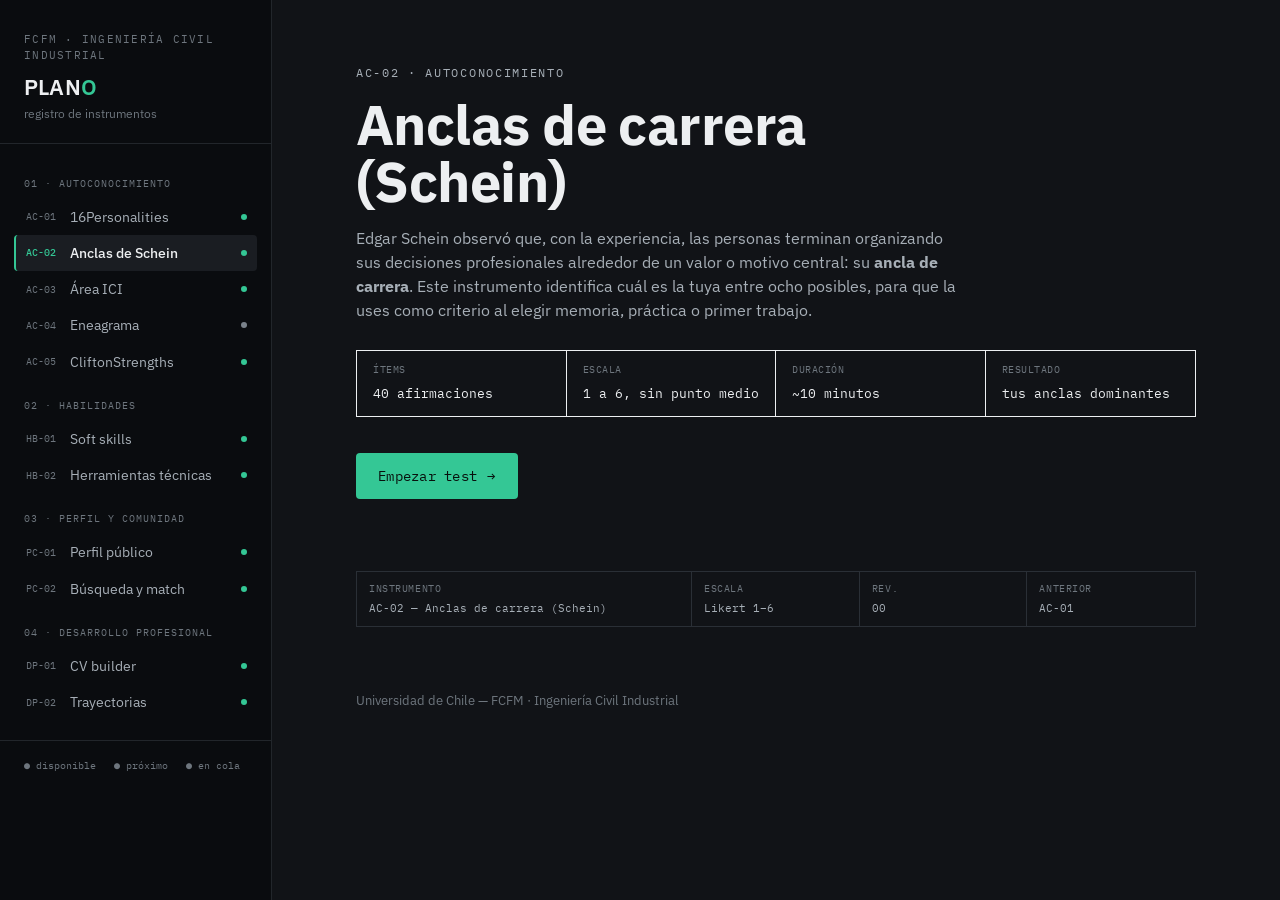
<file: schein.html>
<!DOCTYPE html>
<html lang="es">
<head>
<meta charset="UTF-8">
<meta name="viewport" content="width=device-width, initial-scale=1.0">
<title>AC-02 · Anclas de carrera (Schein) — Plano</title>
<link rel="preconnect" href="https://fonts.googleapis.com">
<link href="https://fonts.googleapis.com/css2?family=IBM+Plex+Sans:wght@400;500;600;700&family=IBM+Plex+Mono:wght@400;500;600&display=swap" rel="stylesheet">
<link rel="stylesheet" href="styles.css">
<style>

  /* ---------- intro ---------- */
  .hero-eyebrow{
    font-family:'IBM Plex Mono', monospace;
    font-size:12px;
    letter-spacing:0.14em;
    text-transform:uppercase;
    color:var(--ink-soft);
    margin-bottom:14px;
  }
  .hero-title{
    font-family:'IBM Plex Sans', sans-serif;
    font-weight:700;
    font-size:clamp(38px, 6vw, 56px);
    line-height:1.02;
    letter-spacing:-0.01em;
    margin:0 0 16px;
  }
  .hero-sub{
    max-width:600px;
    font-size:16px;
    color:var(--ink-soft);
    margin-bottom:28px;
  }

  .spec-strip{
    display:flex;
    flex-wrap:wrap;
    gap:0;
    border:1px solid var(--ink);
    margin-bottom:36px;
  }
  .spec-cell{
    flex:1 1 140px;
    padding:12px 16px;
    border-right:1px solid var(--ink);
    font-family:'IBM Plex Mono', monospace;
  }
  .spec-cell:last-child{border-right:none;}
  .spec-cell .k{display:block; font-size:9.5px; letter-spacing:0.06em; text-transform:uppercase; color:var(--ink-faint); margin-bottom:3px;}
  .spec-cell .v{font-size:13px; color:var(--ink);}

  .start-btn{
    display:inline-flex;
    align-items:center;
    gap:10px;
    background:var(--accent);
    color:var(--accent-text);
    border:none;
    font-family:'IBM Plex Mono', monospace;
    font-size:13.5px;
    letter-spacing:0.02em;
    padding:14px 22px;
    border-radius:var(--radius);
    cursor:pointer;
    transition:background 0.15s ease, transform 0.15s ease;
  }
  .start-btn:hover{background:var(--accent-deep); transform:translateY(-1px);}
  .start-btn .arrow{transition:transform 0.15s ease;}
  .start-btn:hover .arrow{transform:translateX(3px);}

  /* ---------- quiz ---------- */
  .quiz-wrap{display:none;}
  .quiz-wrap.active{display:block;}
  .intro-wrap.hidden, .results-wrap.hidden{display:none;}

  .progress-rail{
    margin:8px 0 44px;
  }
  .progress-meta{
    display:flex;
    justify-content:space-between;
    font-family:'IBM Plex Mono', monospace;
    font-size:11px;
    color:var(--ink-soft);
    margin-bottom:8px;
  }
  .progress-track{
    position:relative;
    height:8px;
    background:var(--grid-line);
    border:1px solid var(--grid-line);
  }
  .progress-fill{
    position:absolute;
    top:0; left:0; bottom:0;
    background:var(--accent);
    width:0%;
    transition:width 0.25s ease;
  }
  .progress-ticks{
    display:flex;
    justify-content:space-between;
    margin-top:4px;
  }
  .progress-ticks span{
    width:1px;
    height:5px;
    background:var(--grid-line);
  }

  .question-code{
    font-family:'IBM Plex Mono', monospace;
    font-size:11px;
    color:var(--accent-deep);
    letter-spacing:0.06em;
    margin-bottom:10px;
  }
  .question-text{
    font-family:'IBM Plex Sans', sans-serif;
    font-weight:600;
    font-size:clamp(22px, 3.4vw, 30px);
    line-height:1.25;
    margin:0 0 40px;
    max-width:640px;
  }

  .scale{
    max-width:640px;
    margin-bottom:10px;
  }
  .scale-row{
    display:flex;
    gap:8px;
  }
  .scale-btn{
    flex:1;
    aspect-ratio:1;
    max-width:64px;
    border:1.5px solid var(--ink);
    background:transparent;
    color:var(--ink);
    font-family:'IBM Plex Mono', monospace;
    font-size:16px;
    font-weight:500;
    border-radius:50%;
    cursor:pointer;
    transition:background 0.12s ease, color 0.12s ease, transform 0.12s ease;
  }
  .scale-btn:hover{transform:translateY(-2px);}
  .scale-btn.selected{background:var(--ink); color:var(--accent);}
  .scale-labels{
    display:flex;
    justify-content:space-between;
    font-size:11.5px;
    color:var(--ink-faint);
    margin-top:10px;
  }

  .quiz-nav{
    display:flex;
    justify-content:space-between;
    align-items:center;
    margin-top:40px;
    max-width:640px;
  }
  .nav-btn{
    font-family:'IBM Plex Mono', monospace;
    font-size:13px;
    background:none;
    border:1px solid var(--ink-faint);
    color:var(--ink);
    padding:10px 18px;
    border-radius:var(--radius);
    cursor:pointer;
    transition:border-color 0.15s ease, background 0.15s ease;
  }
  .nav-btn:hover:not(:disabled){border-color:var(--ink); background:var(--grid-line);}
  .nav-btn:disabled{opacity:0.35; cursor:not-allowed;}
  .nav-btn.primary{background:var(--accent); color:var(--accent-text); border-color:var(--accent);}
  .nav-btn.primary:hover{background:var(--accent-deep);}

  /* ---------- results ---------- */
  .results-eyebrow{
    font-family:'IBM Plex Mono', monospace;
    font-size:12px;
    letter-spacing:0.14em;
    text-transform:uppercase;
    color:var(--accent-deep);
    margin-bottom:10px;
  }
  .results-title{
    font-family:'IBM Plex Sans', sans-serif;
    font-weight:700;
    font-size:clamp(30px, 5vw, 42px);
    margin:0 0 8px;
  }
  .results-sub{
    color:var(--ink-soft);
    max-width:600px;
    margin-bottom:36px;
  }

  .anchor-bar{
    display:grid;
    grid-template-columns:150px 1fr 40px;
    align-items:center;
    gap:14px;
    padding:10px 0;
    border-bottom:1px solid var(--grid-line);
  }
  .anchor-name{
    font-family:'IBM Plex Mono', monospace;
    font-size:12px;
    color:var(--ink);
  }
  .anchor-track{
    height:14px;
    background:var(--grid-line);
    border:1px solid var(--grid-line);
    position:relative;
  }
  .anchor-fill{
    height:100%;
    background:var(--ink-faint);
  }
  .anchor-bar.top-1 .anchor-fill{background:var(--accent);}
  .anchor-bar.top-2 .anchor-fill{background:var(--accent-deep);}
  .anchor-bar.top-1 .anchor-name{color:var(--accent-deep); font-weight:600;}
  .anchor-value{
    font-family:'IBM Plex Mono', monospace;
    font-size:11.5px;
    color:var(--ink-faint);
    text-align:right;
  }

  .anchor-callouts{
    margin-top:40px;
    display:grid;
    grid-template-columns:1fr 1fr;
    gap:16px;
  }
  .callout{
    background:var(--paper-deep);
    border:1px solid var(--grid-line);
    border-left:3px solid var(--accent);
    padding:18px 20px;
  }
  .callout .rank{
    font-family:'IBM Plex Mono', monospace;
    font-size:10.5px;
    letter-spacing:0.08em;
    text-transform:uppercase;
    color:var(--accent-deep);
    margin-bottom:6px;
  }
  .callout h4{
    font-family:'IBM Plex Sans', sans-serif;
    margin:0 0 8px;
    font-size:18px;
  }
  .callout p{
    font-size:13.5px;
    color:var(--ink-soft);
    margin:0;
  }

  .results-actions{
    display:flex;
    gap:12px;
    margin-top:40px;
    flex-wrap:wrap;
  }

  @media (max-width: 620px){
    .anchor-callouts{grid-template-columns:1fr;}
    .anchor-bar{grid-template-columns:96px 1fr 32px; gap:8px;}
    .scale-btn{max-width:44px; font-size:13px;}
  }
</style>
</head>
<body>

<button class="menu-toggle" id="menuToggle" aria-label="Abrir menú">≡</button>

<div class="shell">

  <nav class="sidebar" id="sidebar">
    <div class="sidebar-brand">
      <a href="index.html" style="text-decoration:none;">
        <div class="sidebar-eyebrow">FCFM · Ingeniería Civil Industrial</div>
        <div class="sidebar-logo">PLAN<span>O</span></div>
      </a>
      <div class="sidebar-tag">registro de instrumentos</div>
    </div>

    <div class="nav-group">
      <div class="nav-group-title">01 · Autoconocimiento</div>
      <a class="nav-link" href="index.html#autoconocimiento"><span class="nav-code">AC-01</span>16Personalities<span class="nav-dot ok"></span></a>
      <a class="nav-link active" href="schein.html"><span class="nav-code">AC-02</span>Anclas de Schein<span class="nav-dot ok"></span></a>
      <a class="nav-link" href="area-ici.html"><span class="nav-code">AC-03</span>Área ICI<span class="nav-dot ok"></span></a>
      <a class="nav-link" href="index.html#autoconocimiento"><span class="nav-code">AC-04</span>Eneagrama<span class="nav-dot"></span></a>
      <a class="nav-link" href="cliftonstrengths.html"><span class="nav-code">AC-05</span>CliftonStrengths<span class="nav-dot ok"></span></a>
    </div>

    <div class="nav-group">
      <div class="nav-group-title">02 · Habilidades</div>
      <a class="nav-link" href="soft-skills.html"><span class="nav-code">HB-01</span>Soft skills<span class="nav-dot ok"></span></a>
      <a class="nav-link" href="tech-tools.html"><span class="nav-code">HB-02</span>Herramientas técnicas<span class="nav-dot ok"></span></a>
    </div>

    <div class="nav-group">
      <div class="nav-group-title">03 · Perfil y comunidad</div>
      <a class="nav-link" href="perfil.html"><span class="nav-code">PC-01</span>Perfil público<span class="nav-dot ok"></span></a>
      <a class="nav-link" href="buscar.html"><span class="nav-code">PC-02</span>Búsqueda y match<span class="nav-dot ok"></span></a>
    </div>

    <div class="nav-group">
      <div class="nav-group-title">04 · Desarrollo profesional</div>
      <a class="nav-link" href="cv-builder.html"><span class="nav-code">DP-01</span>CV builder<span class="nav-dot ok"></span></a>
      <a class="nav-link" href="trayectorias.html"><span class="nav-code">DP-02</span>Trayectorias<span class="nav-dot ok"></span></a>
    </div>

    <div class="sidebar-foot">
      ● disponible &nbsp; ● próximo &nbsp; ● en cola
    </div>
  </nav>

  <main class="paper">
    <div class="container">

      <!-- ============ INTRO ============ -->
      <div class="intro-wrap" id="introWrap">
        <div class="hero-eyebrow">AC-02 · Autoconocimiento</div>
        <h1 class="hero-title">Anclas de carrera<br>(Schein)</h1>
        <p class="hero-sub">
          Edgar Schein observó que, con la experiencia, las personas terminan organizando sus decisiones
          profesionales alrededor de un valor o motivo central: su <strong>ancla de carrera</strong>.
          Este instrumento identifica cuál es la tuya entre ocho posibles, para que la uses como criterio
          al elegir memoria, práctica o primer trabajo.
        </p>

        <div class="spec-strip">
          <div class="spec-cell"><span class="k">Ítems</span><span class="v">40 afirmaciones</span></div>
          <div class="spec-cell"><span class="k">Escala</span><span class="v">1 a 6, sin punto medio</span></div>
          <div class="spec-cell"><span class="k">Duración</span><span class="v">~10 minutos</span></div>
          <div class="spec-cell"><span class="k">Resultado</span><span class="v">tus anclas dominantes</span></div>
        </div>

        <button class="start-btn" id="startBtn">Empezar test <span class="arrow">→</span></button>
      </div>

      <!-- ============ QUIZ ============ -->
      <div class="quiz-wrap" id="quizWrap">
        <div class="progress-rail">
          <div class="progress-meta">
            <span id="progressLabel">Pregunta 01 / 40</span>
            <span>AC-02 · Anclas de Schein</span>
          </div>
          <div class="progress-track"><div class="progress-fill" id="progressFill"></div></div>
        </div>

        <div class="question-code" id="questionCode">ÍTEM 01</div>
        <h2 class="question-text" id="questionText">—</h2>

        <div class="scale">
          <div class="scale-row" id="scaleRow"></div>
          <div class="scale-labels">
            <span>Muy en desacuerdo</span>
            <span>Muy de acuerdo</span>
          </div>
        </div>

        <div class="quiz-nav">
          <button class="nav-btn" id="prevBtn">← Anterior</button>
          <button class="nav-btn primary" id="nextBtn" disabled>Siguiente →</button>
        </div>
      </div>

      <!-- ============ RESULTS ============ -->
      <div class="results-wrap hidden" id="resultsWrap">
        <div class="results-eyebrow">Resultado · AC-02</div>
        <h2 class="results-title">Tu ficha de anclas</h2>
        <p class="results-sub">Puntaje por ancla (máximo 30 cada una). Las dos más altas son las que más pesan hoy en tus decisiones de carrera — no son una camisa de fuerza, sino un punto de partida.</p>

        <div id="barsContainer"></div>

        <div class="anchor-callouts" id="calloutsContainer"></div>

        <div class="share-box">
          <span class="label">Enviar resultado a tu correo</span>
          <div class="share-row">
            <input type="email" class="share-input" id="emailInput" placeholder="tu-correo@ing.uchile.cl">
            <button class="share-btn" id="emailBtn">Enviar por correo →</button>
          </div>
          <p class="share-note">Se abre tu aplicación de correo con el resultado ya redactado, listo para enviar.</p>
          <p class="share-error" id="emailError">Ingresa un correo válido antes de continuar.</p>
        </div>

        <div class="results-actions">
          <button class="nav-btn" id="retakeBtn">↺ Repetir test</button>
          <a class="nav-btn primary" href="index.html">Volver al índice →</a>
        </div>
      </div>

      <div class="titleblock">
        <div class="tb-cell"><span class="tb-label">Instrumento</span><span class="tb-value">AC-02 — Anclas de carrera (Schein)</span></div>
        <div class="tb-cell"><span class="tb-label">Escala</span><span class="tb-value">Likert 1–6</span></div>
        <div class="tb-cell"><span class="tb-label">Rev.</span><span class="tb-value">00</span></div>
        <div class="tb-cell"><span class="tb-label">Anterior</span><span class="tb-value">AC-01</span></div>
      </div>

      <footer class="site-footer">Universidad de Chile — FCFM · Ingeniería Civil Industrial</footer>

    </div>
  </main>

</div>

<script>
  /* ---------------- data ---------------- */
  const ANCHORS = {
    TF: { name: "Técnica / funcional", desc: "Te realizas dominando un área específica hasta ser la persona de referencia en ella. Roles afines: especialista técnico, arquitecto de soluciones, líder de producto técnico." },
    GM: { name: "Directiva general",   desc: "Te motiva integrar áreas distintas y asumir responsabilidad por el resultado completo de una organización. Roles afines: gerencia general, dirección de operaciones, consultoría estratégica." },
    AU: { name: "Autonomía",           desc: "Necesitas definir tú mismo/a cómo, cuándo y bajo qué condiciones trabajas. Roles afines: consultoría independiente, freelance técnico, emprendimiento unipersonal." },
    SE: { name: "Seguridad / estabilidad", desc: "Priorizas la previsibilidad y la estabilidad por sobre el riesgo o el crecimiento acelerado. Roles afines: sector público, grandes corporaciones, funciones de control." },
    EC: { name: "Creatividad empresarial", desc: "Te mueve construir negocios o proyectos nuevos desde cero, asumiendo el riesgo que eso implica. Roles afines: emprendimiento, innovación corporativa, venture building." },
    SV: { name: "Servicio / causa",    desc: "Tu trabajo necesita un propósito que trascienda el cargo o el sueldo. Roles afines: impacto social, sustentabilidad, políticas públicas, ONGs." },
    CH: { name: "Desafío puro",        desc: "Te motiva competir y resolver problemas exigentes; pierdes interés cuando un rol deja de retarte. Roles afines: consultoría estratégica, trading, roles comerciales de alta exigencia." },
    LS: { name: "Estilo de vida",      desc: "Buscas que el trabajo se integre con tu vida personal, más que maximizar cargo o sueldo por separado. Roles afines: esquemas flexibles, remoto, consultoría por proyectos." }
  };

  const QUESTIONS = [
    ["Prefiero definir yo mismo/a cómo y cuándo hago mi trabajo.", "AU"],
    ["Me atrae la idea de crear mi propia empresa o proyecto desde cero.", "EC"],
    ["Priorizo la estabilidad laboral por sobre el crecimiento acelerado o el riesgo.", "SE"],
    ["Me motiva más liderar un equipo o área completa que ser especialista en un tema.", "GM"],
    ["Prefiero profundizar en un área técnica hasta dominarla, más que gestionar personas.", "TF"],
    ["Priorizo que mi trabajo sea compatible con mi vida personal y familiar.", "LS"],
    ["Elegiría un trabajo con propósito social aunque pague menos que otro sin ese componente.", "SV"],
    ["Me aburro rápido si un trabajo deja de representar un desafío.", "CH"],
    ["Mi satisfacción laboral depende de resolver problemas técnicos complejos de mi especialidad.", "TF"],
    ["Disfruto tomar decisiones que integran finanzas, operaciones y personas a la vez.", "GM"],
    ["Me cuesta seguir procedimientos rígidos impuestos por otros.", "AU"],
    ["Me sentiría más tranquilo/a en una organización grande y estable que en una startup.", "SE"],
    ["Disfruto identificar oportunidades de negocio que otros no ven.", "EC"],
    ["No aceptaría un ascenso si implica sacrificar tiempo con las personas que me importan.", "LS"],
    ["Me motiva más el impacto de mi trabajo en otros que el prestigio o el sueldo.", "SV"],
    ["Busco activamente problemas difíciles o poco comunes para resolver.", "CH"],
    ["Me incomoda alejarme del trabajo técnico para tomar un rol de gestión general.", "TF"],
    ["Aspiro a llegar a una posición de alta dirección en una organización.", "GM"],
    ["Elegiría un trabajo con menos beneficios si eso significa más libertad para organizar mi tiempo.", "AU"],
    ["Un buen contrato y beneficios claros pesan más en mi decisión que el prestigio del cargo.", "SE"],
    ["Prefiero asumir el riesgo de emprender antes que tener la seguridad de un sueldo fijo.", "EC"],
    ["Busco un empleador flexible con horarios y modalidad de trabajo.", "LS"],
    ["Me interesa trabajar en temas de sustentabilidad, equidad o desarrollo social.", "SV"],
    ["Prefiero un rol competitivo donde pueda medirme contra otros o contra metas exigentes.", "CH"],
    ["Valoro ser reconocido/a como experto/a en un tema específico.", "TF"],
    ["Me interesa más el resultado global de un negocio que el detalle técnico de una tarea.", "GM"],
    ["Me incomoda que evalúen mi desempeño con reglas estandarizadas para todos.", "AU"],
    ["Prefiero saber exactamente qué esperar de mi trabajo en los próximos años.", "SE"],
    ["Me interesa más construir algo nuevo que optimizar algo que ya existe.", "EC"],
    ["El equilibrio entre trabajo y vida personal pesa más que el sueldo al elegir un empleo.", "LS"],
    ["Evaluaría un empleador según sus valores, no solo según el cargo que ofrece.", "SV"],
    ["Cambiaría de proyecto si el actual ya no me exige aprender cosas nuevas.", "CH"],
    ["Prefiero un cargo que profundice mi expertise antes que uno que amplíe mis responsabilidades administrativas.", "TF"],
    ["Me veo asumiendo responsabilidad por el desempeño de otros equipos, no solo el mío.", "GM"],
    ["Prefiero trabajar de forma independiente o freelance antes que en una estructura jerárquica fija.", "AU"],
    ["Evitaría un cambio de trabajo si implica incertidumbre económica, aunque el nuevo rol sea más interesante.", "SE"],
    ["Me imagino, en algún momento, siendo dueño/a de mi propio negocio.", "EC"],
    ["Evaluaría un trabajo primero por cómo encaja en mi estilo de vida, luego por lo demás.", "LS"],
    ["Preferiría trabajar en una causa que me importa aunque el crecimiento profesional sea más lento.", "SV"],
    ["Me motiva más \"ganar\" o superar un desafío que la estabilidad del cargo.", "CH"]
  ];

  /* ---------------- state ---------------- */
  let current = 0;
  const answers = new Array(QUESTIONS.length).fill(null);

  const introWrap = document.getElementById('introWrap');
  const quizWrap = document.getElementById('quizWrap');
  const resultsWrap = document.getElementById('resultsWrap');
  const startBtn = document.getElementById('startBtn');
  const progressFill = document.getElementById('progressFill');
  const progressLabel = document.getElementById('progressLabel');
  const questionCode = document.getElementById('questionCode');
  const questionText = document.getElementById('questionText');
  const scaleRow = document.getElementById('scaleRow');
  const prevBtn = document.getElementById('prevBtn');
  const nextBtn = document.getElementById('nextBtn');
  const retakeBtn = document.getElementById('retakeBtn');

  for(let i = 1; i <= 6; i++){
    const btn = document.createElement('button');
    btn.className = 'scale-btn';
    btn.textContent = i;
    btn.type = 'button';
    btn.addEventListener('click', () => selectAnswer(i));
    scaleRow.appendChild(btn);
  }

  function renderQuestion(){
    const [text, code] = QUESTIONS[current];
    questionCode.textContent = 'ÍTEM ' + String(current + 1).padStart(2, '0');
    questionText.textContent = text;
    progressLabel.textContent = 'Pregunta ' + String(current + 1).padStart(2, '0') + ' / ' + QUESTIONS.length;
    progressFill.style.width = ((current) / QUESTIONS.length * 100) + '%';

    [...scaleRow.children].forEach((btn, idx) => {
      btn.classList.toggle('selected', answers[current] === idx + 1);
    });

    prevBtn.disabled = current === 0;
    nextBtn.disabled = answers[current] === null;
    nextBtn.textContent = current === QUESTIONS.length - 1 ? 'Ver resultado →' : 'Siguiente →';
  }

  function selectAnswer(value){
    answers[current] = value;
    renderQuestion();
  }

  startBtn.addEventListener('click', () => {
    introWrap.classList.add('hidden');
    quizWrap.classList.add('active');
    renderQuestion();
  });

  prevBtn.addEventListener('click', () => {
    if(current > 0){ current--; renderQuestion(); }
  });

  nextBtn.addEventListener('click', () => {
    if(answers[current] === null) return;
    if(current < QUESTIONS.length - 1){
      current++;
      renderQuestion();
    } else {
      showResults();
    }
  });

  document.addEventListener('keydown', (e) => {
    if(!quizWrap.classList.contains('active')) return;
    if(['1','2','3','4','5','6'].includes(e.key)) selectAnswer(parseInt(e.key));
    if(e.key === 'ArrowRight' && !nextBtn.disabled) nextBtn.click();
    if(e.key === 'ArrowLeft' && !prevBtn.disabled) prevBtn.click();
  });

  function showResults(){
    quizWrap.classList.remove('active');
    resultsWrap.classList.remove('hidden');
    progressFill.style.width = '100%';

    const scores = {};
    Object.keys(ANCHORS).forEach(k => scores[k] = 0);
    QUESTIONS.forEach(([text, code], idx) => {
      scores[code] += answers[idx];
    });

    const ranked = Object.entries(scores).sort((a, b) => b[1] - a[1]);
    lastRanked = ranked;
    try{localStorage.setItem('plano_ac02',JSON.stringify(ranked.slice(0,2).map(r=>ANCHORS[r[0]].name)));}catch(e){}

    const barsContainer = document.getElementById('barsContainer');
    barsContainer.innerHTML = '';
    ranked.forEach(([code, score], rank) => {
      const row = document.createElement('div');
      row.className = 'anchor-bar' + (rank === 0 ? ' top-1' : rank === 1 ? ' top-2' : '');
      row.innerHTML = `
        <span class="anchor-name">${ANCHORS[code].name}</span>
        <div class="anchor-track"><div class="anchor-fill" style="width:${(score/30*100).toFixed(0)}%"></div></div>
        <span class="anchor-value">${score}/30</span>
      `;
      barsContainer.appendChild(row);
    });

    const calloutsContainer = document.getElementById('calloutsContainer');
    calloutsContainer.innerHTML = '';
    ranked.slice(0, 2).forEach(([code, score], rank) => {
      const div = document.createElement('div');
      div.className = 'callout';
      div.innerHTML = `
        <div class="rank">${rank === 0 ? 'Ancla dominante' : 'Segunda ancla'}</div>
        <h4>${ANCHORS[code].name}</h4>
        <p>${ANCHORS[code].desc}</p>
      `;
      calloutsContainer.appendChild(div);
    });
  }

  retakeBtn.addEventListener('click', () => {
    current = 0;
    answers.fill(null);
    resultsWrap.classList.add('hidden');
    introWrap.classList.remove('hidden');
  });

  /* ---------------- send result by email (mailto) ---------------- */
  const emailInput = document.getElementById('emailInput');
  const emailBtn = document.getElementById('emailBtn');
  const emailError = document.getElementById('emailError');
  let lastRanked = [];

  emailBtn.addEventListener('click', () => {
    const email = emailInput.value.trim();
    const valid = /^[^\s@]+@[^\s@]+\.[^\s@]+$/.test(email);
    if(!valid){
      emailError.classList.add('visible');
      return;
    }
    emailError.classList.remove('visible');

    const lines = lastRanked.map(([code, score], i) =>
      `${i + 1}. ${ANCHORS[code].name} — ${score}/30`
    ).join('\n');

    const [topCode] = lastRanked[0];
    const subject = 'Mi resultado — AC-02 Anclas de carrera (Schein)';
    const body =
`Resultado del test de Anclas de carrera (Schein) — Plano, ICI U. de Chile

Ancla dominante: ${ANCHORS[topCode].name}
${ANCHORS[topCode].desc}

Puntaje completo:
${lines}

Generado en Plano — red profesional ICI.`;

    const mailto = `mailto:${encodeURIComponent(email)}?subject=${encodeURIComponent(subject)}&body=${encodeURIComponent(body)}`;
    window.location.href = mailto;
  });

  /* ---------------- sidebar mobile toggle ---------------- */
  const toggle = document.getElementById('menuToggle');
  const sidebar = document.getElementById('sidebar');
  toggle.addEventListener('click', () => sidebar.classList.toggle('open'));
</script>

</body>
</html>
</file>
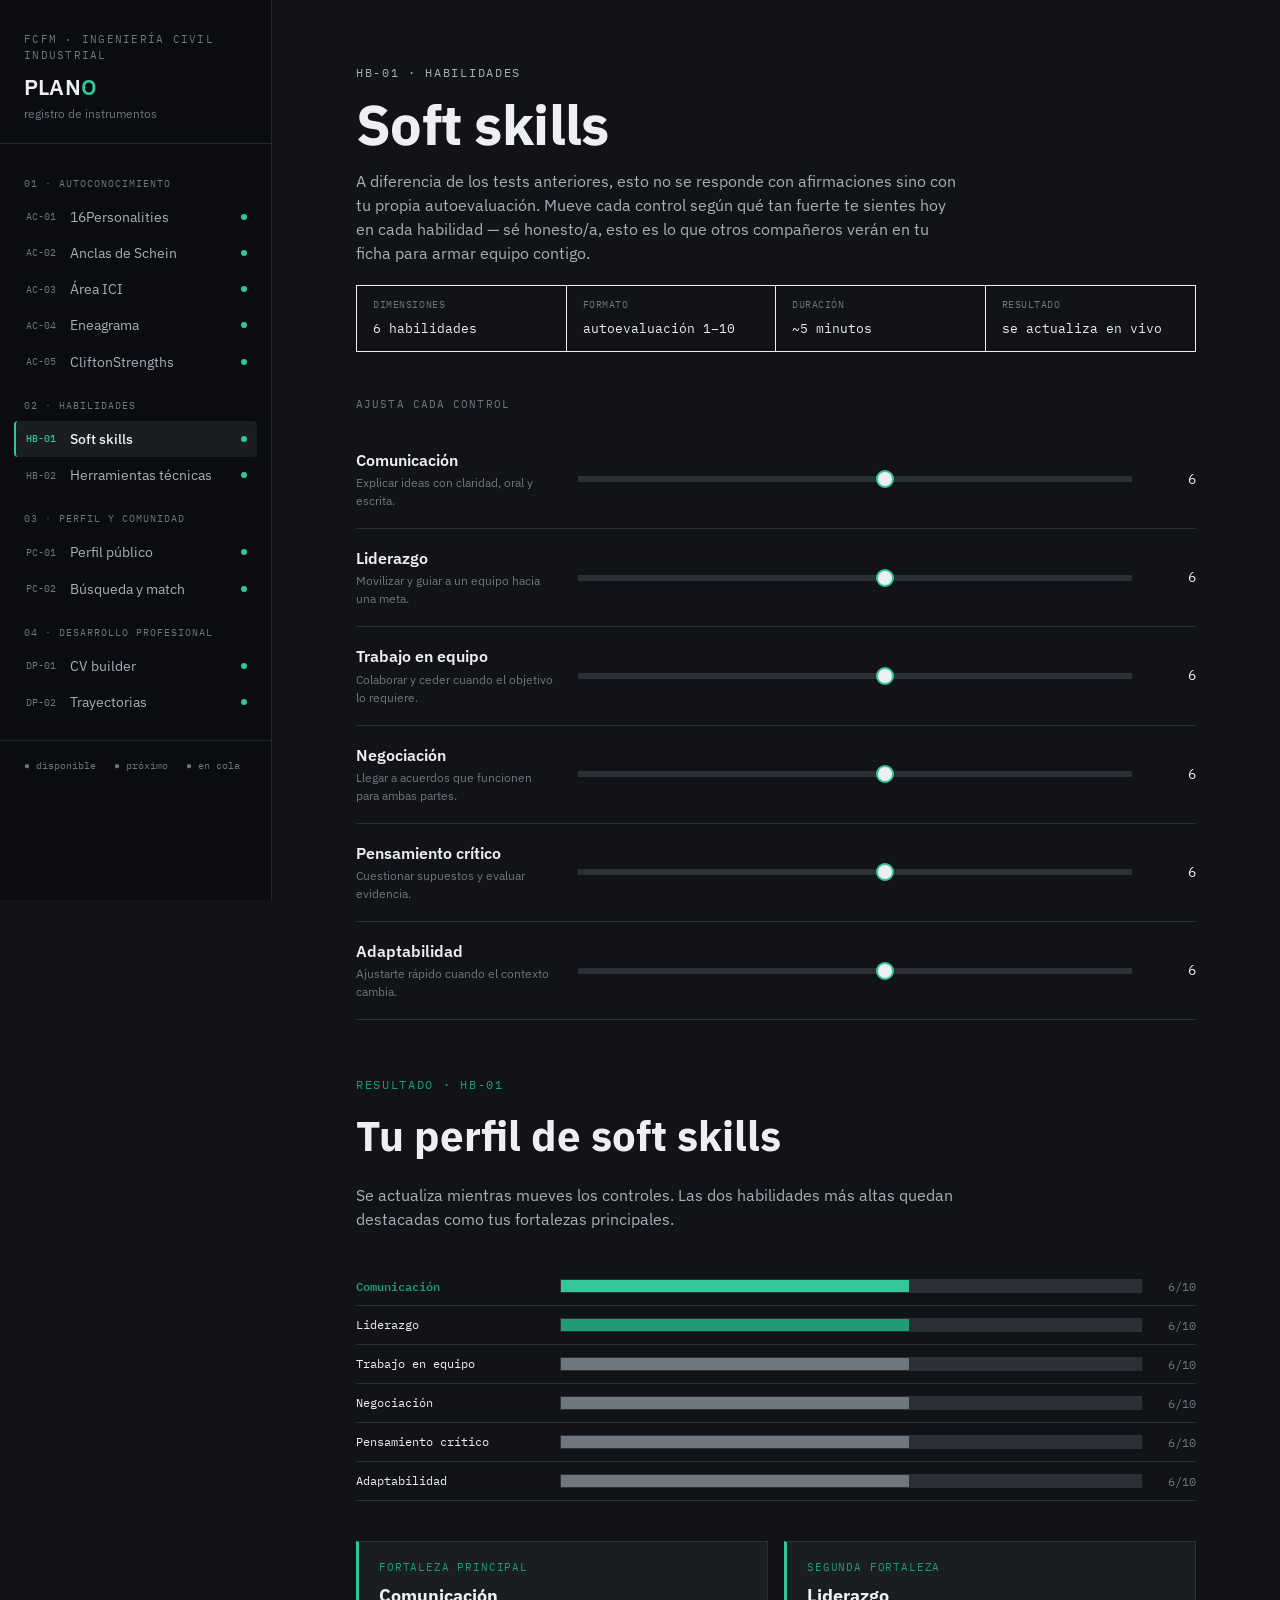
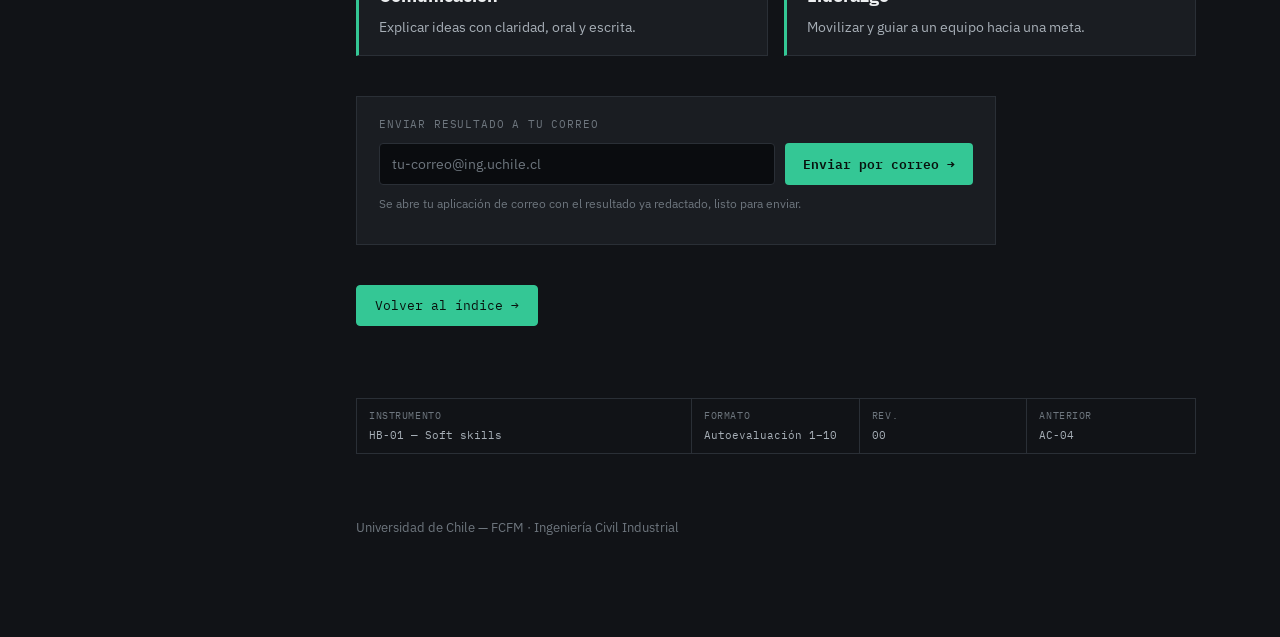
<file: soft-skills.html>
<!DOCTYPE html>
<html lang="es">
<head>
<meta charset="UTF-8">
<meta name="viewport" content="width=device-width, initial-scale=1.0">
<title>HB-01 · Soft skills — Plano</title>
<link rel="preconnect" href="https://fonts.googleapis.com">
<link href="https://fonts.googleapis.com/css2?family=IBM+Plex+Sans:wght@400;500;600;700&family=IBM+Plex+Mono:wght@400;500;600&display=swap" rel="stylesheet">
<link rel="stylesheet" href="styles.css">
<style>

  .hero-eyebrow{
    font-family:'IBM Plex Mono', monospace;
    font-size:12px;
    letter-spacing:0.14em;
    text-transform:uppercase;
    color:var(--ink-soft);
    margin-bottom:14px;
  }
  .hero-title{
    font-family:'IBM Plex Sans', sans-serif;
    font-weight:700;
    font-size:clamp(38px, 6vw, 56px);
    line-height:1.02;
    letter-spacing:-0.01em;
    margin:0 0 16px;
  }
  .hero-sub{
    max-width:600px;
    font-size:16px;
    color:var(--ink-soft);
    margin-bottom:20px;
  }
  .spec-strip{
    display:flex;
    flex-wrap:wrap;
    gap:0;
    border:1px solid var(--ink);
    margin-bottom:44px;
  }
  .spec-cell{
    flex:1 1 140px;
    padding:12px 16px;
    border-right:1px solid var(--ink);
    font-family:'IBM Plex Mono', monospace;
  }
  .spec-cell:last-child{border-right:none;}
  .spec-cell .k{display:block; font-size:9.5px; letter-spacing:0.06em; text-transform:uppercase; color:var(--ink-faint); margin-bottom:3px;}
  .spec-cell .v{font-size:13px; color:var(--ink);}

  .section-label{
    font-family:'IBM Plex Mono', monospace;
    font-size:11px;
    letter-spacing:0.1em;
    text-transform:uppercase;
    color:var(--ink-faint);
    margin-bottom:18px;
  }

  .skill-row{
    display:grid;
    grid-template-columns:200px 1fr 46px;
    align-items:center;
    gap:20px;
    padding:18px 0;
    border-bottom:1px solid var(--grid-line);
  }
  .skill-label .name{
    font-family:'IBM Plex Sans', sans-serif;
    font-weight:600;
    font-size:15.5px;
    display:block;
  }
  .skill-label .desc{
    font-size:12px;
    color:var(--ink-faint);
    margin-top:2px;
    display:block;
  }
  .skill-slider{
    width:100%;
    -webkit-appearance:none;
    appearance:none;
    height:6px;
    background:var(--grid-line);
    border:1px solid var(--grid-line);
    outline:none;
    cursor:pointer;
  }
  .skill-slider::-webkit-slider-thumb{
    -webkit-appearance:none;
    width:18px;
    height:18px;
    border-radius:50%;
    background:var(--ink);
    border:2px solid var(--accent);
    cursor:pointer;
  }
  .skill-slider::-moz-range-thumb{
    width:16px;
    height:16px;
    border-radius:50%;
    background:var(--ink);
    border:2px solid var(--accent);
    cursor:pointer;
  }
  .skill-value{
    font-family:'IBM Plex Mono', monospace;
    font-size:14px;
    text-align:right;
    color:var(--ink);
  }

  .results-block{margin-top:56px;}

  @media (max-width: 620px){
    .skill-row{grid-template-columns:1fr; gap:8px;}
    .skill-value{text-align:left;}
  }
</style>
</head>
<body>

<button class="menu-toggle" id="menuToggle" aria-label="Abrir menú">≡</button>

<div class="shell">

  <nav class="sidebar" id="sidebar">
    <div class="sidebar-brand">
      <a href="index.html" style="text-decoration:none;">
        <div class="sidebar-eyebrow">FCFM · Ingeniería Civil Industrial</div>
        <div class="sidebar-logo">PLAN<span>O</span></div>
      </a>
      <div class="sidebar-tag">registro de instrumentos</div>
    </div>

    <div class="nav-group">
      <div class="nav-group-title">01 · Autoconocimiento</div>
      <a class="nav-link" href="index.html#autoconocimiento"><span class="nav-code">AC-01</span>16Personalities<span class="nav-dot ok"></span></a>
      <a class="nav-link" href="schein.html"><span class="nav-code">AC-02</span>Anclas de Schein<span class="nav-dot ok"></span></a>
      <a class="nav-link" href="area-ici.html"><span class="nav-code">AC-03</span>Área ICI<span class="nav-dot ok"></span></a>
      <a class="nav-link" href="eneagrama.html"><span class="nav-code">AC-04</span>Eneagrama<span class="nav-dot ok"></span></a>
      <a class="nav-link" href="cliftonstrengths.html"><span class="nav-code">AC-05</span>CliftonStrengths<span class="nav-dot ok"></span></a>
    </div>

    <div class="nav-group">
      <div class="nav-group-title">02 · Habilidades</div>
      <a class="nav-link active" href="soft-skills.html"><span class="nav-code">HB-01</span>Soft skills<span class="nav-dot ok"></span></a>
      <a class="nav-link" href="tech-tools.html"><span class="nav-code">HB-02</span>Herramientas técnicas<span class="nav-dot ok"></span></a>
    </div>

    <div class="nav-group">
      <div class="nav-group-title">03 · Perfil y comunidad</div>
      <a class="nav-link" href="perfil.html"><span class="nav-code">PC-01</span>Perfil público<span class="nav-dot ok"></span></a>
      <a class="nav-link" href="buscar.html"><span class="nav-code">PC-02</span>Búsqueda y match<span class="nav-dot ok"></span></a>
    </div>

    <div class="nav-group">
      <div class="nav-group-title">04 · Desarrollo profesional</div>
      <a class="nav-link" href="cv-builder.html"><span class="nav-code">DP-01</span>CV builder<span class="nav-dot ok"></span></a>
      <a class="nav-link" href="trayectorias.html"><span class="nav-code">DP-02</span>Trayectorias<span class="nav-dot ok"></span></a>
    </div>

    <div class="sidebar-foot">
      ● disponible &nbsp; ● próximo &nbsp; ● en cola
    </div>
  </nav>

  <main class="paper">
    <div class="container">

      <div class="hero-eyebrow">HB-01 · Habilidades</div>
      <h1 class="hero-title">Soft skills</h1>
      <p class="hero-sub">
        A diferencia de los tests anteriores, esto no se responde con afirmaciones sino con tu propia
        autoevaluación. Mueve cada control según qué tan fuerte te sientes hoy en cada habilidad —
        sé honesto/a, esto es lo que otros compañeros verán en tu ficha para armar equipo contigo.
      </p>

      <div class="spec-strip">
        <div class="spec-cell"><span class="k">Dimensiones</span><span class="v">6 habilidades</span></div>
        <div class="spec-cell"><span class="k">Formato</span><span class="v">autoevaluación 1–10</span></div>
        <div class="spec-cell"><span class="k">Duración</span><span class="v">~5 minutos</span></div>
        <div class="spec-cell"><span class="k">Resultado</span><span class="v">se actualiza en vivo</span></div>
      </div>

      <div class="section-label">Ajusta cada control</div>
      <div id="sliders"></div>

      <div class="results-block">
        <div class="results-eyebrow">Resultado · HB-01</div>
        <h2 class="results-title">Tu perfil de soft skills</h2>
        <p class="results-sub">Se actualiza mientras mueves los controles. Las dos habilidades más altas quedan destacadas como tus fortalezas principales.</p>

        <div id="barsContainer"></div>
        <div class="anchor-callouts" id="calloutsContainer"></div>

        <div class="share-box">
          <span class="label">Enviar resultado a tu correo</span>
          <div class="share-row">
            <input type="email" class="share-input" id="emailInput" placeholder="tu-correo@ing.uchile.cl">
            <button class="share-btn" id="emailBtn">Enviar por correo →</button>
          </div>
          <p class="share-note">Se abre tu aplicación de correo con el resultado ya redactado, listo para enviar.</p>
          <p class="share-error" id="emailError">Ingresa un correo válido antes de continuar.</p>
        </div>

        <div class="results-actions">
          <a class="nav-btn primary" href="index.html">Volver al índice →</a>
        </div>
      </div>

      <div class="titleblock">
        <div class="tb-cell"><span class="tb-label">Instrumento</span><span class="tb-value">HB-01 — Soft skills</span></div>
        <div class="tb-cell"><span class="tb-label">Formato</span><span class="tb-value">Autoevaluación 1–10</span></div>
        <div class="tb-cell"><span class="tb-label">Rev.</span><span class="tb-value">00</span></div>
        <div class="tb-cell"><span class="tb-label">Anterior</span><span class="tb-value">AC-04</span></div>
      </div>

      <footer class="site-footer">Universidad de Chile — FCFM · Ingeniería Civil Industrial</footer>

    </div>
  </main>

</div>

<style>
  .nav-btn{
    font-family:'IBM Plex Mono', monospace;
    font-size:13px;
    background:none;
    border:1px solid var(--ink-faint);
    color:var(--ink);
    padding:10px 18px;
    border-radius:var(--radius);
    cursor:pointer;
    text-decoration:none;
    display:inline-flex;
  }
  .nav-btn.primary{background:var(--accent); color:var(--accent-text); border-color:var(--accent);}
  .nav-btn.primary:hover{background:var(--accent-deep);}
</style>

<script>
  const SKILLS = {
    COM: { name: "Comunicación",      desc: "Explicar ideas con claridad, oral y escrita.", value: 6 },
    LID: { name: "Liderazgo",         desc: "Movilizar y guiar a un equipo hacia una meta.", value: 6 },
    EQU: { name: "Trabajo en equipo", desc: "Colaborar y ceder cuando el objetivo lo requiere.", value: 6 },
    NEG: { name: "Negociación",       desc: "Llegar a acuerdos que funcionen para ambas partes.", value: 6 },
    CRI: { name: "Pensamiento crítico", desc: "Cuestionar supuestos y evaluar evidencia.", value: 6 },
    ADA: { name: "Adaptabilidad",     desc: "Ajustarte rápido cuando el contexto cambia.", value: 6 }
  };

  const slidersContainer = document.getElementById('sliders');

  Object.entries(SKILLS).forEach(([code, skill]) => {
    const row = document.createElement('div');
    row.className = 'skill-row';
    row.innerHTML = `
      <div class="skill-label">
        <span class="name">${skill.name}</span>
        <span class="desc">${skill.desc}</span>
      </div>
      <input type="range" min="1" max="10" value="${skill.value}" class="skill-slider" data-code="${code}">
      <div class="skill-value" id="val-${code}">${skill.value}</div>
    `;
    slidersContainer.appendChild(row);
  });

  slidersContainer.querySelectorAll('.skill-slider').forEach(slider => {
    slider.addEventListener('input', (e) => {
      const code = e.target.dataset.code;
      SKILLS[code].value = parseInt(e.target.value);
      document.getElementById('val-' + code).textContent = e.target.value;
      renderResults();
    });
  });

  function renderResults(){
    const ranked = Object.entries(SKILLS).sort((a, b) => b[1].value - a[1].value);
    try{localStorage.setItem('plano_hb01',JSON.stringify(ranked.slice(0,2).map(r=>r[1].name)));}catch(e){}

    const barsContainer = document.getElementById('barsContainer');
    barsContainer.innerHTML = '';
    ranked.forEach(([code, skill], rank) => {
      const row = document.createElement('div');
      row.className = 'anchor-bar' + (rank === 0 ? ' top-1' : rank === 1 ? ' top-2' : '');
      row.innerHTML = `
        <span class="anchor-name">${skill.name}</span>
        <div class="anchor-track"><div class="anchor-fill" style="width:${skill.value * 10}%"></div></div>
        <span class="anchor-value">${skill.value}/10</span>
      `;
      barsContainer.appendChild(row);
    });

    const calloutsContainer = document.getElementById('calloutsContainer');
    calloutsContainer.innerHTML = '';
    ranked.slice(0, 2).forEach(([code, skill], rank) => {
      const div = document.createElement('div');
      div.className = 'callout';
      div.innerHTML = `
        <div class="rank">${rank === 0 ? 'Fortaleza principal' : 'Segunda fortaleza'}</div>
        <h4>${skill.name}</h4>
        <p>${skill.desc}</p>
      `;
      calloutsContainer.appendChild(div);
    });
  }

  renderResults();

  /* ---------------- send result by email (mailto) ---------------- */
  const emailInput = document.getElementById('emailInput');
  const emailBtn = document.getElementById('emailBtn');
  const emailError = document.getElementById('emailError');

  emailBtn.addEventListener('click', () => {
    const email = emailInput.value.trim();
    const valid = /^[^\s@]+@[^\s@]+\.[^\s@]+$/.test(email);
    if(!valid){
      emailError.classList.add('visible');
      return;
    }
    emailError.classList.remove('visible');

    const ranked = Object.entries(SKILLS).sort((a, b) => b[1].value - a[1].value);
    const lines = ranked.map(([code, skill], i) => `${i + 1}. ${skill.name} — ${skill.value}/10`).join('\n');

    const subject = 'Mi resultado — HB-01 Soft skills';
    const body =
`Autoevaluación de soft skills — Plano, ICI U. de Chile

Fortaleza principal: ${ranked[0][1].name}
Segunda fortaleza: ${ranked[1][1].name}

Puntaje completo:
${lines}

Generado en Plano — red profesional ICI.`;

    const mailto = `mailto:${encodeURIComponent(email)}?subject=${encodeURIComponent(subject)}&body=${encodeURIComponent(body)}`;
    window.location.href = mailto;
  });

  /* ---------------- sidebar mobile toggle ---------------- */
  const toggle = document.getElementById('menuToggle');
  const sidebar = document.getElementById('sidebar');
  toggle.addEventListener('click', () => sidebar.classList.toggle('open'));
</script>

</body>
</html>
</file>
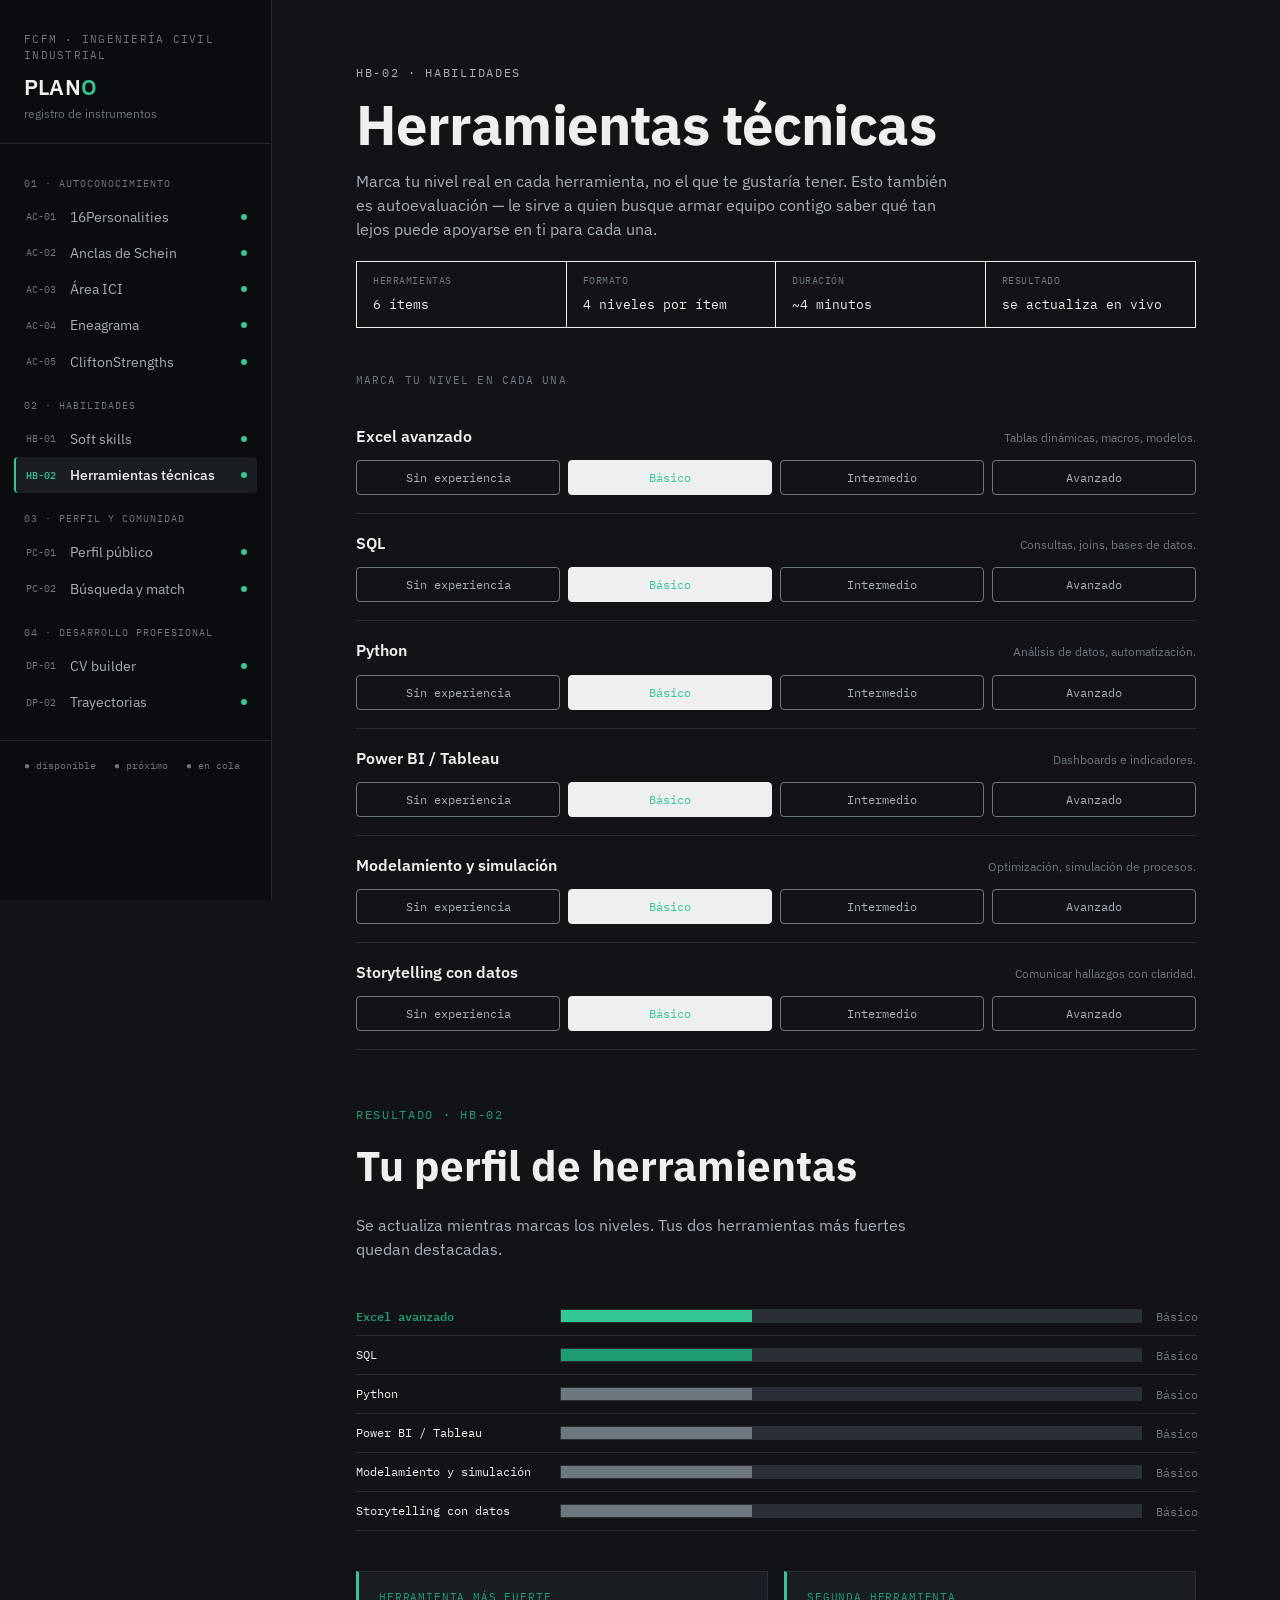
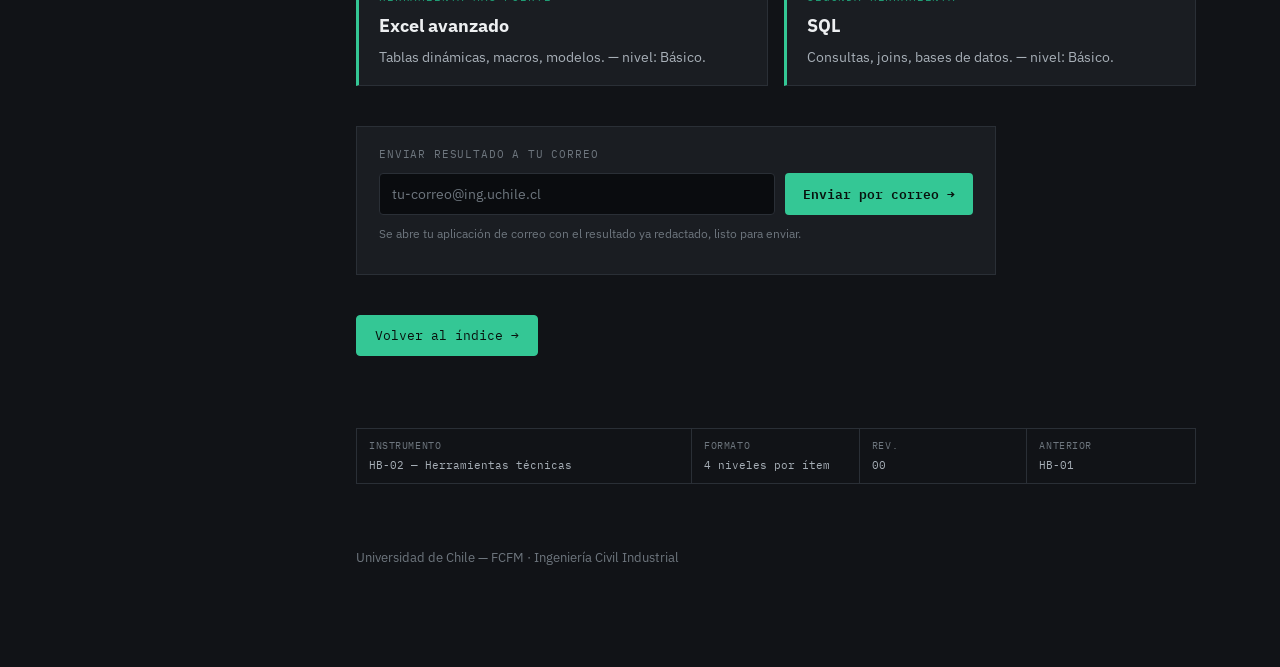
<file: tech-tools.html>
<!DOCTYPE html>
<html lang="es">
<head>
<meta charset="UTF-8">
<meta name="viewport" content="width=device-width, initial-scale=1.0">
<title>HB-02 · Herramientas técnicas — Plano</title>
<link rel="preconnect" href="https://fonts.googleapis.com">
<link href="https://fonts.googleapis.com/css2?family=IBM+Plex+Sans:wght@400;500;600;700&family=IBM+Plex+Mono:wght@400;500;600&display=swap" rel="stylesheet">
<link rel="stylesheet" href="styles.css">
<style>

  .hero-eyebrow{
    font-family:'IBM Plex Mono', monospace;
    font-size:12px;
    letter-spacing:0.14em;
    text-transform:uppercase;
    color:var(--ink-soft);
    margin-bottom:14px;
  }
  .hero-title{
    font-family:'IBM Plex Sans', sans-serif;
    font-weight:700;
    font-size:clamp(38px, 6vw, 56px);
    line-height:1.02;
    letter-spacing:-0.01em;
    margin:0 0 16px;
  }
  .hero-sub{
    max-width:600px;
    font-size:16px;
    color:var(--ink-soft);
    margin-bottom:20px;
  }
  .spec-strip{
    display:flex;
    flex-wrap:wrap;
    gap:0;
    border:1px solid var(--ink);
    margin-bottom:44px;
  }
  .spec-cell{
    flex:1 1 140px;
    padding:12px 16px;
    border-right:1px solid var(--ink);
    font-family:'IBM Plex Mono', monospace;
  }
  .spec-cell:last-child{border-right:none;}
  .spec-cell .k{display:block; font-size:9.5px; letter-spacing:0.06em; text-transform:uppercase; color:var(--ink-faint); margin-bottom:3px;}
  .spec-cell .v{font-size:13px; color:var(--ink);}

  .section-label{
    font-family:'IBM Plex Mono', monospace;
    font-size:11px;
    letter-spacing:0.1em;
    text-transform:uppercase;
    color:var(--ink-faint);
    margin-bottom:18px;
  }

  .tool-row{
    padding:18px 0;
    border-bottom:1px solid var(--grid-line);
  }
  .tool-head{
    display:flex;
    justify-content:space-between;
    align-items:baseline;
    margin-bottom:12px;
    gap:12px;
  }
  .tool-head .name{
    font-family:'IBM Plex Sans', sans-serif;
    font-weight:600;
    font-size:15.5px;
  }
  .tool-head .desc{
    font-size:12px;
    color:var(--ink-faint);
  }
  .level-row{
    display:grid;
    grid-template-columns:repeat(4, 1fr);
    gap:8px;
  }
  .level-btn{
    font-family:'IBM Plex Mono', monospace;
    font-size:12px;
    padding:9px 6px;
    text-align:center;
    border:1px solid var(--ink-faint);
    background:transparent;
    color:var(--ink-soft);
    border-radius:var(--radius);
    cursor:pointer;
    transition:background 0.12s ease, color 0.12s ease, border-color 0.12s ease;
  }
  .level-btn:hover{border-color:var(--ink);}
  .level-btn.selected{
    background:var(--ink);
    color:var(--accent);
    border-color:var(--ink);
  }

  .results-block{margin-top:56px;}

  @media (max-width: 560px){
    .level-row{grid-template-columns:repeat(2, 1fr);}
  }
</style>
</head>
<body>

<button class="menu-toggle" id="menuToggle" aria-label="Abrir menú">≡</button>

<div class="shell">

  <nav class="sidebar" id="sidebar">
    <div class="sidebar-brand">
      <a href="index.html" style="text-decoration:none;">
        <div class="sidebar-eyebrow">FCFM · Ingeniería Civil Industrial</div>
        <div class="sidebar-logo">PLAN<span>O</span></div>
      </a>
      <div class="sidebar-tag">registro de instrumentos</div>
    </div>

    <div class="nav-group">
      <div class="nav-group-title">01 · Autoconocimiento</div>
      <a class="nav-link" href="index.html#autoconocimiento"><span class="nav-code">AC-01</span>16Personalities<span class="nav-dot ok"></span></a>
      <a class="nav-link" href="schein.html"><span class="nav-code">AC-02</span>Anclas de Schein<span class="nav-dot ok"></span></a>
      <a class="nav-link" href="area-ici.html"><span class="nav-code">AC-03</span>Área ICI<span class="nav-dot ok"></span></a>
      <a class="nav-link" href="eneagrama.html"><span class="nav-code">AC-04</span>Eneagrama<span class="nav-dot ok"></span></a>
      <a class="nav-link" href="cliftonstrengths.html"><span class="nav-code">AC-05</span>CliftonStrengths<span class="nav-dot ok"></span></a>
    </div>

    <div class="nav-group">
      <div class="nav-group-title">02 · Habilidades</div>
      <a class="nav-link" href="soft-skills.html"><span class="nav-code">HB-01</span>Soft skills<span class="nav-dot ok"></span></a>
      <a class="nav-link active" href="tech-tools.html"><span class="nav-code">HB-02</span>Herramientas técnicas<span class="nav-dot ok"></span></a>
    </div>

    <div class="nav-group">
      <div class="nav-group-title">03 · Perfil y comunidad</div>
      <a class="nav-link" href="perfil.html"><span class="nav-code">PC-01</span>Perfil público<span class="nav-dot ok"></span></a>
      <a class="nav-link" href="buscar.html"><span class="nav-code">PC-02</span>Búsqueda y match<span class="nav-dot ok"></span></a>
    </div>

    <div class="nav-group">
      <div class="nav-group-title">04 · Desarrollo profesional</div>
      <a class="nav-link" href="cv-builder.html"><span class="nav-code">DP-01</span>CV builder<span class="nav-dot ok"></span></a>
      <a class="nav-link" href="trayectorias.html"><span class="nav-code">DP-02</span>Trayectorias<span class="nav-dot ok"></span></a>
    </div>

    <div class="sidebar-foot">
      ● disponible &nbsp; ● próximo &nbsp; ● en cola
    </div>
  </nav>

  <main class="paper">
    <div class="container">

      <div class="hero-eyebrow">HB-02 · Habilidades</div>
      <h1 class="hero-title">Herramientas técnicas</h1>
      <p class="hero-sub">
        Marca tu nivel real en cada herramienta, no el que te gustaría tener. Esto también es
        autoevaluación — le sirve a quien busque armar equipo contigo saber qué tan lejos puede
        apoyarse en ti para cada una.
      </p>

      <div class="spec-strip">
        <div class="spec-cell"><span class="k">Herramientas</span><span class="v">6 ítems</span></div>
        <div class="spec-cell"><span class="k">Formato</span><span class="v">4 niveles por ítem</span></div>
        <div class="spec-cell"><span class="k">Duración</span><span class="v">~4 minutos</span></div>
        <div class="spec-cell"><span class="k">Resultado</span><span class="v">se actualiza en vivo</span></div>
      </div>

      <div class="section-label">Marca tu nivel en cada una</div>
      <div id="tools"></div>

      <div class="results-block">
        <div class="results-eyebrow">Resultado · HB-02</div>
        <h2 class="results-title">Tu perfil de herramientas</h2>
        <p class="results-sub">Se actualiza mientras marcas los niveles. Tus dos herramientas más fuertes quedan destacadas.</p>

        <div id="barsContainer"></div>
        <div class="anchor-callouts" id="calloutsContainer"></div>

        <div class="share-box">
          <span class="label">Enviar resultado a tu correo</span>
          <div class="share-row">
            <input type="email" class="share-input" id="emailInput" placeholder="tu-correo@ing.uchile.cl">
            <button class="share-btn" id="emailBtn">Enviar por correo →</button>
          </div>
          <p class="share-note">Se abre tu aplicación de correo con el resultado ya redactado, listo para enviar.</p>
          <p class="share-error" id="emailError">Ingresa un correo válido antes de continuar.</p>
        </div>

        <div class="results-actions">
          <a class="nav-btn primary" href="index.html">Volver al índice →</a>
        </div>
      </div>

      <div class="titleblock">
        <div class="tb-cell"><span class="tb-label">Instrumento</span><span class="tb-value">HB-02 — Herramientas técnicas</span></div>
        <div class="tb-cell"><span class="tb-label">Formato</span><span class="tb-value">4 niveles por ítem</span></div>
        <div class="tb-cell"><span class="tb-label">Rev.</span><span class="tb-value">00</span></div>
        <div class="tb-cell"><span class="tb-label">Anterior</span><span class="tb-value">HB-01</span></div>
      </div>

      <footer class="site-footer">Universidad de Chile — FCFM · Ingeniería Civil Industrial</footer>

    </div>
  </main>

</div>

<style>
  .nav-btn{
    font-family:'IBM Plex Mono', monospace;
    font-size:13px;
    background:none;
    border:1px solid var(--ink-faint);
    color:var(--ink);
    padding:10px 18px;
    border-radius:var(--radius);
    cursor:pointer;
    text-decoration:none;
    display:inline-flex;
  }
  .nav-btn.primary{background:var(--accent); color:var(--accent-text); border-color:var(--accent);}
  .nav-btn.primary:hover{background:var(--accent-deep);}
</style>

<script>
  const LEVELS = ["Sin experiencia", "Básico", "Intermedio", "Avanzado"];

  const TOOLS = {
    EXC: { name: "Excel avanzado",          desc: "Tablas dinámicas, macros, modelos.", value: 1 },
    SQL: { name: "SQL",                     desc: "Consultas, joins, bases de datos.", value: 1 },
    PY:  { name: "Python",                  desc: "Análisis de datos, automatización.", value: 1 },
    BI:  { name: "Power BI / Tableau",      desc: "Dashboards e indicadores.", value: 1 },
    SIM: { name: "Modelamiento y simulación", desc: "Optimización, simulación de procesos.", value: 1 },
    STY: { name: "Storytelling con datos",  desc: "Comunicar hallazgos con claridad.", value: 1 }
  };

  const toolsContainer = document.getElementById('tools');

  Object.entries(TOOLS).forEach(([code, tool]) => {
    const row = document.createElement('div');
    row.className = 'tool-row';
    const levelButtons = LEVELS.map((label, idx) =>
      `<button type="button" class="level-btn${idx === tool.value ? ' selected' : ''}" data-code="${code}" data-level="${idx}">${label}</button>`
    ).join('');
    row.innerHTML = `
      <div class="tool-head">
        <span class="name">${tool.name}</span>
        <span class="desc">${tool.desc}</span>
      </div>
      <div class="level-row">${levelButtons}</div>
    `;
    toolsContainer.appendChild(row);
  });

  toolsContainer.querySelectorAll('.level-btn').forEach(btn => {
    btn.addEventListener('click', () => {
      const code = btn.dataset.code;
      const level = parseInt(btn.dataset.level);
      TOOLS[code].value = level;
      toolsContainer.querySelectorAll(`.level-btn[data-code="${code}"]`).forEach(b => {
        b.classList.toggle('selected', parseInt(b.dataset.level) === level);
      });
      renderResults();
    });
  });

  function renderResults(){
    const ranked = Object.entries(TOOLS).sort((a, b) => b[1].value - a[1].value);
    try{localStorage.setItem('plano_hb02',JSON.stringify(ranked.slice(0,2).map(r=>r[1].name)));}catch(e){}

    const barsContainer = document.getElementById('barsContainer');
    barsContainer.innerHTML = '';
    ranked.forEach(([code, tool], rank) => {
      const row = document.createElement('div');
      row.className = 'anchor-bar' + (rank === 0 ? ' top-1' : rank === 1 ? ' top-2' : '');
      row.innerHTML = `
        <span class="anchor-name">${tool.name}</span>
        <div class="anchor-track"><div class="anchor-fill" style="width:${(tool.value / 3 * 100).toFixed(0)}%"></div></div>
        <span class="anchor-value">${LEVELS[tool.value]}</span>
      `;
      barsContainer.appendChild(row);
    });

    const calloutsContainer = document.getElementById('calloutsContainer');
    calloutsContainer.innerHTML = '';
    ranked.slice(0, 2).forEach(([code, tool], rank) => {
      const div = document.createElement('div');
      div.className = 'callout';
      div.innerHTML = `
        <div class="rank">${rank === 0 ? 'Herramienta más fuerte' : 'Segunda herramienta'}</div>
        <h4>${tool.name}</h4>
        <p>${tool.desc} — nivel: ${LEVELS[tool.value]}.</p>
      `;
      calloutsContainer.appendChild(div);
    });
  }

  renderResults();

  /* ---------------- send result by email (mailto) ---------------- */
  const emailInput = document.getElementById('emailInput');
  const emailBtn = document.getElementById('emailBtn');
  const emailError = document.getElementById('emailError');

  emailBtn.addEventListener('click', () => {
    const email = emailInput.value.trim();
    const valid = /^[^\s@]+@[^\s@]+\.[^\s@]+$/.test(email);
    if(!valid){
      emailError.classList.add('visible');
      return;
    }
    emailError.classList.remove('visible');

    const ranked = Object.entries(TOOLS).sort((a, b) => b[1].value - a[1].value);
    const lines = ranked.map(([code, tool], i) => `${i + 1}. ${tool.name} — ${LEVELS[tool.value]}`).join('\n');

    const subject = 'Mi resultado — HB-02 Herramientas técnicas';
    const body =
`Autoevaluación de herramientas técnicas — Plano, ICI U. de Chile

Herramienta más fuerte: ${ranked[0][1].name} (${LEVELS[ranked[0][1].value]})
Segunda herramienta: ${ranked[1][1].name} (${LEVELS[ranked[1][1].value]})

Nivel completo:
${lines}

Generado en Plano — red profesional ICI.`;

    const mailto = `mailto:${encodeURIComponent(email)}?subject=${encodeURIComponent(subject)}&body=${encodeURIComponent(body)}`;
    window.location.href = mailto;
  });

  /* ---------------- sidebar mobile toggle ---------------- */
  const toggle = document.getElementById('menuToggle');
  const sidebar = document.getElementById('sidebar');
  toggle.addEventListener('click', () => sidebar.classList.toggle('open'));
</script>

</body>
</html>
</file>
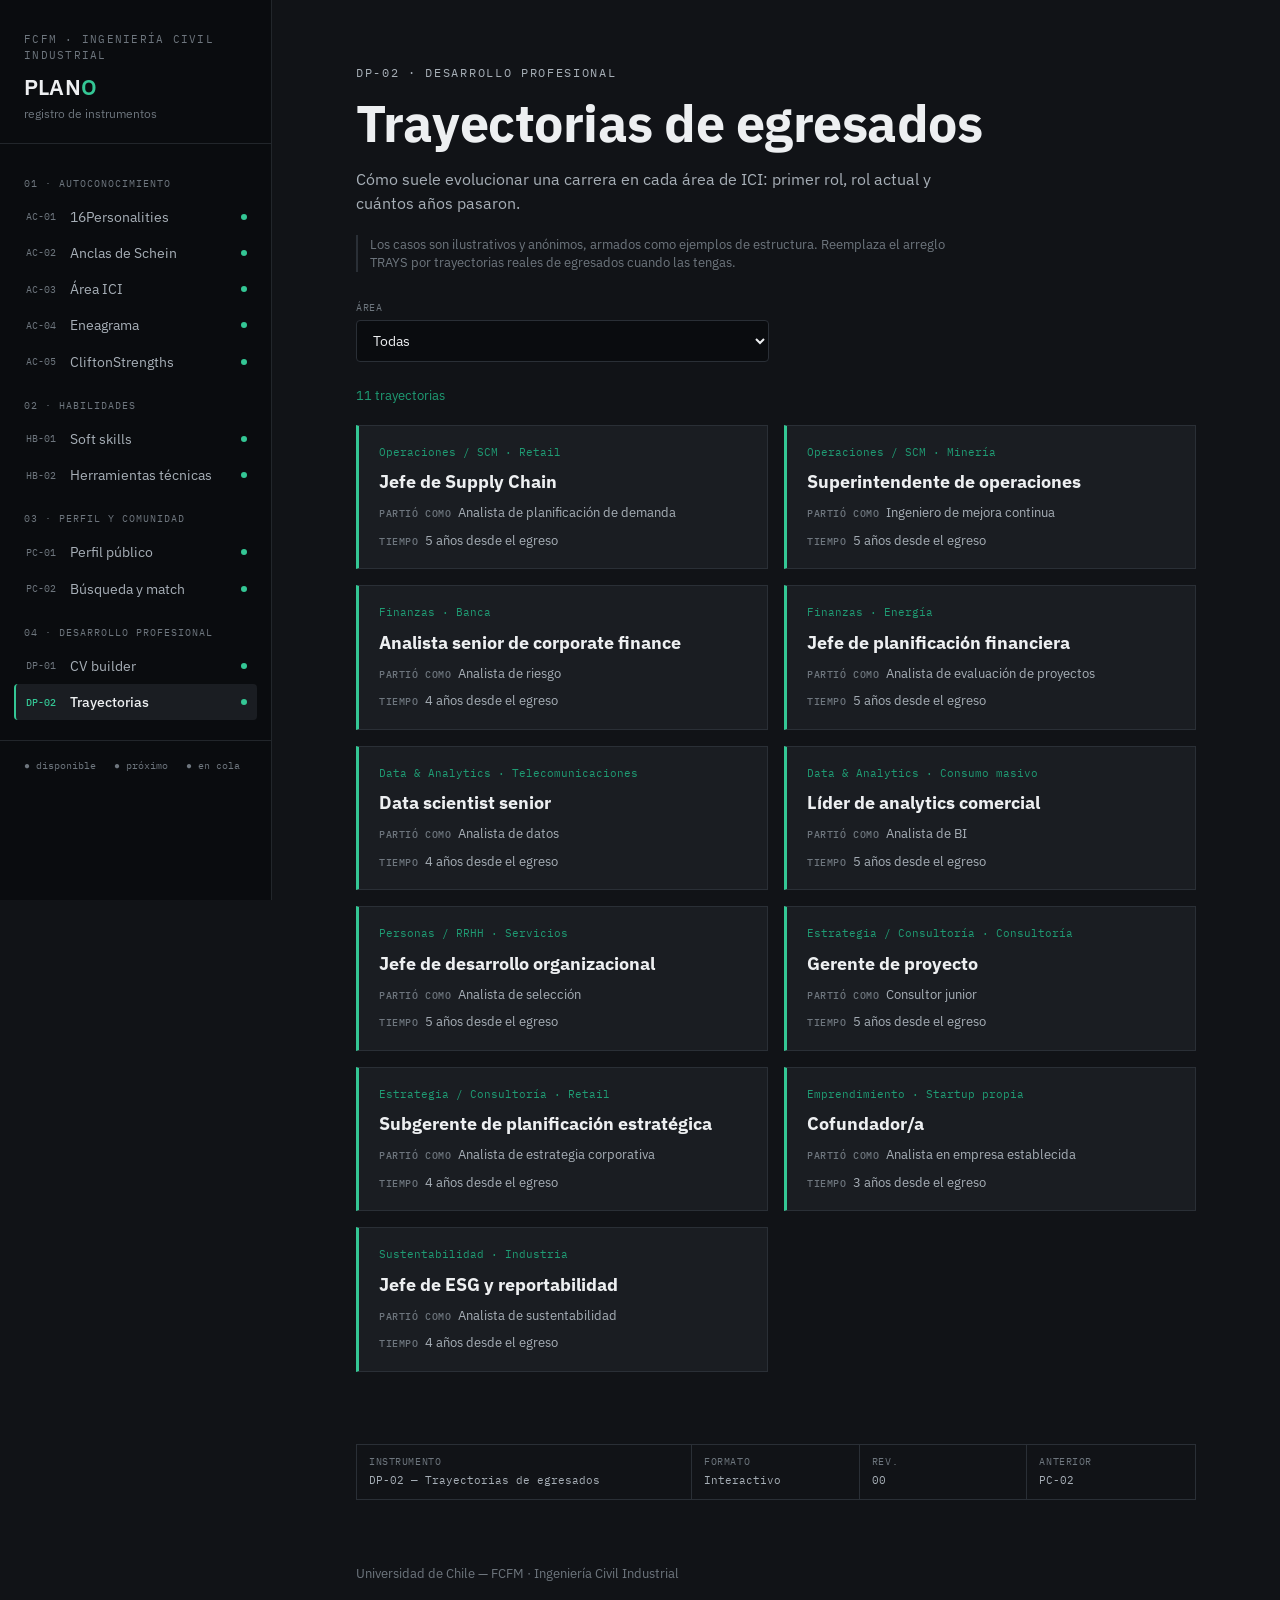
<file: trayectorias.html>
<!DOCTYPE html>
<html lang="es">
<head>
<meta charset="UTF-8">
<meta name="viewport" content="width=device-width, initial-scale=1.0">
<title>DP-02 · Trayectorias de egresados — Plano</title>
<link rel="preconnect" href="https://fonts.googleapis.com">
<link href="https://fonts.googleapis.com/css2?family=IBM+Plex+Sans:wght@400;500;600;700&family=IBM+Plex+Mono:wght@400;500;600&display=swap" rel="stylesheet">
<link rel="stylesheet" href="styles.css">
<style>
  .hero-eyebrow{font-family:'IBM Plex Mono',monospace;font-size:12px;letter-spacing:.14em;text-transform:uppercase;color:var(--ink-soft);margin-bottom:14px;}
  .hero-title{font-weight:700;font-size:clamp(34px,5.6vw,52px);line-height:1.05;letter-spacing:-.01em;margin:0 0 16px;}
  .hero-sub{max-width:620px;color:var(--ink-soft);margin-bottom:20px;}
  .disclaimer{font-size:12.5px;color:var(--ink-faint);max-width:620px;margin-bottom:28px;padding-left:12px;border-left:2px solid var(--grid-line);}
  .nav-btn{font-family:'IBM Plex Mono',monospace;font-size:13px;background:none;border:1px solid var(--ink-faint);color:var(--ink);padding:10px 18px;border-radius:var(--radius);cursor:pointer;text-decoration:none;display:inline-flex;}
  .nav-btn:hover{border-color:var(--ink);} .nav-btn.primary{background:var(--accent);color:var(--accent-text);border-color:var(--accent);} .nav-btn.primary:hover{background:var(--accent-deep);}
  .fgrid{display:grid;grid-template-columns:1fr 1fr;gap:14px;margin-bottom:24px;}
  .field label{display:block;font-family:'IBM Plex Mono',monospace;font-size:10px;letter-spacing:.06em;text-transform:uppercase;color:var(--ink-faint);margin-bottom:5px;}
  .field input,.field select{width:100%;padding:10px 12px;border:1px solid var(--grid-line);border-radius:var(--radius);background:var(--panel);color:var(--ink);font:14px 'IBM Plex Sans',sans-serif;}
  .field input:focus,.field select:focus{outline:2px solid var(--accent);outline-offset:1px;}
  .pcard{background:var(--paper-deep);border:1px solid var(--grid-line);border-left:3px solid var(--accent);padding:18px 20px;display:flex;flex-direction:column;gap:8px;}
  .pcard h3{margin:0;font-size:18px;} .pcard .meta{font-family:'IBM Plex Mono',monospace;font-size:11px;color:var(--accent-deep);}
  .pcard .row{font-size:13px;color:var(--ink-soft);} .pcard .row b{font-family:'IBM Plex Mono',monospace;font-size:10px;letter-spacing:.06em;text-transform:uppercase;color:var(--ink-faint);font-weight:500;margin-right:6px;}
  .cards2{display:grid;grid-template-columns:repeat(auto-fill,minmax(280px,1fr));gap:16px;margin-top:20px;}
  .actions{display:flex;gap:12px;flex-wrap:wrap;margin-top:20px;}
  .msg{font-size:12.5px;color:var(--accent-deep);margin-top:10px;min-height:18px;}
  @media (max-width:620px){.fgrid{grid-template-columns:1fr;}}
</style>
</head>
<body>
<button class="menu-toggle" id="menuToggle" aria-label="Abrir menú">≡</button>
<div class="shell">
  <nav class="sidebar" id="sidebar">
    <div class="sidebar-brand">
      <a href="index.html" style="text-decoration:none;">
        <div class="sidebar-eyebrow">FCFM · Ingeniería Civil Industrial</div>
        <div class="sidebar-logo">PLAN<span>O</span></div>
      </a>
      <div class="sidebar-tag">registro de instrumentos</div>
    </div>

    <div class="nav-group">
      <div class="nav-group-title">01 · Autoconocimiento</div>
      <a class="nav-link" href="index.html#autoconocimiento"><span class="nav-code">AC-01</span>16Personalities<span class="nav-dot ok"></span></a>
      <a class="nav-link" href="schein.html"><span class="nav-code">AC-02</span>Anclas de Schein<span class="nav-dot ok"></span></a>
      <a class="nav-link" href="area-ici.html"><span class="nav-code">AC-03</span>Área ICI<span class="nav-dot ok"></span></a>
      <a class="nav-link" href="eneagrama.html"><span class="nav-code">AC-04</span>Eneagrama<span class="nav-dot ok"></span></a>
      <a class="nav-link" href="cliftonstrengths.html"><span class="nav-code">AC-05</span>CliftonStrengths<span class="nav-dot ok"></span></a>
    </div>

    <div class="nav-group">
      <div class="nav-group-title">02 · Habilidades</div>
      <a class="nav-link" href="soft-skills.html"><span class="nav-code">HB-01</span>Soft skills<span class="nav-dot ok"></span></a>
      <a class="nav-link" href="tech-tools.html"><span class="nav-code">HB-02</span>Herramientas técnicas<span class="nav-dot ok"></span></a>
    </div>

    <div class="nav-group">
      <div class="nav-group-title">03 · Perfil y comunidad</div>
      <a class="nav-link" href="perfil.html"><span class="nav-code">PC-01</span>Perfil público<span class="nav-dot ok"></span></a>
      <a class="nav-link" href="buscar.html"><span class="nav-code">PC-02</span>Búsqueda y match<span class="nav-dot ok"></span></a>
    </div>

    <div class="nav-group">
      <div class="nav-group-title">04 · Desarrollo profesional</div>
      <a class="nav-link" href="cv-builder.html"><span class="nav-code">DP-01</span>CV builder<span class="nav-dot ok"></span></a>
      <a class="nav-link active" href="trayectorias.html"><span class="nav-code">DP-02</span>Trayectorias<span class="nav-dot ok"></span></a>
    </div>

    <div class="sidebar-foot">
      ● disponible &nbsp; ● próximo &nbsp; ● en cola
    </div>
  </nav>
  <main class="paper">
    <div class="container">
      <div class="hero-eyebrow">DP-02 · Desarrollo profesional</div>
      <h1 class="hero-title">Trayectorias de egresados</h1>
      <p class="hero-sub">Cómo suele evolucionar una carrera en cada área de ICI: primer rol, rol actual y cuántos años pasaron.</p>
      <p class="disclaimer">Los casos son ilustrativos y anónimos, armados como ejemplos de estructura. Reemplaza el arreglo TRAYS por trayectorias reales de egresados cuando las tengas.</p>
      <div class="fgrid"><div class="field"><label for="q_area">Área</label><select id="q_area"><option value="">Todas</option><option>Operaciones / SCM</option><option>Finanzas</option><option>Data & Analytics</option><option>Personas / RRHH</option><option>Estrategia / Consultoría</option><option>Emprendimiento</option><option>Sustentabilidad</option></select></div></div>
      <div class="msg" id="count"></div>
      <div class="cards2" id="list"></div>
      <div class="titleblock">
        <div class="tb-cell"><span class="tb-label">Instrumento</span><span class="tb-value">DP-02 — Trayectorias de egresados</span></div>
        <div class="tb-cell"><span class="tb-label">Formato</span><span class="tb-value">Interactivo</span></div>
        <div class="tb-cell"><span class="tb-label">Rev.</span><span class="tb-value">00</span></div>
        <div class="tb-cell"><span class="tb-label">Anterior</span><span class="tb-value">PC-02</span></div>
      </div>
      <footer class="site-footer">Universidad de Chile — FCFM · Ingeniería Civil Industrial</footer>
    </div>
  </main>
</div>
<script>
const $=id=>document.getElementById(id);
$('menuToggle').addEventListener('click',()=>$('sidebar').classList.toggle('open'));
const TRAYS=[
{area:'Operaciones / SCM',sector:'Retail',first:'Analista de planificación de demanda',now:'Jefe de Supply Chain',yrs:5},
{area:'Operaciones / SCM',sector:'Minería',first:'Ingeniero de mejora continua',now:'Superintendente de operaciones',yrs:5},
{area:'Finanzas',sector:'Banca',first:'Analista de riesgo',now:'Analista senior de corporate finance',yrs:4},
{area:'Finanzas',sector:'Energía',first:'Analista de evaluación de proyectos',now:'Jefe de planificación financiera',yrs:5},
{area:'Data & Analytics',sector:'Telecomunicaciones',first:'Analista de datos',now:'Data scientist senior',yrs:4},
{area:'Data & Analytics',sector:'Consumo masivo',first:'Analista de BI',now:'Líder de analytics comercial',yrs:5},
{area:'Personas / RRHH',sector:'Servicios',first:'Analista de selección',now:'Jefe de desarrollo organizacional',yrs:5},
{area:'Estrategia / Consultoría',sector:'Consultoría',first:'Consultor junior',now:'Gerente de proyecto',yrs:5},
{area:'Estrategia / Consultoría',sector:'Retail',first:'Analista de estrategia corporativa',now:'Subgerente de planificación estratégica',yrs:4},
{area:'Emprendimiento',sector:'Startup propia',first:'Analista en empresa establecida',now:'Cofundador/a',yrs:3},
{area:'Sustentabilidad',sector:'Industria',first:'Analista de sustentabilidad',now:'Jefe de ESG y reportabilidad',yrs:4}
];
const esc=s=>String(s).replace(/[&<>]/g,c=>({'&':'&amp;','<':'&lt;','>':'&gt;'}[c]));
function draw(){
  const a=$('q_area').value,r=TRAYS.filter(t=>!a||t.area===a);
  $('count').textContent=r.length+' trayectoria'+(r.length===1?'':'s');
  $('list').innerHTML=r.map(t=>'<div class="pcard"><div class="meta">'+esc(t.area)+' · '+esc(t.sector)+'</div><h3>'+esc(t.now)+'</h3><div class="row"><b>Partió como</b>'+esc(t.first)+'</div><div class="row"><b>Tiempo</b>'+t.yrs+' años desde el egreso</div></div>').join('');
}
$('q_area').addEventListener('change',draw);draw();
</script>
</body>
</html>
</file>
<file: styles.css>
/* ============================================================
   PLANO — hoja de estilos compartida
   Tokens + estructura (sidebar / paper / cajetín) usados en
   todas las páginas del sitio. Los estilos propios de cada
   instrumento van en un <style> aparte dentro de cada página.
   ============================================================ */

:root{
  --paper:#111317;
  --paper-deep:#1A1D22;
  --grid-line:#2A2F36;
  --ink:#EDEFF1;
  --ink-soft:#A7AFB7;
  --ink-faint:#6E767E;
  --panel:#0A0C0F;
  --panel-line:#22262B;
  --accent:#34C795;
  --accent-deep:#1F9C74;
  --accent-text:#08110D;
  --ok:#34C795;
  --ok-bg:#132420;
  --wait:#7A828B;
  --wait-bg:#1B1E22;
  --next-bg:#12241D;
  --radius:4px;
  --sidebar-w:272px;
}

*{box-sizing:border-box;}
html{scroll-behavior:smooth;}
@media (prefers-reduced-motion: reduce){
  html{scroll-behavior:auto;}
  *{animation-duration:0.001ms !important; transition-duration:0.001ms !important;}
}

body{
  margin:0;
  background:var(--paper);
  color:var(--ink);
  font-family:'IBM Plex Sans', sans-serif;
  font-size:16px;
  line-height:1.5;
}

a{color:inherit;}

/* ---------- layout shell ---------- */
.shell{
  display:flex;
  min-height:100vh;
}

/* ---------- sidebar ---------- */
.sidebar{
  width:var(--sidebar-w);
  flex-shrink:0;
  background:var(--panel);
  color:var(--ink);
  position:sticky;
  top:0;
  height:100vh;
  overflow-y:auto;
  padding:32px 0 24px;
  border-right:1px solid var(--panel-line);
}

.sidebar-brand{
  padding:0 24px 20px;
  border-bottom:1px solid var(--panel-line);
  margin-bottom:18px;
}
.sidebar-eyebrow{
  font-family:'IBM Plex Mono', monospace;
  font-size:10.5px;
  letter-spacing:0.12em;
  color:var(--ink-faint);
  text-transform:uppercase;
}
.sidebar-logo{
  font-family:'IBM Plex Sans', sans-serif;
  font-size:22px;
  font-weight:600;
  letter-spacing:0.01em;
  margin:6px 0 2px;
  color:var(--ink);
}
.sidebar-logo span{color:var(--accent);}
.sidebar-tag{
  font-size:12px;
  color:var(--ink-faint);
}

.nav-group{
  padding:0 14px;
  margin-bottom:4px;
}
.nav-group-title{
  font-family:'IBM Plex Mono', monospace;
  font-size:10px;
  letter-spacing:0.1em;
  text-transform:uppercase;
  color:var(--ink-faint);
  padding:14px 10px 8px;
}
.nav-link{
  display:flex;
  align-items:center;
  gap:10px;
  padding:8px 10px;
  border-radius:var(--radius);
  text-decoration:none;
  color:var(--ink-soft);
  font-size:13.5px;
  border-left:2px solid transparent;
  transition:background 0.15s ease, color 0.15s ease, border-color 0.15s ease;
}
.nav-link:hover{
  background:var(--paper-deep);
  color:var(--ink);
}
.nav-link.active{
  background:var(--paper-deep);
  border-left-color:var(--accent);
  color:var(--ink);
  font-weight:500;
}
.nav-code{
  font-family:'IBM Plex Mono', monospace;
  font-size:10px;
  color:var(--ink-faint);
  min-width:34px;
}
.nav-link.active .nav-code{color:var(--accent);}
.nav-dot{
  width:6px;
  height:6px;
  border-radius:50%;
  margin-left:auto;
  flex-shrink:0;
  background:var(--wait);
}
.nav-dot.ok{background:var(--ok);}
.nav-dot.next{background:var(--accent);}

.sidebar-foot{
  margin-top:20px;
  padding:16px 24px 0;
  border-top:1px solid var(--panel-line);
  font-family:'IBM Plex Mono', monospace;
  font-size:10px;
  color:var(--ink-faint);
  line-height:1.7;
}

.menu-toggle{
  display:none;
  position:fixed;
  top:16px;
  left:16px;
  z-index:50;
  background:var(--paper);
  color:var(--ink);
  border:1px solid var(--grid-line);
  border-radius:var(--radius);
  width:42px;
  height:42px;
  font-family:'IBM Plex Mono', monospace;
  font-size:18px;
  cursor:pointer;
  box-shadow:0 4px 14px rgba(0,0,0,0.5);
}

/* ---------- main / content area ---------- */
.paper{
  flex:1;
  min-width:0;
  background:var(--paper);
  position:relative;
}

.container{
  max-width:920px;
  margin:0 auto;
  padding:64px 40px 40px;
}

/* ---------- title block (metadata footer, subtle nod to a cajetín) ---------- */
.titleblock{
  margin:72px 0 40px;
  border:1px solid var(--grid-line);
  font-family:'IBM Plex Mono', monospace;
  font-size:11px;
  display:grid;
  grid-template-columns:2fr 1fr 1fr 1fr;
}
.tb-cell{
  padding:10px 12px;
  border-right:1px solid var(--grid-line);
  border-top:1px solid var(--grid-line);
}
.tb-cell:last-child{border-right:none;}
.tb-cell:nth-child(-n+4){border-top:none;}
.tb-label{color:var(--ink-faint); display:block; margin-bottom:3px; text-transform:uppercase; letter-spacing:0.06em; font-size:9.5px;}
.tb-value{color:var(--ink-soft);}

footer.site-footer{
  padding:24px 0 60px;
  font-size:12.5px;
  color:var(--ink-faint);
}

/* ---------- share-by-email box (used on every results screen) ---------- */
.share-box{
  margin-top:40px;
  border:1px solid var(--grid-line);
  padding:20px 22px;
  background:var(--paper-deep);
  max-width:640px;
}
.share-box .label{
  font-family:'IBM Plex Mono', monospace;
  font-size:10.5px;
  letter-spacing:0.08em;
  text-transform:uppercase;
  color:var(--ink-faint);
  margin-bottom:10px;
  display:block;
}
.share-row{
  display:flex;
  gap:10px;
  flex-wrap:wrap;
}
.share-input{
  flex:1;
  min-width:200px;
  padding:10px 12px;
  border:1px solid var(--grid-line);
  border-radius:var(--radius);
  font-family:'IBM Plex Sans', sans-serif;
  font-size:14px;
  background:var(--panel);
  color:var(--ink);
}
.share-input::placeholder{color:var(--ink-faint);}
.share-input:focus{
  outline:2px solid var(--accent);
  outline-offset:1px;
  border-color:var(--accent);
}
.share-btn{
  font-family:'IBM Plex Mono', monospace;
  font-size:13px;
  background:var(--accent);
  color:var(--accent-text);
  border:none;
  padding:10px 18px;
  border-radius:var(--radius);
  cursor:pointer;
  white-space:nowrap;
  font-weight:600;
  transition:background 0.15s ease;
}
.share-btn:hover{background:var(--accent-deep);}
.share-note{
  font-size:11.5px;
  color:var(--ink-faint);
  margin-top:10px;
}
.share-error{
  font-size:11.5px;
  color:#FF7A5C;
  margin-top:10px;
  display:none;
}
.share-error.visible{display:block;}

/* ---------- results bar chart + callouts (reused across test result screens) ---------- */
.results-eyebrow{
  font-family:'IBM Plex Mono', monospace;
  font-size:12px;
  letter-spacing:0.14em;
  text-transform:uppercase;
  color:var(--accent-deep);
  margin-bottom:10px;
}
.results-title{
  font-family:'IBM Plex Sans', sans-serif;
  font-weight:700;
  font-size:clamp(30px, 5vw, 42px);
  margin:0 0 8px;
}
.results-sub{
  color:var(--ink-soft);
  max-width:600px;
  margin-bottom:36px;
}
.anchor-bar{
  display:grid;
  grid-template-columns:190px 1fr 40px;
  align-items:center;
  gap:14px;
  padding:10px 0;
  border-bottom:1px solid var(--grid-line);
}
.anchor-name{
  font-family:'IBM Plex Mono', monospace;
  font-size:12px;
  color:var(--ink);
}
.anchor-track{
  height:14px;
  background:var(--grid-line);
  border:1px solid var(--grid-line);
  position:relative;
}
.anchor-fill{height:100%; background:var(--ink-faint); transition:width 0.2s ease;}
.anchor-bar.top-1 .anchor-fill{background:var(--accent);}
.anchor-bar.top-2 .anchor-fill{background:var(--accent-deep);}
.anchor-bar.top-1 .anchor-name{color:var(--accent-deep); font-weight:600;}
.anchor-value{
  font-family:'IBM Plex Mono', monospace;
  font-size:11.5px;
  color:var(--ink-faint);
  text-align:right;
}
.anchor-callouts{
  margin-top:40px;
  display:grid;
  grid-template-columns:1fr 1fr;
  gap:16px;
}
.callout{
  background:var(--paper-deep);
  border:1px solid var(--grid-line);
  border-left:3px solid var(--accent);
  padding:18px 20px;
}
.callout .rank{
  font-family:'IBM Plex Mono', monospace;
  font-size:10.5px;
  letter-spacing:0.08em;
  text-transform:uppercase;
  color:var(--accent-deep);
  margin-bottom:6px;
}
.callout h4{
  font-family:'IBM Plex Sans', sans-serif;
  margin:0 0 8px;
  font-size:18px;
}
.callout p{
  font-size:13.5px;
  color:var(--ink-soft);
  margin:0;
}
.results-actions{
  display:flex;
  gap:12px;
  margin-top:40px;
  flex-wrap:wrap;
}
@media (max-width: 620px){
  .anchor-callouts{grid-template-columns:1fr;}
  .anchor-bar{grid-template-columns:112px 1fr 32px; gap:8px;}
}

@media (max-width: 880px){
  .sidebar{
    position:fixed;
    left:0; top:0; bottom:0;
    transform:translateX(-100%);
    z-index:40;
    transition:transform 0.2s ease;
    width:280px;
  }
  .sidebar.open{transform:translateX(0);}
  .menu-toggle{display:block;}
  .container{padding:88px 22px 40px;}
  .titleblock{grid-template-columns:1fr 1fr;}
}
</file>
